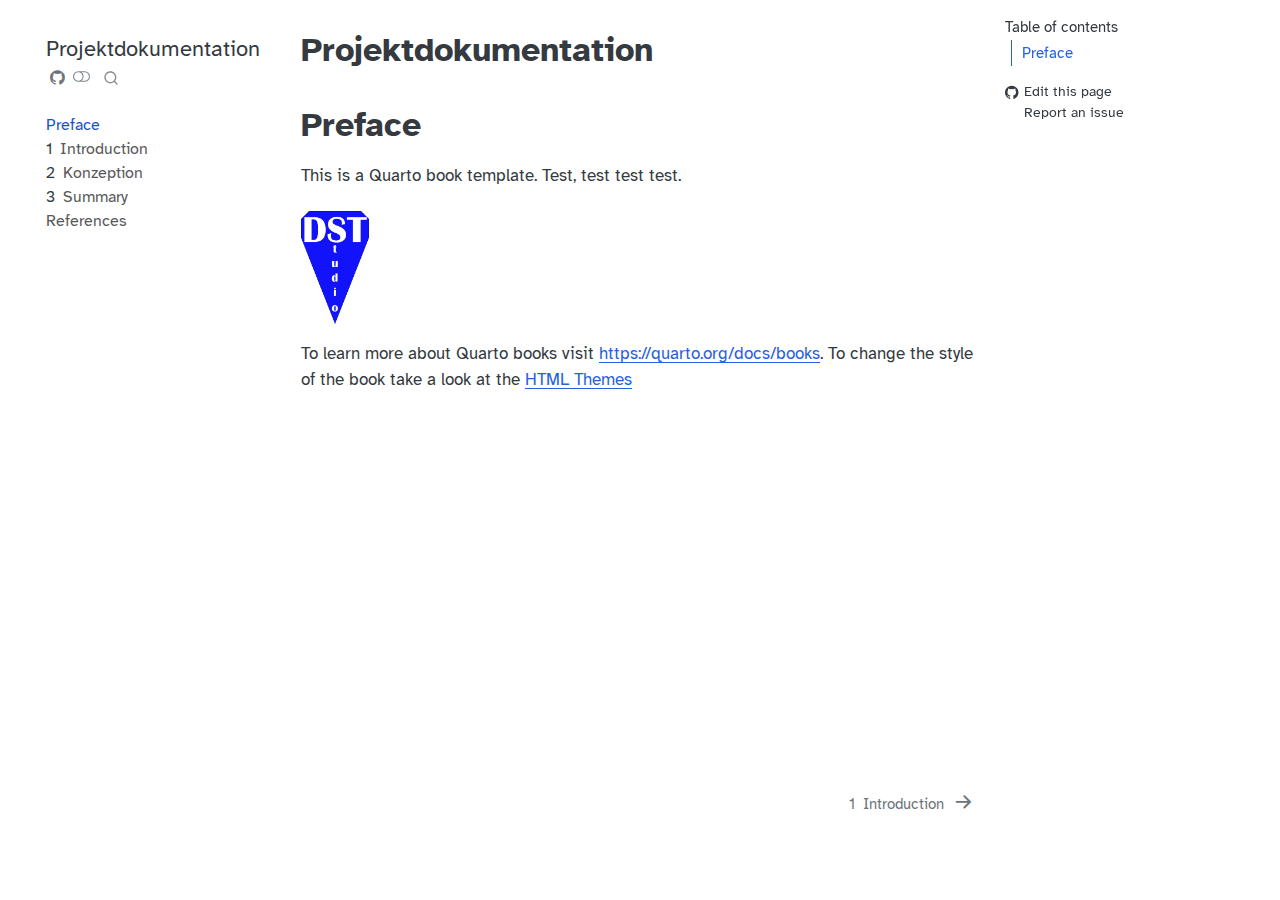
<file: index.html>
<!DOCTYPE html>
<html xmlns="http://www.w3.org/1999/xhtml" lang="en" xml:lang="en"><head>

<meta charset="utf-8">
<meta name="generator" content="quarto-1.4.549">

<meta name="viewport" content="width=device-width, initial-scale=1.0, user-scalable=yes">


<title>Projektdokumentation</title>
<style>
code{white-space: pre-wrap;}
span.smallcaps{font-variant: small-caps;}
div.columns{display: flex; gap: min(4vw, 1.5em);}
div.column{flex: auto; overflow-x: auto;}
div.hanging-indent{margin-left: 1.5em; text-indent: -1.5em;}
ul.task-list{list-style: none;}
ul.task-list li input[type="checkbox"] {
  width: 0.8em;
  margin: 0 0.8em 0.2em -1em; /* quarto-specific, see https://github.com/quarto-dev/quarto-cli/issues/4556 */ 
  vertical-align: middle;
}
</style>


<script src="site_libs/quarto-nav/quarto-nav.js"></script>
<script src="site_libs/quarto-nav/headroom.min.js"></script>
<script src="site_libs/clipboard/clipboard.min.js"></script>
<script src="site_libs/quarto-search/autocomplete.umd.js"></script>
<script src="site_libs/quarto-search/fuse.min.js"></script>
<script src="site_libs/quarto-search/quarto-search.js"></script>
<meta name="quarto:offset" content="./">
<link href="./intro.html" rel="next">
<link href=".//images/Logo_DST_wei.png" rel="icon" type="image/png">
<script src="site_libs/quarto-html/quarto.js"></script>
<script src="site_libs/quarto-html/popper.min.js"></script>
<script src="site_libs/quarto-html/tippy.umd.min.js"></script>
<script src="site_libs/quarto-html/anchor.min.js"></script>
<link href="site_libs/quarto-html/tippy.css" rel="stylesheet">
<link href="site_libs/quarto-html/quarto-syntax-highlighting.css" rel="stylesheet" class="quarto-color-scheme" id="quarto-text-highlighting-styles">
<link href="site_libs/quarto-html/quarto-syntax-highlighting-dark.css" rel="prefetch" class="quarto-color-scheme quarto-color-alternate" id="quarto-text-highlighting-styles">
<script src="site_libs/bootstrap/bootstrap.min.js"></script>
<link href="site_libs/bootstrap/bootstrap-icons.css" rel="stylesheet">
<link href="site_libs/bootstrap/bootstrap.min.css" rel="stylesheet" class="quarto-color-scheme" id="quarto-bootstrap" data-mode="light">
<link href="site_libs/bootstrap/bootstrap-dark.min.css" rel="prefetch" class="quarto-color-scheme quarto-color-alternate" id="quarto-bootstrap" data-mode="light">
<script id="quarto-search-options" type="application/json">{
  "location": "sidebar",
  "copy-button": false,
  "collapse-after": 3,
  "panel-placement": "start",
  "type": "overlay",
  "limit": 50,
  "keyboard-shortcut": [
    "f",
    "/",
    "s"
  ],
  "language": {
    "search-no-results-text": "No results",
    "search-matching-documents-text": "matching documents",
    "search-copy-link-title": "Copy link to search",
    "search-hide-matches-text": "Hide additional matches",
    "search-more-match-text": "more match in this document",
    "search-more-matches-text": "more matches in this document",
    "search-clear-button-title": "Clear",
    "search-text-placeholder": "",
    "search-detached-cancel-button-title": "Cancel",
    "search-submit-button-title": "Submit",
    "search-label": "Search"
  }
}</script>


<meta property="og:title" content="Projektdokumentation">
<meta property="og:description" content="">
<meta property="og:image" content="https://TimmySmq.github.io/dst-documenatation//images/Logo_DST_wei.png">
<meta property="og:site_name" content="Projektdokumentation">
<meta property="og:image:height" content="3233">
<meta property="og:image:width" content="1842">
</head>

<body class="nav-sidebar floating">

<div id="quarto-search-results"></div>
  <header id="quarto-header" class="headroom fixed-top">
  <nav class="quarto-secondary-nav">
    <div class="container-fluid d-flex">
      <button type="button" class="quarto-btn-toggle btn" data-bs-toggle="collapse" data-bs-target=".quarto-sidebar-collapse-item" aria-controls="quarto-sidebar" aria-expanded="false" aria-label="Toggle sidebar navigation" onclick="if (window.quartoToggleHeadroom) { window.quartoToggleHeadroom(); }">
        <i class="bi bi-layout-text-sidebar-reverse"></i>
      </button>
        <nav class="quarto-page-breadcrumbs" aria-label="breadcrumb"><ol class="breadcrumb"><li class="breadcrumb-item"><a href="./index.html">Preface</a></li></ol></nav>
        <a class="flex-grow-1" role="button" data-bs-toggle="collapse" data-bs-target=".quarto-sidebar-collapse-item" aria-controls="quarto-sidebar" aria-expanded="false" aria-label="Toggle sidebar navigation" onclick="if (window.quartoToggleHeadroom) { window.quartoToggleHeadroom(); }">      
        </a>
      <button type="button" class="btn quarto-search-button" aria-label="" onclick="window.quartoOpenSearch();">
        <i class="bi bi-search"></i>
      </button>
    </div>
  </nav>
</header>
<!-- content -->
<div id="quarto-content" class="quarto-container page-columns page-rows-contents page-layout-article">
<!-- sidebar -->
  <nav id="quarto-sidebar" class="sidebar collapse collapse-horizontal quarto-sidebar-collapse-item sidebar-navigation floating overflow-auto">
    <div class="pt-lg-2 mt-2 text-left sidebar-header">
    <div class="sidebar-title mb-0 py-0">
      <a href="./">Projektdokumentation</a> 
        <div class="sidebar-tools-main tools-wide">
    <a href="https://github.com/TimmySmq/dst-documenatation" title="Source Code" class="quarto-navigation-tool px-1" aria-label="Source Code"><i class="bi bi-github"></i></a>
  <a href="" class="quarto-color-scheme-toggle quarto-navigation-tool  px-1" onclick="window.quartoToggleColorScheme(); return false;" title="Toggle dark mode"><i class="bi"></i></a>
    <div id="quarto-search" class="quarto-navigation-tool px-1" title="Search"></div>
</div>
    </div>
      </div>
    <div class="sidebar-menu-container"> 
    <ul class="list-unstyled mt-1">
        <li class="sidebar-item">
  <div class="sidebar-item-container"> 
  <a href="./index.html" class="sidebar-item-text sidebar-link active">
 <span class="menu-text">Preface</span></a>
  </div>
</li>
        <li class="sidebar-item">
  <div class="sidebar-item-container"> 
  <a href="./intro.html" class="sidebar-item-text sidebar-link">
 <span class="menu-text"><span class="chapter-number">1</span>&nbsp; <span class="chapter-title">Introduction</span></span></a>
  </div>
</li>
        <li class="sidebar-item">
  <div class="sidebar-item-container"> 
  <a href="./konzeption.html" class="sidebar-item-text sidebar-link">
 <span class="menu-text"><span class="chapter-number">2</span>&nbsp; <span class="chapter-title">Konzeption</span></span></a>
  </div>
</li>
        <li class="sidebar-item">
  <div class="sidebar-item-container"> 
  <a href="./summary.html" class="sidebar-item-text sidebar-link">
 <span class="menu-text"><span class="chapter-number">3</span>&nbsp; <span class="chapter-title">Summary</span></span></a>
  </div>
</li>
        <li class="sidebar-item">
  <div class="sidebar-item-container"> 
  <a href="./references.html" class="sidebar-item-text sidebar-link">
 <span class="menu-text">References</span></a>
  </div>
</li>
    </ul>
    </div>
</nav>
<div id="quarto-sidebar-glass" class="quarto-sidebar-collapse-item" data-bs-toggle="collapse" data-bs-target=".quarto-sidebar-collapse-item"></div>
<!-- margin-sidebar -->
    <div id="quarto-margin-sidebar" class="sidebar margin-sidebar">
        <nav id="TOC" role="doc-toc" class="toc-active">
    <h2 id="toc-title">Table of contents</h2>
   
  <ul>
  <li><a href="#preface" id="toc-preface" class="nav-link active" data-scroll-target="#preface">Preface</a></li>
  </ul>
<div class="toc-actions"><ul><li><a href="https://github.com/TimmySmq/dst-documenatation/edit/main/index.qmd" class="toc-action"><i class="bi bi-github"></i>Edit this page</a></li><li><a href="https://github.com/TimmySmq/dst-documenatation/issues/new" class="toc-action"><i class="bi empty"></i>Report an issue</a></li></ul></div></nav>
    </div>
<!-- main -->
<main class="content" id="quarto-document-content">

<header id="title-block-header" class="quarto-title-block default">
<div class="quarto-title">
<h1 class="title">Projektdokumentation</h1>
</div>



<div class="quarto-title-meta">

    
  
    
  </div>
  


</header>


<section id="preface" class="level1 unnumbered">
<h1 class="unnumbered">Preface</h1>
<p>This is a Quarto book template. Test, test test test.</p>
<p><img src="images/Logo_DST_wei.png" class="img-fluid" style="width:10.0%"></p>
<p>To learn more about Quarto books visit <a href="https://quarto.org/docs/books" class="uri">https://quarto.org/docs/books</a>. To change the style of the book take a look at the <a href="https://quarto.org/docs/output-formats/html-themes.html">HTML Themes</a></p>


</section>

</main> <!-- /main -->
<script id="quarto-html-after-body" type="application/javascript">
window.document.addEventListener("DOMContentLoaded", function (event) {
  const toggleBodyColorMode = (bsSheetEl) => {
    const mode = bsSheetEl.getAttribute("data-mode");
    const bodyEl = window.document.querySelector("body");
    if (mode === "dark") {
      bodyEl.classList.add("quarto-dark");
      bodyEl.classList.remove("quarto-light");
    } else {
      bodyEl.classList.add("quarto-light");
      bodyEl.classList.remove("quarto-dark");
    }
  }
  const toggleBodyColorPrimary = () => {
    const bsSheetEl = window.document.querySelector("link#quarto-bootstrap");
    if (bsSheetEl) {
      toggleBodyColorMode(bsSheetEl);
    }
  }
  toggleBodyColorPrimary();  
  const disableStylesheet = (stylesheets) => {
    for (let i=0; i < stylesheets.length; i++) {
      const stylesheet = stylesheets[i];
      stylesheet.rel = 'prefetch';
    }
  }
  const enableStylesheet = (stylesheets) => {
    for (let i=0; i < stylesheets.length; i++) {
      const stylesheet = stylesheets[i];
      stylesheet.rel = 'stylesheet';
    }
  }
  const manageTransitions = (selector, allowTransitions) => {
    const els = window.document.querySelectorAll(selector);
    for (let i=0; i < els.length; i++) {
      const el = els[i];
      if (allowTransitions) {
        el.classList.remove('notransition');
      } else {
        el.classList.add('notransition');
      }
    }
  }
  const toggleGiscusIfUsed = (isAlternate, darkModeDefault) => {
    const baseTheme = document.querySelector('#giscus-base-theme')?.value ?? 'light';
    const alternateTheme = document.querySelector('#giscus-alt-theme')?.value ?? 'dark';
    let newTheme = '';
    if(darkModeDefault) {
      newTheme = isAlternate ? baseTheme : alternateTheme;
    } else {
      newTheme = isAlternate ? alternateTheme : baseTheme;
    }
    const changeGiscusTheme = () => {
      // From: https://github.com/giscus/giscus/issues/336
      const sendMessage = (message) => {
        const iframe = document.querySelector('iframe.giscus-frame');
        if (!iframe) return;
        iframe.contentWindow.postMessage({ giscus: message }, 'https://giscus.app');
      }
      sendMessage({
        setConfig: {
          theme: newTheme
        }
      });
    }
    const isGiscussLoaded = window.document.querySelector('iframe.giscus-frame') !== null;
    if (isGiscussLoaded) {
      changeGiscusTheme();
    }
  }
  const toggleColorMode = (alternate) => {
    // Switch the stylesheets
    const alternateStylesheets = window.document.querySelectorAll('link.quarto-color-scheme.quarto-color-alternate');
    manageTransitions('#quarto-margin-sidebar .nav-link', false);
    if (alternate) {
      enableStylesheet(alternateStylesheets);
      for (const sheetNode of alternateStylesheets) {
        if (sheetNode.id === "quarto-bootstrap") {
          toggleBodyColorMode(sheetNode);
        }
      }
    } else {
      disableStylesheet(alternateStylesheets);
      toggleBodyColorPrimary();
    }
    manageTransitions('#quarto-margin-sidebar .nav-link', true);
    // Switch the toggles
    const toggles = window.document.querySelectorAll('.quarto-color-scheme-toggle');
    for (let i=0; i < toggles.length; i++) {
      const toggle = toggles[i];
      if (toggle) {
        if (alternate) {
          toggle.classList.add("alternate");     
        } else {
          toggle.classList.remove("alternate");
        }
      }
    }
    // Hack to workaround the fact that safari doesn't
    // properly recolor the scrollbar when toggling (#1455)
    if (navigator.userAgent.indexOf('Safari') > 0 && navigator.userAgent.indexOf('Chrome') == -1) {
      manageTransitions("body", false);
      window.scrollTo(0, 1);
      setTimeout(() => {
        window.scrollTo(0, 0);
        manageTransitions("body", true);
      }, 40);  
    }
  }
  const isFileUrl = () => { 
    return window.location.protocol === 'file:';
  }
  const hasAlternateSentinel = () => {  
    let styleSentinel = getColorSchemeSentinel();
    if (styleSentinel !== null) {
      return styleSentinel === "alternate";
    } else {
      return false;
    }
  }
  const setStyleSentinel = (alternate) => {
    const value = alternate ? "alternate" : "default";
    if (!isFileUrl()) {
      window.localStorage.setItem("quarto-color-scheme", value);
    } else {
      localAlternateSentinel = value;
    }
  }
  const getColorSchemeSentinel = () => {
    if (!isFileUrl()) {
      const storageValue = window.localStorage.getItem("quarto-color-scheme");
      return storageValue != null ? storageValue : localAlternateSentinel;
    } else {
      return localAlternateSentinel;
    }
  }
  const darkModeDefault = false;
  let localAlternateSentinel = darkModeDefault ? 'alternate' : 'default';
  // Dark / light mode switch
  window.quartoToggleColorScheme = () => {
    // Read the current dark / light value 
    let toAlternate = !hasAlternateSentinel();
    toggleColorMode(toAlternate);
    setStyleSentinel(toAlternate);
    toggleGiscusIfUsed(toAlternate, darkModeDefault);
  };
  // Ensure there is a toggle, if there isn't float one in the top right
  if (window.document.querySelector('.quarto-color-scheme-toggle') === null) {
    const a = window.document.createElement('a');
    a.classList.add('top-right');
    a.classList.add('quarto-color-scheme-toggle');
    a.href = "";
    a.onclick = function() { try { window.quartoToggleColorScheme(); } catch {} return false; };
    const i = window.document.createElement("i");
    i.classList.add('bi');
    a.appendChild(i);
    window.document.body.appendChild(a);
  }
  // Switch to dark mode if need be
  if (hasAlternateSentinel()) {
    toggleColorMode(true);
  } else {
    toggleColorMode(false);
  }
  const icon = "";
  const anchorJS = new window.AnchorJS();
  anchorJS.options = {
    placement: 'right',
    icon: icon
  };
  anchorJS.add('.anchored');
  const isCodeAnnotation = (el) => {
    for (const clz of el.classList) {
      if (clz.startsWith('code-annotation-')) {                     
        return true;
      }
    }
    return false;
  }
  const clipboard = new window.ClipboardJS('.code-copy-button', {
    text: function(trigger) {
      const codeEl = trigger.previousElementSibling.cloneNode(true);
      for (const childEl of codeEl.children) {
        if (isCodeAnnotation(childEl)) {
          childEl.remove();
        }
      }
      return codeEl.innerText;
    }
  });
  clipboard.on('success', function(e) {
    // button target
    const button = e.trigger;
    // don't keep focus
    button.blur();
    // flash "checked"
    button.classList.add('code-copy-button-checked');
    var currentTitle = button.getAttribute("title");
    button.setAttribute("title", "Copied!");
    let tooltip;
    if (window.bootstrap) {
      button.setAttribute("data-bs-toggle", "tooltip");
      button.setAttribute("data-bs-placement", "left");
      button.setAttribute("data-bs-title", "Copied!");
      tooltip = new bootstrap.Tooltip(button, 
        { trigger: "manual", 
          customClass: "code-copy-button-tooltip",
          offset: [0, -8]});
      tooltip.show();    
    }
    setTimeout(function() {
      if (tooltip) {
        tooltip.hide();
        button.removeAttribute("data-bs-title");
        button.removeAttribute("data-bs-toggle");
        button.removeAttribute("data-bs-placement");
      }
      button.setAttribute("title", currentTitle);
      button.classList.remove('code-copy-button-checked');
    }, 1000);
    // clear code selection
    e.clearSelection();
  });
  function tippyHover(el, contentFn, onTriggerFn, onUntriggerFn) {
    const config = {
      allowHTML: true,
      maxWidth: 500,
      delay: 100,
      arrow: false,
      appendTo: function(el) {
          return el.parentElement;
      },
      interactive: true,
      interactiveBorder: 10,
      theme: 'quarto',
      placement: 'bottom-start',
    };
    if (contentFn) {
      config.content = contentFn;
    }
    if (onTriggerFn) {
      config.onTrigger = onTriggerFn;
    }
    if (onUntriggerFn) {
      config.onUntrigger = onUntriggerFn;
    }
    window.tippy(el, config); 
  }
  const noterefs = window.document.querySelectorAll('a[role="doc-noteref"]');
  for (var i=0; i<noterefs.length; i++) {
    const ref = noterefs[i];
    tippyHover(ref, function() {
      // use id or data attribute instead here
      let href = ref.getAttribute('data-footnote-href') || ref.getAttribute('href');
      try { href = new URL(href).hash; } catch {}
      const id = href.replace(/^#\/?/, "");
      const note = window.document.getElementById(id);
      return note.innerHTML;
    });
  }
  const xrefs = window.document.querySelectorAll('a.quarto-xref');
  const processXRef = (id, note) => {
    // Strip column container classes
    const stripColumnClz = (el) => {
      el.classList.remove("page-full", "page-columns");
      if (el.children) {
        for (const child of el.children) {
          stripColumnClz(child);
        }
      }
    }
    stripColumnClz(note)
    if (id === null || id.startsWith('sec-')) {
      // Special case sections, only their first couple elements
      const container = document.createElement("div");
      if (note.children && note.children.length > 2) {
        container.appendChild(note.children[0].cloneNode(true));
        for (let i = 1; i < note.children.length; i++) {
          const child = note.children[i];
          if (child.tagName === "P" && child.innerText === "") {
            continue;
          } else {
            container.appendChild(child.cloneNode(true));
            break;
          }
        }
        if (window.Quarto?.typesetMath) {
          window.Quarto.typesetMath(container);
        }
        return container.innerHTML
      } else {
        if (window.Quarto?.typesetMath) {
          window.Quarto.typesetMath(note);
        }
        return note.innerHTML;
      }
    } else {
      // Remove any anchor links if they are present
      const anchorLink = note.querySelector('a.anchorjs-link');
      if (anchorLink) {
        anchorLink.remove();
      }
      if (window.Quarto?.typesetMath) {
        window.Quarto.typesetMath(note);
      }
      // TODO in 1.5, we should make sure this works without a callout special case
      if (note.classList.contains("callout")) {
        return note.outerHTML;
      } else {
        return note.innerHTML;
      }
    }
  }
  for (var i=0; i<xrefs.length; i++) {
    const xref = xrefs[i];
    tippyHover(xref, undefined, function(instance) {
      instance.disable();
      let url = xref.getAttribute('href');
      let hash = undefined; 
      if (url.startsWith('#')) {
        hash = url;
      } else {
        try { hash = new URL(url).hash; } catch {}
      }
      if (hash) {
        const id = hash.replace(/^#\/?/, "");
        const note = window.document.getElementById(id);
        if (note !== null) {
          try {
            const html = processXRef(id, note.cloneNode(true));
            instance.setContent(html);
          } finally {
            instance.enable();
            instance.show();
          }
        } else {
          // See if we can fetch this
          fetch(url.split('#')[0])
          .then(res => res.text())
          .then(html => {
            const parser = new DOMParser();
            const htmlDoc = parser.parseFromString(html, "text/html");
            const note = htmlDoc.getElementById(id);
            if (note !== null) {
              const html = processXRef(id, note);
              instance.setContent(html);
            } 
          }).finally(() => {
            instance.enable();
            instance.show();
          });
        }
      } else {
        // See if we can fetch a full url (with no hash to target)
        // This is a special case and we should probably do some content thinning / targeting
        fetch(url)
        .then(res => res.text())
        .then(html => {
          const parser = new DOMParser();
          const htmlDoc = parser.parseFromString(html, "text/html");
          const note = htmlDoc.querySelector('main.content');
          if (note !== null) {
            // This should only happen for chapter cross references
            // (since there is no id in the URL)
            // remove the first header
            if (note.children.length > 0 && note.children[0].tagName === "HEADER") {
              note.children[0].remove();
            }
            const html = processXRef(null, note);
            instance.setContent(html);
          } 
        }).finally(() => {
          instance.enable();
          instance.show();
        });
      }
    }, function(instance) {
    });
  }
      let selectedAnnoteEl;
      const selectorForAnnotation = ( cell, annotation) => {
        let cellAttr = 'data-code-cell="' + cell + '"';
        let lineAttr = 'data-code-annotation="' +  annotation + '"';
        const selector = 'span[' + cellAttr + '][' + lineAttr + ']';
        return selector;
      }
      const selectCodeLines = (annoteEl) => {
        const doc = window.document;
        const targetCell = annoteEl.getAttribute("data-target-cell");
        const targetAnnotation = annoteEl.getAttribute("data-target-annotation");
        const annoteSpan = window.document.querySelector(selectorForAnnotation(targetCell, targetAnnotation));
        const lines = annoteSpan.getAttribute("data-code-lines").split(",");
        const lineIds = lines.map((line) => {
          return targetCell + "-" + line;
        })
        let top = null;
        let height = null;
        let parent = null;
        if (lineIds.length > 0) {
            //compute the position of the single el (top and bottom and make a div)
            const el = window.document.getElementById(lineIds[0]);
            top = el.offsetTop;
            height = el.offsetHeight;
            parent = el.parentElement.parentElement;
          if (lineIds.length > 1) {
            const lastEl = window.document.getElementById(lineIds[lineIds.length - 1]);
            const bottom = lastEl.offsetTop + lastEl.offsetHeight;
            height = bottom - top;
          }
          if (top !== null && height !== null && parent !== null) {
            // cook up a div (if necessary) and position it 
            let div = window.document.getElementById("code-annotation-line-highlight");
            if (div === null) {
              div = window.document.createElement("div");
              div.setAttribute("id", "code-annotation-line-highlight");
              div.style.position = 'absolute';
              parent.appendChild(div);
            }
            div.style.top = top - 2 + "px";
            div.style.height = height + 4 + "px";
            div.style.left = 0;
            let gutterDiv = window.document.getElementById("code-annotation-line-highlight-gutter");
            if (gutterDiv === null) {
              gutterDiv = window.document.createElement("div");
              gutterDiv.setAttribute("id", "code-annotation-line-highlight-gutter");
              gutterDiv.style.position = 'absolute';
              const codeCell = window.document.getElementById(targetCell);
              const gutter = codeCell.querySelector('.code-annotation-gutter');
              gutter.appendChild(gutterDiv);
            }
            gutterDiv.style.top = top - 2 + "px";
            gutterDiv.style.height = height + 4 + "px";
          }
          selectedAnnoteEl = annoteEl;
        }
      };
      const unselectCodeLines = () => {
        const elementsIds = ["code-annotation-line-highlight", "code-annotation-line-highlight-gutter"];
        elementsIds.forEach((elId) => {
          const div = window.document.getElementById(elId);
          if (div) {
            div.remove();
          }
        });
        selectedAnnoteEl = undefined;
      };
        // Handle positioning of the toggle
    window.addEventListener(
      "resize",
      throttle(() => {
        elRect = undefined;
        if (selectedAnnoteEl) {
          selectCodeLines(selectedAnnoteEl);
        }
      }, 10)
    );
    function throttle(fn, ms) {
    let throttle = false;
    let timer;
      return (...args) => {
        if(!throttle) { // first call gets through
            fn.apply(this, args);
            throttle = true;
        } else { // all the others get throttled
            if(timer) clearTimeout(timer); // cancel #2
            timer = setTimeout(() => {
              fn.apply(this, args);
              timer = throttle = false;
            }, ms);
        }
      };
    }
      // Attach click handler to the DT
      const annoteDls = window.document.querySelectorAll('dt[data-target-cell]');
      for (const annoteDlNode of annoteDls) {
        annoteDlNode.addEventListener('click', (event) => {
          const clickedEl = event.target;
          if (clickedEl !== selectedAnnoteEl) {
            unselectCodeLines();
            const activeEl = window.document.querySelector('dt[data-target-cell].code-annotation-active');
            if (activeEl) {
              activeEl.classList.remove('code-annotation-active');
            }
            selectCodeLines(clickedEl);
            clickedEl.classList.add('code-annotation-active');
          } else {
            // Unselect the line
            unselectCodeLines();
            clickedEl.classList.remove('code-annotation-active');
          }
        });
      }
  const findCites = (el) => {
    const parentEl = el.parentElement;
    if (parentEl) {
      const cites = parentEl.dataset.cites;
      if (cites) {
        return {
          el,
          cites: cites.split(' ')
        };
      } else {
        return findCites(el.parentElement)
      }
    } else {
      return undefined;
    }
  };
  var bibliorefs = window.document.querySelectorAll('a[role="doc-biblioref"]');
  for (var i=0; i<bibliorefs.length; i++) {
    const ref = bibliorefs[i];
    const citeInfo = findCites(ref);
    if (citeInfo) {
      tippyHover(citeInfo.el, function() {
        var popup = window.document.createElement('div');
        citeInfo.cites.forEach(function(cite) {
          var citeDiv = window.document.createElement('div');
          citeDiv.classList.add('hanging-indent');
          citeDiv.classList.add('csl-entry');
          var biblioDiv = window.document.getElementById('ref-' + cite);
          if (biblioDiv) {
            citeDiv.innerHTML = biblioDiv.innerHTML;
          }
          popup.appendChild(citeDiv);
        });
        return popup.innerHTML;
      });
    }
  }
});
</script>
<nav class="page-navigation">
  <div class="nav-page nav-page-previous">
  </div>
  <div class="nav-page nav-page-next">
      <a href="./intro.html" class="pagination-link" aria-label="<span class='chapter-number'>1</span>&nbsp; <span class='chapter-title'>Introduction</span>">
        <span class="nav-page-text"><span class="chapter-number">1</span>&nbsp; <span class="chapter-title">Introduction</span></span> <i class="bi bi-arrow-right-short"></i>
      </a>
  </div>
</nav>
</div> <!-- /content -->




<footer class="footer"><div class="nav-footer"><div class="nav-footer-center"><div class="toc-actions d-sm-block d-md-none"><ul><li><a href="https://github.com/TimmySmq/dst-documenatation/edit/main/index.qmd" class="toc-action"><i class="bi bi-github"></i>Edit this page</a></li><li><a href="https://github.com/TimmySmq/dst-documenatation/issues/new" class="toc-action"><i class="bi empty"></i>Report an issue</a></li></ul></div></div></div></footer></body></html>
</file>
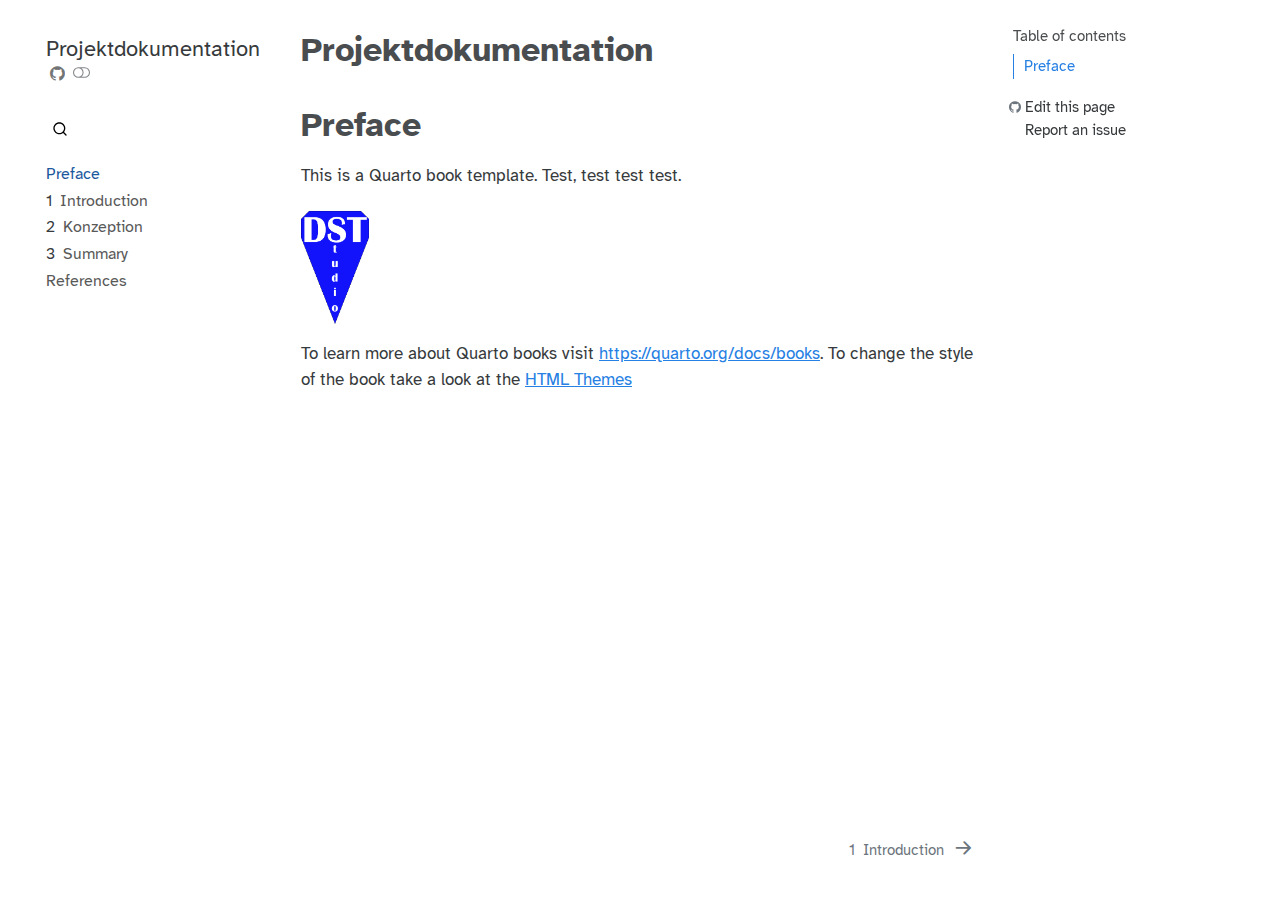
<file: _book/index.html>
<!DOCTYPE html>
<html xmlns="http://www.w3.org/1999/xhtml" lang="en" xml:lang="en"><head>

<meta charset="utf-8">
<meta name="generator" content="quarto-1.3.450">

<meta name="viewport" content="width=device-width, initial-scale=1.0, user-scalable=yes">


<title>Projektdokumentation</title>
<style>
code{white-space: pre-wrap;}
span.smallcaps{font-variant: small-caps;}
div.columns{display: flex; gap: min(4vw, 1.5em);}
div.column{flex: auto; overflow-x: auto;}
div.hanging-indent{margin-left: 1.5em; text-indent: -1.5em;}
ul.task-list{list-style: none;}
ul.task-list li input[type="checkbox"] {
  width: 0.8em;
  margin: 0 0.8em 0.2em -1em; /* quarto-specific, see https://github.com/quarto-dev/quarto-cli/issues/4556 */ 
  vertical-align: middle;
}
</style>


<script src="site_libs/quarto-nav/quarto-nav.js"></script>
<script src="site_libs/quarto-nav/headroom.min.js"></script>
<script src="site_libs/clipboard/clipboard.min.js"></script>
<script src="site_libs/quarto-search/autocomplete.umd.js"></script>
<script src="site_libs/quarto-search/fuse.min.js"></script>
<script src="site_libs/quarto-search/quarto-search.js"></script>
<meta name="quarto:offset" content="./">
<link href="./intro.html" rel="next">
<link href=".//images/Logo_DST_wei.png" rel="icon" type="image/png">
<script src="site_libs/quarto-html/quarto.js"></script>
<script src="site_libs/quarto-html/popper.min.js"></script>
<script src="site_libs/quarto-html/tippy.umd.min.js"></script>
<script src="site_libs/quarto-html/anchor.min.js"></script>
<link href="site_libs/quarto-html/tippy.css" rel="stylesheet">
<link href="site_libs/quarto-html/quarto-syntax-highlighting.css" rel="stylesheet" class="quarto-color-scheme" id="quarto-text-highlighting-styles">
<link href="site_libs/quarto-html/quarto-syntax-highlighting-dark.css" rel="prefetch" class="quarto-color-scheme quarto-color-alternate" id="quarto-text-highlighting-styles">
<script src="site_libs/bootstrap/bootstrap.min.js"></script>
<link href="site_libs/bootstrap/bootstrap-icons.css" rel="stylesheet">
<link href="site_libs/bootstrap/bootstrap.min.css" rel="stylesheet" class="quarto-color-scheme" id="quarto-bootstrap" data-mode="light">
<link href="site_libs/bootstrap/bootstrap-dark.min.css" rel="prefetch" class="quarto-color-scheme quarto-color-alternate" id="quarto-bootstrap" data-mode="light">
<script id="quarto-search-options" type="application/json">{
  "location": "sidebar",
  "copy-button": false,
  "collapse-after": 3,
  "panel-placement": "start",
  "type": "overlay",
  "limit": 20,
  "language": {
    "search-no-results-text": "No results",
    "search-matching-documents-text": "matching documents",
    "search-copy-link-title": "Copy link to search",
    "search-hide-matches-text": "Hide additional matches",
    "search-more-match-text": "more match in this document",
    "search-more-matches-text": "more matches in this document",
    "search-clear-button-title": "Clear",
    "search-detached-cancel-button-title": "Cancel",
    "search-submit-button-title": "Submit",
    "search-label": "Search"
  }
}</script>


<meta property="og:title" content="Projektdokumentation">
<meta property="og:description" content="">
<meta property="og:image" content="https://TimmySmq.github.io/dst-documenatation/images/Logo_DST_wei.png">
<meta property="og:site-name" content="Projektdokumentation">
<meta property="og:image:height" content="3233">
<meta property="og:image:width" content="1842">
</head>

<body class="nav-sidebar floating">

<div id="quarto-search-results"></div>
  <header id="quarto-header" class="headroom fixed-top">
  <nav class="quarto-secondary-nav">
    <div class="container-fluid d-flex">
      <button type="button" class="quarto-btn-toggle btn" data-bs-toggle="collapse" data-bs-target="#quarto-sidebar,#quarto-sidebar-glass" aria-controls="quarto-sidebar" aria-expanded="false" aria-label="Toggle sidebar navigation" onclick="if (window.quartoToggleHeadroom) { window.quartoToggleHeadroom(); }">
        <i class="bi bi-layout-text-sidebar-reverse"></i>
      </button>
      <nav class="quarto-page-breadcrumbs" aria-label="breadcrumb"><ol class="breadcrumb"><li class="breadcrumb-item"><a href="./index.html">Preface</a></li></ol></nav>
      <a class="flex-grow-1" role="button" data-bs-toggle="collapse" data-bs-target="#quarto-sidebar,#quarto-sidebar-glass" aria-controls="quarto-sidebar" aria-expanded="false" aria-label="Toggle sidebar navigation" onclick="if (window.quartoToggleHeadroom) { window.quartoToggleHeadroom(); }">      
      </a>
      <button type="button" class="btn quarto-search-button" aria-label="" onclick="window.quartoOpenSearch();">
        <i class="bi bi-search"></i>
      </button>
    </div>
  </nav>
</header>
<!-- content -->
<div id="quarto-content" class="quarto-container page-columns page-rows-contents page-layout-article">
<!-- sidebar -->
  <nav id="quarto-sidebar" class="sidebar collapse collapse-horizontal sidebar-navigation floating overflow-auto">
    <div class="pt-lg-2 mt-2 text-left sidebar-header">
    <div class="sidebar-title mb-0 py-0">
      <a href="./">Projektdokumentation</a> 
        <div class="sidebar-tools-main">
    <a href="https://github.com/TimmySmq/dst-documenatation" rel="" title="Source Code" class="quarto-navigation-tool px-1" aria-label="Source Code"><i class="bi bi-github"></i></a>
  <a href="" class="quarto-color-scheme-toggle quarto-navigation-tool  px-1" onclick="window.quartoToggleColorScheme(); return false;" title="Toggle dark mode"><i class="bi"></i></a>
</div>
    </div>
      </div>
        <div class="mt-2 flex-shrink-0 align-items-center">
        <div class="sidebar-search">
        <div id="quarto-search" class="" title="Search"></div>
        </div>
        </div>
    <div class="sidebar-menu-container"> 
    <ul class="list-unstyled mt-1">
        <li class="sidebar-item">
  <div class="sidebar-item-container"> 
  <a href="./index.html" class="sidebar-item-text sidebar-link active">
 <span class="menu-text">Preface</span></a>
  </div>
</li>
        <li class="sidebar-item">
  <div class="sidebar-item-container"> 
  <a href="./intro.html" class="sidebar-item-text sidebar-link">
 <span class="menu-text"><span class="chapter-number">1</span>&nbsp; <span class="chapter-title">Introduction</span></span></a>
  </div>
</li>
        <li class="sidebar-item">
  <div class="sidebar-item-container"> 
  <a href="./konzeption.html" class="sidebar-item-text sidebar-link">
 <span class="menu-text"><span class="chapter-number">2</span>&nbsp; <span class="chapter-title">Konzeption</span></span></a>
  </div>
</li>
        <li class="sidebar-item">
  <div class="sidebar-item-container"> 
  <a href="./summary.html" class="sidebar-item-text sidebar-link">
 <span class="menu-text"><span class="chapter-number">3</span>&nbsp; <span class="chapter-title">Summary</span></span></a>
  </div>
</li>
        <li class="sidebar-item">
  <div class="sidebar-item-container"> 
  <a href="./references.html" class="sidebar-item-text sidebar-link">
 <span class="menu-text">References</span></a>
  </div>
</li>
    </ul>
    </div>
</nav>
<div id="quarto-sidebar-glass" data-bs-toggle="collapse" data-bs-target="#quarto-sidebar,#quarto-sidebar-glass"></div>
<!-- margin-sidebar -->
    <div id="quarto-margin-sidebar" class="sidebar margin-sidebar">
        <nav id="TOC" role="doc-toc" class="toc-active">
    <h2 id="toc-title">Table of contents</h2>
   
  <ul>
  <li><a href="#preface" id="toc-preface" class="nav-link active" data-scroll-target="#preface">Preface</a></li>
  </ul>
<div class="toc-actions"><div><i class="bi bi-github"></i></div><div class="action-links"><p><a href="https://github.com/TimmySmq/dst-documenatation/edit/main/index.qmd" class="toc-action">Edit this page</a></p><p><a href="https://github.com/TimmySmq/dst-documenatation/issues/new" class="toc-action">Report an issue</a></p></div></div></nav>
    </div>
<!-- main -->
<main class="content" id="quarto-document-content">

<header id="title-block-header" class="quarto-title-block default">
<div class="quarto-title">
<h1 class="title">Projektdokumentation</h1>
</div>



<div class="quarto-title-meta">

    
  
    
  </div>
  

</header>

<section id="preface" class="level1 unnumbered">
<h1 class="unnumbered">Preface</h1>
<p>This is a Quarto book template. Test, test test test.</p>
<p><img src="images/Logo_DST_wei.png" class="img-fluid" style="width:10.0%"></p>
<p>To learn more about Quarto books visit <a href="https://quarto.org/docs/books" class="uri">https://quarto.org/docs/books</a>. To change the style of the book take a look at the <a href="https://quarto.org/docs/output-formats/html-themes.html">HTML Themes</a></p>


</section>

</main> <!-- /main -->
<script id="quarto-html-after-body" type="application/javascript">
window.document.addEventListener("DOMContentLoaded", function (event) {
  const toggleBodyColorMode = (bsSheetEl) => {
    const mode = bsSheetEl.getAttribute("data-mode");
    const bodyEl = window.document.querySelector("body");
    if (mode === "dark") {
      bodyEl.classList.add("quarto-dark");
      bodyEl.classList.remove("quarto-light");
    } else {
      bodyEl.classList.add("quarto-light");
      bodyEl.classList.remove("quarto-dark");
    }
  }
  const toggleBodyColorPrimary = () => {
    const bsSheetEl = window.document.querySelector("link#quarto-bootstrap");
    if (bsSheetEl) {
      toggleBodyColorMode(bsSheetEl);
    }
  }
  toggleBodyColorPrimary();  
  const disableStylesheet = (stylesheets) => {
    for (let i=0; i < stylesheets.length; i++) {
      const stylesheet = stylesheets[i];
      stylesheet.rel = 'prefetch';
    }
  }
  const enableStylesheet = (stylesheets) => {
    for (let i=0; i < stylesheets.length; i++) {
      const stylesheet = stylesheets[i];
      stylesheet.rel = 'stylesheet';
    }
  }
  const manageTransitions = (selector, allowTransitions) => {
    const els = window.document.querySelectorAll(selector);
    for (let i=0; i < els.length; i++) {
      const el = els[i];
      if (allowTransitions) {
        el.classList.remove('notransition');
      } else {
        el.classList.add('notransition');
      }
    }
  }
  const toggleColorMode = (alternate) => {
    // Switch the stylesheets
    const alternateStylesheets = window.document.querySelectorAll('link.quarto-color-scheme.quarto-color-alternate');
    manageTransitions('#quarto-margin-sidebar .nav-link', false);
    if (alternate) {
      enableStylesheet(alternateStylesheets);
      for (const sheetNode of alternateStylesheets) {
        if (sheetNode.id === "quarto-bootstrap") {
          toggleBodyColorMode(sheetNode);
        }
      }
    } else {
      disableStylesheet(alternateStylesheets);
      toggleBodyColorPrimary();
    }
    manageTransitions('#quarto-margin-sidebar .nav-link', true);
    // Switch the toggles
    const toggles = window.document.querySelectorAll('.quarto-color-scheme-toggle');
    for (let i=0; i < toggles.length; i++) {
      const toggle = toggles[i];
      if (toggle) {
        if (alternate) {
          toggle.classList.add("alternate");     
        } else {
          toggle.classList.remove("alternate");
        }
      }
    }
    // Hack to workaround the fact that safari doesn't
    // properly recolor the scrollbar when toggling (#1455)
    if (navigator.userAgent.indexOf('Safari') > 0 && navigator.userAgent.indexOf('Chrome') == -1) {
      manageTransitions("body", false);
      window.scrollTo(0, 1);
      setTimeout(() => {
        window.scrollTo(0, 0);
        manageTransitions("body", true);
      }, 40);  
    }
  }
  const isFileUrl = () => { 
    return window.location.protocol === 'file:';
  }
  const hasAlternateSentinel = () => {  
    let styleSentinel = getColorSchemeSentinel();
    if (styleSentinel !== null) {
      return styleSentinel === "alternate";
    } else {
      return false;
    }
  }
  const setStyleSentinel = (alternate) => {
    const value = alternate ? "alternate" : "default";
    if (!isFileUrl()) {
      window.localStorage.setItem("quarto-color-scheme", value);
    } else {
      localAlternateSentinel = value;
    }
  }
  const getColorSchemeSentinel = () => {
    if (!isFileUrl()) {
      const storageValue = window.localStorage.getItem("quarto-color-scheme");
      return storageValue != null ? storageValue : localAlternateSentinel;
    } else {
      return localAlternateSentinel;
    }
  }
  let localAlternateSentinel = 'default';
  // Dark / light mode switch
  window.quartoToggleColorScheme = () => {
    // Read the current dark / light value 
    let toAlternate = !hasAlternateSentinel();
    toggleColorMode(toAlternate);
    setStyleSentinel(toAlternate);
  };
  // Ensure there is a toggle, if there isn't float one in the top right
  if (window.document.querySelector('.quarto-color-scheme-toggle') === null) {
    const a = window.document.createElement('a');
    a.classList.add('top-right');
    a.classList.add('quarto-color-scheme-toggle');
    a.href = "";
    a.onclick = function() { try { window.quartoToggleColorScheme(); } catch {} return false; };
    const i = window.document.createElement("i");
    i.classList.add('bi');
    a.appendChild(i);
    window.document.body.appendChild(a);
  }
  // Switch to dark mode if need be
  if (hasAlternateSentinel()) {
    toggleColorMode(true);
  } else {
    toggleColorMode(false);
  }
  const icon = "";
  const anchorJS = new window.AnchorJS();
  anchorJS.options = {
    placement: 'right',
    icon: icon
  };
  anchorJS.add('.anchored');
  const isCodeAnnotation = (el) => {
    for (const clz of el.classList) {
      if (clz.startsWith('code-annotation-')) {                     
        return true;
      }
    }
    return false;
  }
  const clipboard = new window.ClipboardJS('.code-copy-button', {
    text: function(trigger) {
      const codeEl = trigger.previousElementSibling.cloneNode(true);
      for (const childEl of codeEl.children) {
        if (isCodeAnnotation(childEl)) {
          childEl.remove();
        }
      }
      return codeEl.innerText;
    }
  });
  clipboard.on('success', function(e) {
    // button target
    const button = e.trigger;
    // don't keep focus
    button.blur();
    // flash "checked"
    button.classList.add('code-copy-button-checked');
    var currentTitle = button.getAttribute("title");
    button.setAttribute("title", "Copied!");
    let tooltip;
    if (window.bootstrap) {
      button.setAttribute("data-bs-toggle", "tooltip");
      button.setAttribute("data-bs-placement", "left");
      button.setAttribute("data-bs-title", "Copied!");
      tooltip = new bootstrap.Tooltip(button, 
        { trigger: "manual", 
          customClass: "code-copy-button-tooltip",
          offset: [0, -8]});
      tooltip.show();    
    }
    setTimeout(function() {
      if (tooltip) {
        tooltip.hide();
        button.removeAttribute("data-bs-title");
        button.removeAttribute("data-bs-toggle");
        button.removeAttribute("data-bs-placement");
      }
      button.setAttribute("title", currentTitle);
      button.classList.remove('code-copy-button-checked');
    }, 1000);
    // clear code selection
    e.clearSelection();
  });
  function tippyHover(el, contentFn) {
    const config = {
      allowHTML: true,
      content: contentFn,
      maxWidth: 500,
      delay: 100,
      arrow: false,
      appendTo: function(el) {
          return el.parentElement;
      },
      interactive: true,
      interactiveBorder: 10,
      theme: 'quarto',
      placement: 'bottom-start'
    };
    window.tippy(el, config); 
  }
  const noterefs = window.document.querySelectorAll('a[role="doc-noteref"]');
  for (var i=0; i<noterefs.length; i++) {
    const ref = noterefs[i];
    tippyHover(ref, function() {
      // use id or data attribute instead here
      let href = ref.getAttribute('data-footnote-href') || ref.getAttribute('href');
      try { href = new URL(href).hash; } catch {}
      const id = href.replace(/^#\/?/, "");
      const note = window.document.getElementById(id);
      return note.innerHTML;
    });
  }
      let selectedAnnoteEl;
      const selectorForAnnotation = ( cell, annotation) => {
        let cellAttr = 'data-code-cell="' + cell + '"';
        let lineAttr = 'data-code-annotation="' +  annotation + '"';
        const selector = 'span[' + cellAttr + '][' + lineAttr + ']';
        return selector;
      }
      const selectCodeLines = (annoteEl) => {
        const doc = window.document;
        const targetCell = annoteEl.getAttribute("data-target-cell");
        const targetAnnotation = annoteEl.getAttribute("data-target-annotation");
        const annoteSpan = window.document.querySelector(selectorForAnnotation(targetCell, targetAnnotation));
        const lines = annoteSpan.getAttribute("data-code-lines").split(",");
        const lineIds = lines.map((line) => {
          return targetCell + "-" + line;
        })
        let top = null;
        let height = null;
        let parent = null;
        if (lineIds.length > 0) {
            //compute the position of the single el (top and bottom and make a div)
            const el = window.document.getElementById(lineIds[0]);
            top = el.offsetTop;
            height = el.offsetHeight;
            parent = el.parentElement.parentElement;
          if (lineIds.length > 1) {
            const lastEl = window.document.getElementById(lineIds[lineIds.length - 1]);
            const bottom = lastEl.offsetTop + lastEl.offsetHeight;
            height = bottom - top;
          }
          if (top !== null && height !== null && parent !== null) {
            // cook up a div (if necessary) and position it 
            let div = window.document.getElementById("code-annotation-line-highlight");
            if (div === null) {
              div = window.document.createElement("div");
              div.setAttribute("id", "code-annotation-line-highlight");
              div.style.position = 'absolute';
              parent.appendChild(div);
            }
            div.style.top = top - 2 + "px";
            div.style.height = height + 4 + "px";
            let gutterDiv = window.document.getElementById("code-annotation-line-highlight-gutter");
            if (gutterDiv === null) {
              gutterDiv = window.document.createElement("div");
              gutterDiv.setAttribute("id", "code-annotation-line-highlight-gutter");
              gutterDiv.style.position = 'absolute';
              const codeCell = window.document.getElementById(targetCell);
              const gutter = codeCell.querySelector('.code-annotation-gutter');
              gutter.appendChild(gutterDiv);
            }
            gutterDiv.style.top = top - 2 + "px";
            gutterDiv.style.height = height + 4 + "px";
          }
          selectedAnnoteEl = annoteEl;
        }
      };
      const unselectCodeLines = () => {
        const elementsIds = ["code-annotation-line-highlight", "code-annotation-line-highlight-gutter"];
        elementsIds.forEach((elId) => {
          const div = window.document.getElementById(elId);
          if (div) {
            div.remove();
          }
        });
        selectedAnnoteEl = undefined;
      };
      // Attach click handler to the DT
      const annoteDls = window.document.querySelectorAll('dt[data-target-cell]');
      for (const annoteDlNode of annoteDls) {
        annoteDlNode.addEventListener('click', (event) => {
          const clickedEl = event.target;
          if (clickedEl !== selectedAnnoteEl) {
            unselectCodeLines();
            const activeEl = window.document.querySelector('dt[data-target-cell].code-annotation-active');
            if (activeEl) {
              activeEl.classList.remove('code-annotation-active');
            }
            selectCodeLines(clickedEl);
            clickedEl.classList.add('code-annotation-active');
          } else {
            // Unselect the line
            unselectCodeLines();
            clickedEl.classList.remove('code-annotation-active');
          }
        });
      }
  const findCites = (el) => {
    const parentEl = el.parentElement;
    if (parentEl) {
      const cites = parentEl.dataset.cites;
      if (cites) {
        return {
          el,
          cites: cites.split(' ')
        };
      } else {
        return findCites(el.parentElement)
      }
    } else {
      return undefined;
    }
  };
  var bibliorefs = window.document.querySelectorAll('a[role="doc-biblioref"]');
  for (var i=0; i<bibliorefs.length; i++) {
    const ref = bibliorefs[i];
    const citeInfo = findCites(ref);
    if (citeInfo) {
      tippyHover(citeInfo.el, function() {
        var popup = window.document.createElement('div');
        citeInfo.cites.forEach(function(cite) {
          var citeDiv = window.document.createElement('div');
          citeDiv.classList.add('hanging-indent');
          citeDiv.classList.add('csl-entry');
          var biblioDiv = window.document.getElementById('ref-' + cite);
          if (biblioDiv) {
            citeDiv.innerHTML = biblioDiv.innerHTML;
          }
          popup.appendChild(citeDiv);
        });
        return popup.innerHTML;
      });
    }
  }
});
</script>
<nav class="page-navigation">
  <div class="nav-page nav-page-previous">
  </div>
  <div class="nav-page nav-page-next">
      <a href="./intro.html" class="pagination-link">
        <span class="nav-page-text"><span class="chapter-number">1</span>&nbsp; <span class="chapter-title">Introduction</span></span> <i class="bi bi-arrow-right-short"></i>
      </a>
  </div>
</nav>
</div> <!-- /content -->



</body></html>
</file>
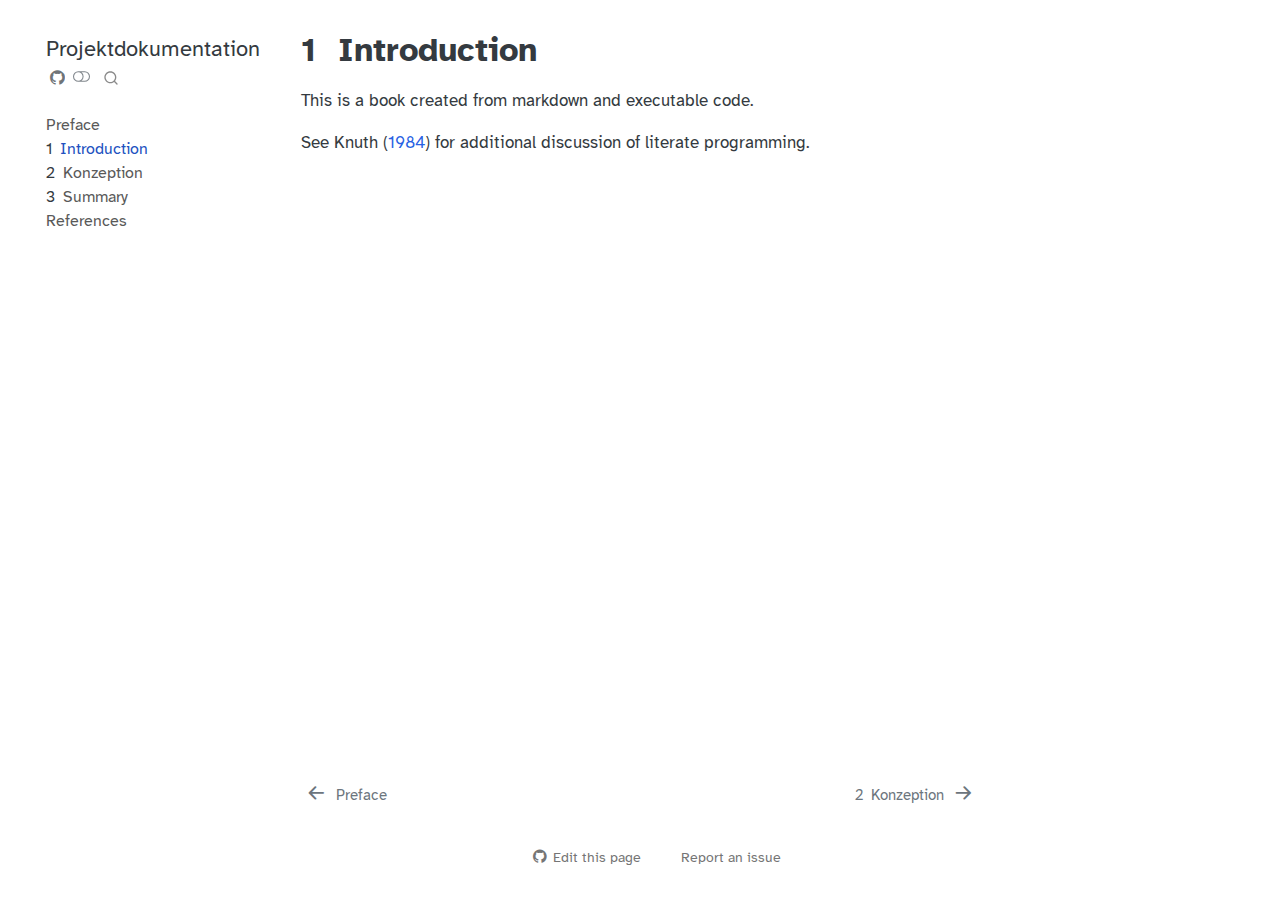
<file: intro.html>
<!DOCTYPE html>
<html xmlns="http://www.w3.org/1999/xhtml" lang="en" xml:lang="en"><head>

<meta charset="utf-8">
<meta name="generator" content="quarto-1.4.549">

<meta name="viewport" content="width=device-width, initial-scale=1.0, user-scalable=yes">


<title>Projektdokumentation - 1&nbsp; Introduction</title>
<style>
code{white-space: pre-wrap;}
span.smallcaps{font-variant: small-caps;}
div.columns{display: flex; gap: min(4vw, 1.5em);}
div.column{flex: auto; overflow-x: auto;}
div.hanging-indent{margin-left: 1.5em; text-indent: -1.5em;}
ul.task-list{list-style: none;}
ul.task-list li input[type="checkbox"] {
  width: 0.8em;
  margin: 0 0.8em 0.2em -1em; /* quarto-specific, see https://github.com/quarto-dev/quarto-cli/issues/4556 */ 
  vertical-align: middle;
}
/* CSS for citations */
div.csl-bib-body { }
div.csl-entry {
  clear: both;
  margin-bottom: 0em;
}
.hanging-indent div.csl-entry {
  margin-left:2em;
  text-indent:-2em;
}
div.csl-left-margin {
  min-width:2em;
  float:left;
}
div.csl-right-inline {
  margin-left:2em;
  padding-left:1em;
}
div.csl-indent {
  margin-left: 2em;
}</style>


<script src="site_libs/quarto-nav/quarto-nav.js"></script>
<script src="site_libs/quarto-nav/headroom.min.js"></script>
<script src="site_libs/clipboard/clipboard.min.js"></script>
<script src="site_libs/quarto-search/autocomplete.umd.js"></script>
<script src="site_libs/quarto-search/fuse.min.js"></script>
<script src="site_libs/quarto-search/quarto-search.js"></script>
<meta name="quarto:offset" content="./">
<link href="./konzeption.html" rel="next">
<link href="./index.html" rel="prev">
<link href=".//images/Logo_DST_wei.png" rel="icon" type="image/png">
<script src="site_libs/quarto-html/quarto.js"></script>
<script src="site_libs/quarto-html/popper.min.js"></script>
<script src="site_libs/quarto-html/tippy.umd.min.js"></script>
<script src="site_libs/quarto-html/anchor.min.js"></script>
<link href="site_libs/quarto-html/tippy.css" rel="stylesheet">
<link href="site_libs/quarto-html/quarto-syntax-highlighting.css" rel="stylesheet" class="quarto-color-scheme" id="quarto-text-highlighting-styles">
<link href="site_libs/quarto-html/quarto-syntax-highlighting-dark.css" rel="prefetch" class="quarto-color-scheme quarto-color-alternate" id="quarto-text-highlighting-styles">
<script src="site_libs/bootstrap/bootstrap.min.js"></script>
<link href="site_libs/bootstrap/bootstrap-icons.css" rel="stylesheet">
<link href="site_libs/bootstrap/bootstrap.min.css" rel="stylesheet" class="quarto-color-scheme" id="quarto-bootstrap" data-mode="light">
<link href="site_libs/bootstrap/bootstrap-dark.min.css" rel="prefetch" class="quarto-color-scheme quarto-color-alternate" id="quarto-bootstrap" data-mode="light">
<script id="quarto-search-options" type="application/json">{
  "location": "sidebar",
  "copy-button": false,
  "collapse-after": 3,
  "panel-placement": "start",
  "type": "overlay",
  "limit": 50,
  "keyboard-shortcut": [
    "f",
    "/",
    "s"
  ],
  "language": {
    "search-no-results-text": "No results",
    "search-matching-documents-text": "matching documents",
    "search-copy-link-title": "Copy link to search",
    "search-hide-matches-text": "Hide additional matches",
    "search-more-match-text": "more match in this document",
    "search-more-matches-text": "more matches in this document",
    "search-clear-button-title": "Clear",
    "search-text-placeholder": "",
    "search-detached-cancel-button-title": "Cancel",
    "search-submit-button-title": "Submit",
    "search-label": "Search"
  }
}</script>


<meta property="og:title" content="Projektdokumentation - 1&nbsp; Introduction">
<meta property="og:description" content="">
<meta property="og:image" content="https://TimmySmq.github.io/dst-documenatation//images/Logo_DST_wei.png">
<meta property="og:site_name" content="Projektdokumentation">
<meta property="og:image:height" content="3233">
<meta property="og:image:width" content="1842">
</head>

<body class="nav-sidebar floating">

<div id="quarto-search-results"></div>
  <header id="quarto-header" class="headroom fixed-top">
  <nav class="quarto-secondary-nav">
    <div class="container-fluid d-flex">
      <button type="button" class="quarto-btn-toggle btn" data-bs-toggle="collapse" data-bs-target=".quarto-sidebar-collapse-item" aria-controls="quarto-sidebar" aria-expanded="false" aria-label="Toggle sidebar navigation" onclick="if (window.quartoToggleHeadroom) { window.quartoToggleHeadroom(); }">
        <i class="bi bi-layout-text-sidebar-reverse"></i>
      </button>
        <nav class="quarto-page-breadcrumbs" aria-label="breadcrumb"><ol class="breadcrumb"><li class="breadcrumb-item"><a href="./intro.html"><span class="chapter-number">1</span>&nbsp; <span class="chapter-title">Introduction</span></a></li></ol></nav>
        <a class="flex-grow-1" role="button" data-bs-toggle="collapse" data-bs-target=".quarto-sidebar-collapse-item" aria-controls="quarto-sidebar" aria-expanded="false" aria-label="Toggle sidebar navigation" onclick="if (window.quartoToggleHeadroom) { window.quartoToggleHeadroom(); }">      
        </a>
      <button type="button" class="btn quarto-search-button" aria-label="" onclick="window.quartoOpenSearch();">
        <i class="bi bi-search"></i>
      </button>
    </div>
  </nav>
</header>
<!-- content -->
<div id="quarto-content" class="quarto-container page-columns page-rows-contents page-layout-article">
<!-- sidebar -->
  <nav id="quarto-sidebar" class="sidebar collapse collapse-horizontal quarto-sidebar-collapse-item sidebar-navigation floating overflow-auto">
    <div class="pt-lg-2 mt-2 text-left sidebar-header">
    <div class="sidebar-title mb-0 py-0">
      <a href="./">Projektdokumentation</a> 
        <div class="sidebar-tools-main tools-wide">
    <a href="https://github.com/TimmySmq/dst-documenatation" title="Source Code" class="quarto-navigation-tool px-1" aria-label="Source Code"><i class="bi bi-github"></i></a>
  <a href="" class="quarto-color-scheme-toggle quarto-navigation-tool  px-1" onclick="window.quartoToggleColorScheme(); return false;" title="Toggle dark mode"><i class="bi"></i></a>
    <div id="quarto-search" class="quarto-navigation-tool px-1" title="Search"></div>
</div>
    </div>
      </div>
    <div class="sidebar-menu-container"> 
    <ul class="list-unstyled mt-1">
        <li class="sidebar-item">
  <div class="sidebar-item-container"> 
  <a href="./index.html" class="sidebar-item-text sidebar-link">
 <span class="menu-text">Preface</span></a>
  </div>
</li>
        <li class="sidebar-item">
  <div class="sidebar-item-container"> 
  <a href="./intro.html" class="sidebar-item-text sidebar-link active">
 <span class="menu-text"><span class="chapter-number">1</span>&nbsp; <span class="chapter-title">Introduction</span></span></a>
  </div>
</li>
        <li class="sidebar-item">
  <div class="sidebar-item-container"> 
  <a href="./konzeption.html" class="sidebar-item-text sidebar-link">
 <span class="menu-text"><span class="chapter-number">2</span>&nbsp; <span class="chapter-title">Konzeption</span></span></a>
  </div>
</li>
        <li class="sidebar-item">
  <div class="sidebar-item-container"> 
  <a href="./summary.html" class="sidebar-item-text sidebar-link">
 <span class="menu-text"><span class="chapter-number">3</span>&nbsp; <span class="chapter-title">Summary</span></span></a>
  </div>
</li>
        <li class="sidebar-item">
  <div class="sidebar-item-container"> 
  <a href="./references.html" class="sidebar-item-text sidebar-link">
 <span class="menu-text">References</span></a>
  </div>
</li>
    </ul>
    </div>
</nav>
<div id="quarto-sidebar-glass" class="quarto-sidebar-collapse-item" data-bs-toggle="collapse" data-bs-target=".quarto-sidebar-collapse-item"></div>
<!-- margin-sidebar -->
    <div id="quarto-margin-sidebar" class="sidebar margin-sidebar">
        
    </div>
<!-- main -->
<main class="content" id="quarto-document-content">

<header id="title-block-header" class="quarto-title-block default">
<div class="quarto-title">
<h1 class="title"><span class="chapter-number">1</span>&nbsp; <span class="chapter-title">Introduction</span></h1>
</div>



<div class="quarto-title-meta">

    
  
    
  </div>
  


</header>


<p>This is a book created from markdown and executable code.</p>
<p>See <span class="citation" data-cites="knuth84">Knuth (<a href="references.html#ref-knuth84" role="doc-biblioref">1984</a>)</span> for additional discussion of literate programming.</p>


<div id="refs" class="references csl-bib-body hanging-indent" data-entry-spacing="0" role="list" style="display: none">
<div id="ref-knuth84" class="csl-entry" role="listitem">
Knuth, Donald E. 1984. <span>“Literate Programming.”</span> <em>Comput. J.</em> 27 (2): 97–111. <a href="https://doi.org/10.1093/comjnl/27.2.97">https://doi.org/10.1093/comjnl/27.2.97</a>.
</div>
</div>

</main> <!-- /main -->
<script id="quarto-html-after-body" type="application/javascript">
window.document.addEventListener("DOMContentLoaded", function (event) {
  const toggleBodyColorMode = (bsSheetEl) => {
    const mode = bsSheetEl.getAttribute("data-mode");
    const bodyEl = window.document.querySelector("body");
    if (mode === "dark") {
      bodyEl.classList.add("quarto-dark");
      bodyEl.classList.remove("quarto-light");
    } else {
      bodyEl.classList.add("quarto-light");
      bodyEl.classList.remove("quarto-dark");
    }
  }
  const toggleBodyColorPrimary = () => {
    const bsSheetEl = window.document.querySelector("link#quarto-bootstrap");
    if (bsSheetEl) {
      toggleBodyColorMode(bsSheetEl);
    }
  }
  toggleBodyColorPrimary();  
  const disableStylesheet = (stylesheets) => {
    for (let i=0; i < stylesheets.length; i++) {
      const stylesheet = stylesheets[i];
      stylesheet.rel = 'prefetch';
    }
  }
  const enableStylesheet = (stylesheets) => {
    for (let i=0; i < stylesheets.length; i++) {
      const stylesheet = stylesheets[i];
      stylesheet.rel = 'stylesheet';
    }
  }
  const manageTransitions = (selector, allowTransitions) => {
    const els = window.document.querySelectorAll(selector);
    for (let i=0; i < els.length; i++) {
      const el = els[i];
      if (allowTransitions) {
        el.classList.remove('notransition');
      } else {
        el.classList.add('notransition');
      }
    }
  }
  const toggleGiscusIfUsed = (isAlternate, darkModeDefault) => {
    const baseTheme = document.querySelector('#giscus-base-theme')?.value ?? 'light';
    const alternateTheme = document.querySelector('#giscus-alt-theme')?.value ?? 'dark';
    let newTheme = '';
    if(darkModeDefault) {
      newTheme = isAlternate ? baseTheme : alternateTheme;
    } else {
      newTheme = isAlternate ? alternateTheme : baseTheme;
    }
    const changeGiscusTheme = () => {
      // From: https://github.com/giscus/giscus/issues/336
      const sendMessage = (message) => {
        const iframe = document.querySelector('iframe.giscus-frame');
        if (!iframe) return;
        iframe.contentWindow.postMessage({ giscus: message }, 'https://giscus.app');
      }
      sendMessage({
        setConfig: {
          theme: newTheme
        }
      });
    }
    const isGiscussLoaded = window.document.querySelector('iframe.giscus-frame') !== null;
    if (isGiscussLoaded) {
      changeGiscusTheme();
    }
  }
  const toggleColorMode = (alternate) => {
    // Switch the stylesheets
    const alternateStylesheets = window.document.querySelectorAll('link.quarto-color-scheme.quarto-color-alternate');
    manageTransitions('#quarto-margin-sidebar .nav-link', false);
    if (alternate) {
      enableStylesheet(alternateStylesheets);
      for (const sheetNode of alternateStylesheets) {
        if (sheetNode.id === "quarto-bootstrap") {
          toggleBodyColorMode(sheetNode);
        }
      }
    } else {
      disableStylesheet(alternateStylesheets);
      toggleBodyColorPrimary();
    }
    manageTransitions('#quarto-margin-sidebar .nav-link', true);
    // Switch the toggles
    const toggles = window.document.querySelectorAll('.quarto-color-scheme-toggle');
    for (let i=0; i < toggles.length; i++) {
      const toggle = toggles[i];
      if (toggle) {
        if (alternate) {
          toggle.classList.add("alternate");     
        } else {
          toggle.classList.remove("alternate");
        }
      }
    }
    // Hack to workaround the fact that safari doesn't
    // properly recolor the scrollbar when toggling (#1455)
    if (navigator.userAgent.indexOf('Safari') > 0 && navigator.userAgent.indexOf('Chrome') == -1) {
      manageTransitions("body", false);
      window.scrollTo(0, 1);
      setTimeout(() => {
        window.scrollTo(0, 0);
        manageTransitions("body", true);
      }, 40);  
    }
  }
  const isFileUrl = () => { 
    return window.location.protocol === 'file:';
  }
  const hasAlternateSentinel = () => {  
    let styleSentinel = getColorSchemeSentinel();
    if (styleSentinel !== null) {
      return styleSentinel === "alternate";
    } else {
      return false;
    }
  }
  const setStyleSentinel = (alternate) => {
    const value = alternate ? "alternate" : "default";
    if (!isFileUrl()) {
      window.localStorage.setItem("quarto-color-scheme", value);
    } else {
      localAlternateSentinel = value;
    }
  }
  const getColorSchemeSentinel = () => {
    if (!isFileUrl()) {
      const storageValue = window.localStorage.getItem("quarto-color-scheme");
      return storageValue != null ? storageValue : localAlternateSentinel;
    } else {
      return localAlternateSentinel;
    }
  }
  const darkModeDefault = false;
  let localAlternateSentinel = darkModeDefault ? 'alternate' : 'default';
  // Dark / light mode switch
  window.quartoToggleColorScheme = () => {
    // Read the current dark / light value 
    let toAlternate = !hasAlternateSentinel();
    toggleColorMode(toAlternate);
    setStyleSentinel(toAlternate);
    toggleGiscusIfUsed(toAlternate, darkModeDefault);
  };
  // Ensure there is a toggle, if there isn't float one in the top right
  if (window.document.querySelector('.quarto-color-scheme-toggle') === null) {
    const a = window.document.createElement('a');
    a.classList.add('top-right');
    a.classList.add('quarto-color-scheme-toggle');
    a.href = "";
    a.onclick = function() { try { window.quartoToggleColorScheme(); } catch {} return false; };
    const i = window.document.createElement("i");
    i.classList.add('bi');
    a.appendChild(i);
    window.document.body.appendChild(a);
  }
  // Switch to dark mode if need be
  if (hasAlternateSentinel()) {
    toggleColorMode(true);
  } else {
    toggleColorMode(false);
  }
  const icon = "";
  const anchorJS = new window.AnchorJS();
  anchorJS.options = {
    placement: 'right',
    icon: icon
  };
  anchorJS.add('.anchored');
  const isCodeAnnotation = (el) => {
    for (const clz of el.classList) {
      if (clz.startsWith('code-annotation-')) {                     
        return true;
      }
    }
    return false;
  }
  const clipboard = new window.ClipboardJS('.code-copy-button', {
    text: function(trigger) {
      const codeEl = trigger.previousElementSibling.cloneNode(true);
      for (const childEl of codeEl.children) {
        if (isCodeAnnotation(childEl)) {
          childEl.remove();
        }
      }
      return codeEl.innerText;
    }
  });
  clipboard.on('success', function(e) {
    // button target
    const button = e.trigger;
    // don't keep focus
    button.blur();
    // flash "checked"
    button.classList.add('code-copy-button-checked');
    var currentTitle = button.getAttribute("title");
    button.setAttribute("title", "Copied!");
    let tooltip;
    if (window.bootstrap) {
      button.setAttribute("data-bs-toggle", "tooltip");
      button.setAttribute("data-bs-placement", "left");
      button.setAttribute("data-bs-title", "Copied!");
      tooltip = new bootstrap.Tooltip(button, 
        { trigger: "manual", 
          customClass: "code-copy-button-tooltip",
          offset: [0, -8]});
      tooltip.show();    
    }
    setTimeout(function() {
      if (tooltip) {
        tooltip.hide();
        button.removeAttribute("data-bs-title");
        button.removeAttribute("data-bs-toggle");
        button.removeAttribute("data-bs-placement");
      }
      button.setAttribute("title", currentTitle);
      button.classList.remove('code-copy-button-checked');
    }, 1000);
    // clear code selection
    e.clearSelection();
  });
  function tippyHover(el, contentFn, onTriggerFn, onUntriggerFn) {
    const config = {
      allowHTML: true,
      maxWidth: 500,
      delay: 100,
      arrow: false,
      appendTo: function(el) {
          return el.parentElement;
      },
      interactive: true,
      interactiveBorder: 10,
      theme: 'quarto',
      placement: 'bottom-start',
    };
    if (contentFn) {
      config.content = contentFn;
    }
    if (onTriggerFn) {
      config.onTrigger = onTriggerFn;
    }
    if (onUntriggerFn) {
      config.onUntrigger = onUntriggerFn;
    }
    window.tippy(el, config); 
  }
  const noterefs = window.document.querySelectorAll('a[role="doc-noteref"]');
  for (var i=0; i<noterefs.length; i++) {
    const ref = noterefs[i];
    tippyHover(ref, function() {
      // use id or data attribute instead here
      let href = ref.getAttribute('data-footnote-href') || ref.getAttribute('href');
      try { href = new URL(href).hash; } catch {}
      const id = href.replace(/^#\/?/, "");
      const note = window.document.getElementById(id);
      return note.innerHTML;
    });
  }
  const xrefs = window.document.querySelectorAll('a.quarto-xref');
  const processXRef = (id, note) => {
    // Strip column container classes
    const stripColumnClz = (el) => {
      el.classList.remove("page-full", "page-columns");
      if (el.children) {
        for (const child of el.children) {
          stripColumnClz(child);
        }
      }
    }
    stripColumnClz(note)
    if (id === null || id.startsWith('sec-')) {
      // Special case sections, only their first couple elements
      const container = document.createElement("div");
      if (note.children && note.children.length > 2) {
        container.appendChild(note.children[0].cloneNode(true));
        for (let i = 1; i < note.children.length; i++) {
          const child = note.children[i];
          if (child.tagName === "P" && child.innerText === "") {
            continue;
          } else {
            container.appendChild(child.cloneNode(true));
            break;
          }
        }
        if (window.Quarto?.typesetMath) {
          window.Quarto.typesetMath(container);
        }
        return container.innerHTML
      } else {
        if (window.Quarto?.typesetMath) {
          window.Quarto.typesetMath(note);
        }
        return note.innerHTML;
      }
    } else {
      // Remove any anchor links if they are present
      const anchorLink = note.querySelector('a.anchorjs-link');
      if (anchorLink) {
        anchorLink.remove();
      }
      if (window.Quarto?.typesetMath) {
        window.Quarto.typesetMath(note);
      }
      // TODO in 1.5, we should make sure this works without a callout special case
      if (note.classList.contains("callout")) {
        return note.outerHTML;
      } else {
        return note.innerHTML;
      }
    }
  }
  for (var i=0; i<xrefs.length; i++) {
    const xref = xrefs[i];
    tippyHover(xref, undefined, function(instance) {
      instance.disable();
      let url = xref.getAttribute('href');
      let hash = undefined; 
      if (url.startsWith('#')) {
        hash = url;
      } else {
        try { hash = new URL(url).hash; } catch {}
      }
      if (hash) {
        const id = hash.replace(/^#\/?/, "");
        const note = window.document.getElementById(id);
        if (note !== null) {
          try {
            const html = processXRef(id, note.cloneNode(true));
            instance.setContent(html);
          } finally {
            instance.enable();
            instance.show();
          }
        } else {
          // See if we can fetch this
          fetch(url.split('#')[0])
          .then(res => res.text())
          .then(html => {
            const parser = new DOMParser();
            const htmlDoc = parser.parseFromString(html, "text/html");
            const note = htmlDoc.getElementById(id);
            if (note !== null) {
              const html = processXRef(id, note);
              instance.setContent(html);
            } 
          }).finally(() => {
            instance.enable();
            instance.show();
          });
        }
      } else {
        // See if we can fetch a full url (with no hash to target)
        // This is a special case and we should probably do some content thinning / targeting
        fetch(url)
        .then(res => res.text())
        .then(html => {
          const parser = new DOMParser();
          const htmlDoc = parser.parseFromString(html, "text/html");
          const note = htmlDoc.querySelector('main.content');
          if (note !== null) {
            // This should only happen for chapter cross references
            // (since there is no id in the URL)
            // remove the first header
            if (note.children.length > 0 && note.children[0].tagName === "HEADER") {
              note.children[0].remove();
            }
            const html = processXRef(null, note);
            instance.setContent(html);
          } 
        }).finally(() => {
          instance.enable();
          instance.show();
        });
      }
    }, function(instance) {
    });
  }
      let selectedAnnoteEl;
      const selectorForAnnotation = ( cell, annotation) => {
        let cellAttr = 'data-code-cell="' + cell + '"';
        let lineAttr = 'data-code-annotation="' +  annotation + '"';
        const selector = 'span[' + cellAttr + '][' + lineAttr + ']';
        return selector;
      }
      const selectCodeLines = (annoteEl) => {
        const doc = window.document;
        const targetCell = annoteEl.getAttribute("data-target-cell");
        const targetAnnotation = annoteEl.getAttribute("data-target-annotation");
        const annoteSpan = window.document.querySelector(selectorForAnnotation(targetCell, targetAnnotation));
        const lines = annoteSpan.getAttribute("data-code-lines").split(",");
        const lineIds = lines.map((line) => {
          return targetCell + "-" + line;
        })
        let top = null;
        let height = null;
        let parent = null;
        if (lineIds.length > 0) {
            //compute the position of the single el (top and bottom and make a div)
            const el = window.document.getElementById(lineIds[0]);
            top = el.offsetTop;
            height = el.offsetHeight;
            parent = el.parentElement.parentElement;
          if (lineIds.length > 1) {
            const lastEl = window.document.getElementById(lineIds[lineIds.length - 1]);
            const bottom = lastEl.offsetTop + lastEl.offsetHeight;
            height = bottom - top;
          }
          if (top !== null && height !== null && parent !== null) {
            // cook up a div (if necessary) and position it 
            let div = window.document.getElementById("code-annotation-line-highlight");
            if (div === null) {
              div = window.document.createElement("div");
              div.setAttribute("id", "code-annotation-line-highlight");
              div.style.position = 'absolute';
              parent.appendChild(div);
            }
            div.style.top = top - 2 + "px";
            div.style.height = height + 4 + "px";
            div.style.left = 0;
            let gutterDiv = window.document.getElementById("code-annotation-line-highlight-gutter");
            if (gutterDiv === null) {
              gutterDiv = window.document.createElement("div");
              gutterDiv.setAttribute("id", "code-annotation-line-highlight-gutter");
              gutterDiv.style.position = 'absolute';
              const codeCell = window.document.getElementById(targetCell);
              const gutter = codeCell.querySelector('.code-annotation-gutter');
              gutter.appendChild(gutterDiv);
            }
            gutterDiv.style.top = top - 2 + "px";
            gutterDiv.style.height = height + 4 + "px";
          }
          selectedAnnoteEl = annoteEl;
        }
      };
      const unselectCodeLines = () => {
        const elementsIds = ["code-annotation-line-highlight", "code-annotation-line-highlight-gutter"];
        elementsIds.forEach((elId) => {
          const div = window.document.getElementById(elId);
          if (div) {
            div.remove();
          }
        });
        selectedAnnoteEl = undefined;
      };
        // Handle positioning of the toggle
    window.addEventListener(
      "resize",
      throttle(() => {
        elRect = undefined;
        if (selectedAnnoteEl) {
          selectCodeLines(selectedAnnoteEl);
        }
      }, 10)
    );
    function throttle(fn, ms) {
    let throttle = false;
    let timer;
      return (...args) => {
        if(!throttle) { // first call gets through
            fn.apply(this, args);
            throttle = true;
        } else { // all the others get throttled
            if(timer) clearTimeout(timer); // cancel #2
            timer = setTimeout(() => {
              fn.apply(this, args);
              timer = throttle = false;
            }, ms);
        }
      };
    }
      // Attach click handler to the DT
      const annoteDls = window.document.querySelectorAll('dt[data-target-cell]');
      for (const annoteDlNode of annoteDls) {
        annoteDlNode.addEventListener('click', (event) => {
          const clickedEl = event.target;
          if (clickedEl !== selectedAnnoteEl) {
            unselectCodeLines();
            const activeEl = window.document.querySelector('dt[data-target-cell].code-annotation-active');
            if (activeEl) {
              activeEl.classList.remove('code-annotation-active');
            }
            selectCodeLines(clickedEl);
            clickedEl.classList.add('code-annotation-active');
          } else {
            // Unselect the line
            unselectCodeLines();
            clickedEl.classList.remove('code-annotation-active');
          }
        });
      }
  const findCites = (el) => {
    const parentEl = el.parentElement;
    if (parentEl) {
      const cites = parentEl.dataset.cites;
      if (cites) {
        return {
          el,
          cites: cites.split(' ')
        };
      } else {
        return findCites(el.parentElement)
      }
    } else {
      return undefined;
    }
  };
  var bibliorefs = window.document.querySelectorAll('a[role="doc-biblioref"]');
  for (var i=0; i<bibliorefs.length; i++) {
    const ref = bibliorefs[i];
    const citeInfo = findCites(ref);
    if (citeInfo) {
      tippyHover(citeInfo.el, function() {
        var popup = window.document.createElement('div');
        citeInfo.cites.forEach(function(cite) {
          var citeDiv = window.document.createElement('div');
          citeDiv.classList.add('hanging-indent');
          citeDiv.classList.add('csl-entry');
          var biblioDiv = window.document.getElementById('ref-' + cite);
          if (biblioDiv) {
            citeDiv.innerHTML = biblioDiv.innerHTML;
          }
          popup.appendChild(citeDiv);
        });
        return popup.innerHTML;
      });
    }
  }
});
</script>
<nav class="page-navigation">
  <div class="nav-page nav-page-previous">
      <a href="./index.html" class="pagination-link  aria-label=" preface"="">
        <i class="bi bi-arrow-left-short"></i> <span class="nav-page-text">Preface</span>
      </a>          
  </div>
  <div class="nav-page nav-page-next">
      <a href="./konzeption.html" class="pagination-link" aria-label="<span class='chapter-number'>2</span>&nbsp; <span class='chapter-title'>Konzeption</span>">
        <span class="nav-page-text"><span class="chapter-number">2</span>&nbsp; <span class="chapter-title">Konzeption</span></span> <i class="bi bi-arrow-right-short"></i>
      </a>
  </div>
</nav>
</div> <!-- /content -->




<footer class="footer"><div class="nav-footer"><div class="nav-footer-center"><div class="toc-actions"><ul><li><a href="https://github.com/TimmySmq/dst-documenatation/edit/main/intro.qmd" class="toc-action"><i class="bi bi-github"></i>Edit this page</a></li><li><a href="https://github.com/TimmySmq/dst-documenatation/issues/new" class="toc-action"><i class="bi empty"></i>Report an issue</a></li></ul></div></div></div></footer></body></html>
</file>
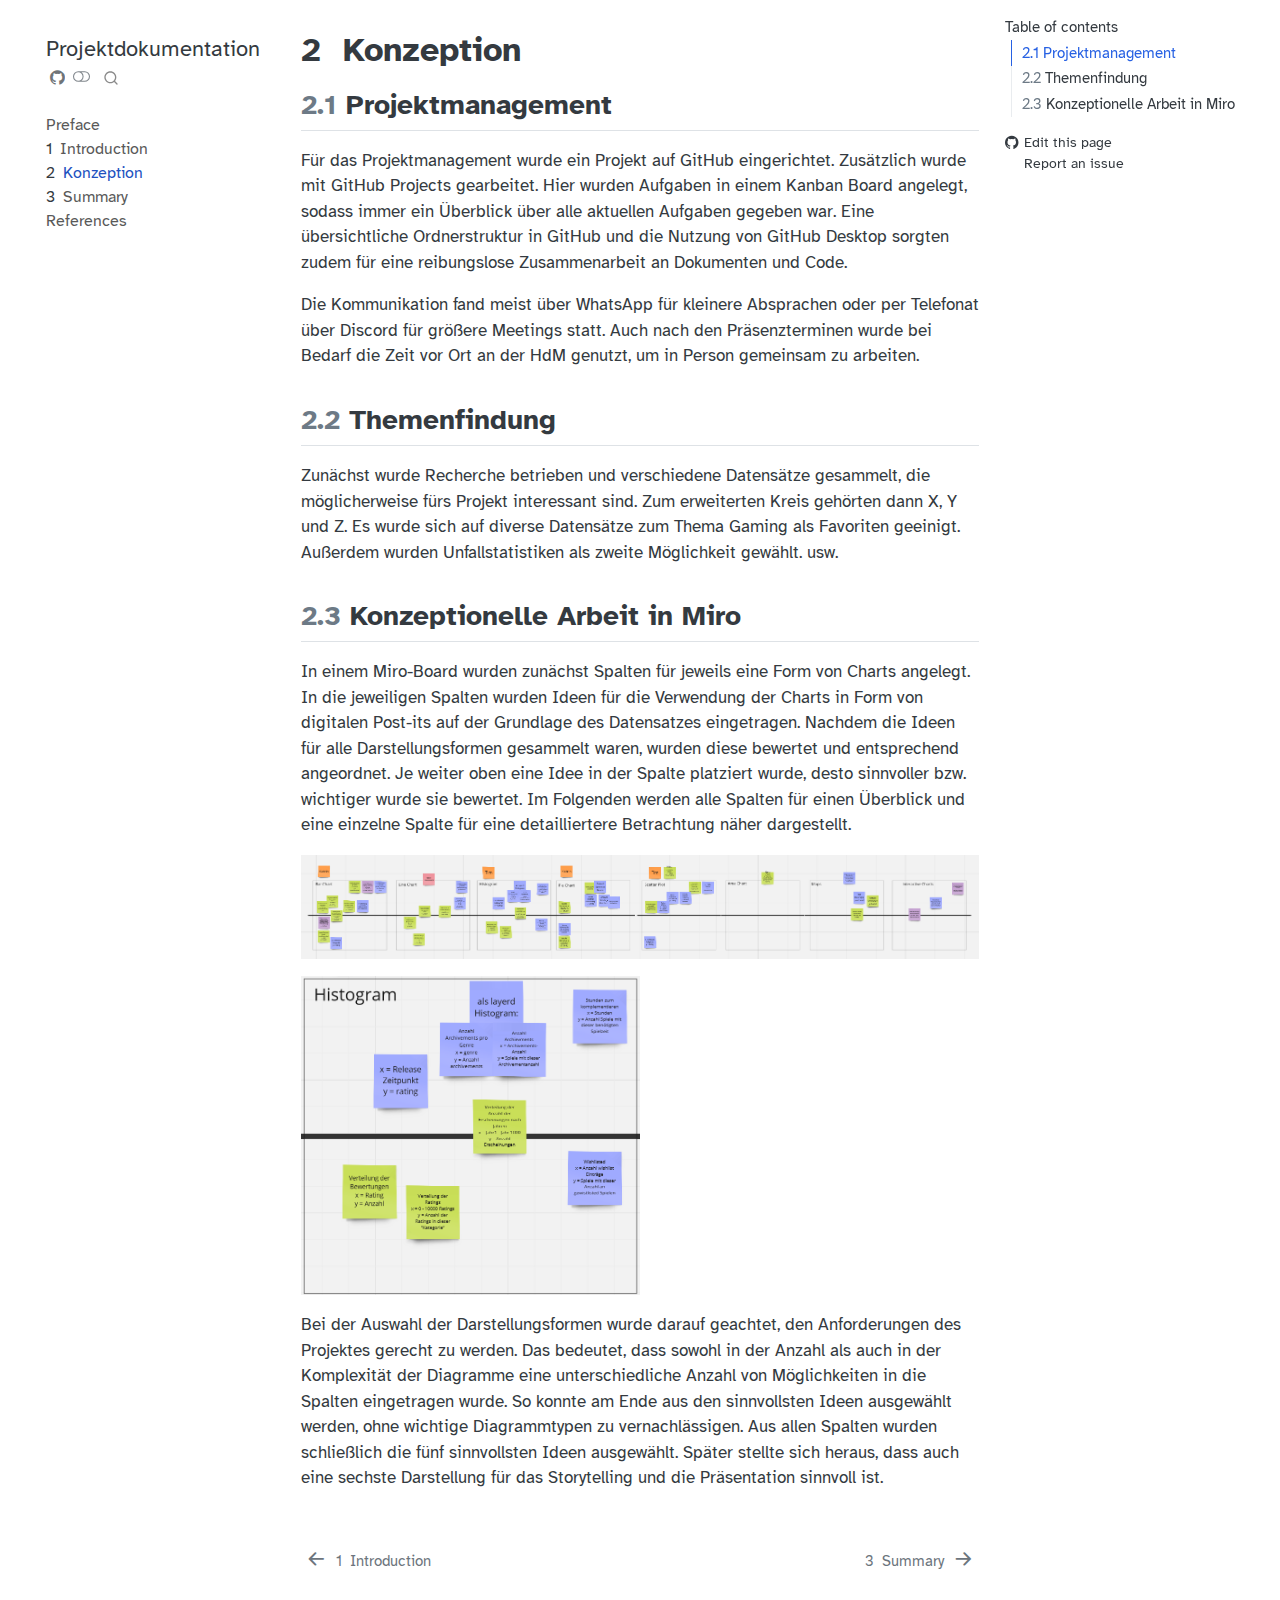
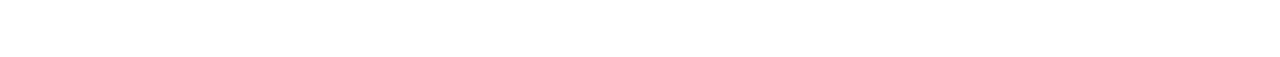
<file: konzeption.html>
<!DOCTYPE html>
<html xmlns="http://www.w3.org/1999/xhtml" lang="en" xml:lang="en"><head>

<meta charset="utf-8">
<meta name="generator" content="quarto-1.4.549">

<meta name="viewport" content="width=device-width, initial-scale=1.0, user-scalable=yes">


<title>Projektdokumentation - 2&nbsp; Konzeption</title>
<style>
code{white-space: pre-wrap;}
span.smallcaps{font-variant: small-caps;}
div.columns{display: flex; gap: min(4vw, 1.5em);}
div.column{flex: auto; overflow-x: auto;}
div.hanging-indent{margin-left: 1.5em; text-indent: -1.5em;}
ul.task-list{list-style: none;}
ul.task-list li input[type="checkbox"] {
  width: 0.8em;
  margin: 0 0.8em 0.2em -1em; /* quarto-specific, see https://github.com/quarto-dev/quarto-cli/issues/4556 */ 
  vertical-align: middle;
}
</style>


<script src="site_libs/quarto-nav/quarto-nav.js"></script>
<script src="site_libs/quarto-nav/headroom.min.js"></script>
<script src="site_libs/clipboard/clipboard.min.js"></script>
<script src="site_libs/quarto-search/autocomplete.umd.js"></script>
<script src="site_libs/quarto-search/fuse.min.js"></script>
<script src="site_libs/quarto-search/quarto-search.js"></script>
<meta name="quarto:offset" content="./">
<link href="./summary.html" rel="next">
<link href="./intro.html" rel="prev">
<link href=".//images/Logo_DST_wei.png" rel="icon" type="image/png">
<script src="site_libs/quarto-html/quarto.js"></script>
<script src="site_libs/quarto-html/popper.min.js"></script>
<script src="site_libs/quarto-html/tippy.umd.min.js"></script>
<script src="site_libs/quarto-html/anchor.min.js"></script>
<link href="site_libs/quarto-html/tippy.css" rel="stylesheet">
<link href="site_libs/quarto-html/quarto-syntax-highlighting.css" rel="stylesheet" class="quarto-color-scheme" id="quarto-text-highlighting-styles">
<link href="site_libs/quarto-html/quarto-syntax-highlighting-dark.css" rel="prefetch" class="quarto-color-scheme quarto-color-alternate" id="quarto-text-highlighting-styles">
<script src="site_libs/bootstrap/bootstrap.min.js"></script>
<link href="site_libs/bootstrap/bootstrap-icons.css" rel="stylesheet">
<link href="site_libs/bootstrap/bootstrap.min.css" rel="stylesheet" class="quarto-color-scheme" id="quarto-bootstrap" data-mode="light">
<link href="site_libs/bootstrap/bootstrap-dark.min.css" rel="prefetch" class="quarto-color-scheme quarto-color-alternate" id="quarto-bootstrap" data-mode="light">
<script id="quarto-search-options" type="application/json">{
  "location": "sidebar",
  "copy-button": false,
  "collapse-after": 3,
  "panel-placement": "start",
  "type": "overlay",
  "limit": 50,
  "keyboard-shortcut": [
    "f",
    "/",
    "s"
  ],
  "language": {
    "search-no-results-text": "No results",
    "search-matching-documents-text": "matching documents",
    "search-copy-link-title": "Copy link to search",
    "search-hide-matches-text": "Hide additional matches",
    "search-more-match-text": "more match in this document",
    "search-more-matches-text": "more matches in this document",
    "search-clear-button-title": "Clear",
    "search-text-placeholder": "",
    "search-detached-cancel-button-title": "Cancel",
    "search-submit-button-title": "Submit",
    "search-label": "Search"
  }
}</script>


<meta property="og:title" content="Projektdokumentation - 2&nbsp; Konzeption">
<meta property="og:description" content="">
<meta property="og:image" content="https://TimmySmq.github.io/dst-documenatation//images/Logo_DST_wei.png">
<meta property="og:site_name" content="Projektdokumentation">
<meta property="og:image:height" content="3233">
<meta property="og:image:width" content="1842">
</head>

<body class="nav-sidebar floating">

<div id="quarto-search-results"></div>
  <header id="quarto-header" class="headroom fixed-top">
  <nav class="quarto-secondary-nav">
    <div class="container-fluid d-flex">
      <button type="button" class="quarto-btn-toggle btn" data-bs-toggle="collapse" data-bs-target=".quarto-sidebar-collapse-item" aria-controls="quarto-sidebar" aria-expanded="false" aria-label="Toggle sidebar navigation" onclick="if (window.quartoToggleHeadroom) { window.quartoToggleHeadroom(); }">
        <i class="bi bi-layout-text-sidebar-reverse"></i>
      </button>
        <nav class="quarto-page-breadcrumbs" aria-label="breadcrumb"><ol class="breadcrumb"><li class="breadcrumb-item"><a href="./konzeption.html"><span class="chapter-number">2</span>&nbsp; <span class="chapter-title">Konzeption</span></a></li></ol></nav>
        <a class="flex-grow-1" role="button" data-bs-toggle="collapse" data-bs-target=".quarto-sidebar-collapse-item" aria-controls="quarto-sidebar" aria-expanded="false" aria-label="Toggle sidebar navigation" onclick="if (window.quartoToggleHeadroom) { window.quartoToggleHeadroom(); }">      
        </a>
      <button type="button" class="btn quarto-search-button" aria-label="" onclick="window.quartoOpenSearch();">
        <i class="bi bi-search"></i>
      </button>
    </div>
  </nav>
</header>
<!-- content -->
<div id="quarto-content" class="quarto-container page-columns page-rows-contents page-layout-article">
<!-- sidebar -->
  <nav id="quarto-sidebar" class="sidebar collapse collapse-horizontal quarto-sidebar-collapse-item sidebar-navigation floating overflow-auto">
    <div class="pt-lg-2 mt-2 text-left sidebar-header">
    <div class="sidebar-title mb-0 py-0">
      <a href="./">Projektdokumentation</a> 
        <div class="sidebar-tools-main tools-wide">
    <a href="https://github.com/TimmySmq/dst-documenatation" title="Source Code" class="quarto-navigation-tool px-1" aria-label="Source Code"><i class="bi bi-github"></i></a>
  <a href="" class="quarto-color-scheme-toggle quarto-navigation-tool  px-1" onclick="window.quartoToggleColorScheme(); return false;" title="Toggle dark mode"><i class="bi"></i></a>
    <div id="quarto-search" class="quarto-navigation-tool px-1" title="Search"></div>
</div>
    </div>
      </div>
    <div class="sidebar-menu-container"> 
    <ul class="list-unstyled mt-1">
        <li class="sidebar-item">
  <div class="sidebar-item-container"> 
  <a href="./index.html" class="sidebar-item-text sidebar-link">
 <span class="menu-text">Preface</span></a>
  </div>
</li>
        <li class="sidebar-item">
  <div class="sidebar-item-container"> 
  <a href="./intro.html" class="sidebar-item-text sidebar-link">
 <span class="menu-text"><span class="chapter-number">1</span>&nbsp; <span class="chapter-title">Introduction</span></span></a>
  </div>
</li>
        <li class="sidebar-item">
  <div class="sidebar-item-container"> 
  <a href="./konzeption.html" class="sidebar-item-text sidebar-link active">
 <span class="menu-text"><span class="chapter-number">2</span>&nbsp; <span class="chapter-title">Konzeption</span></span></a>
  </div>
</li>
        <li class="sidebar-item">
  <div class="sidebar-item-container"> 
  <a href="./summary.html" class="sidebar-item-text sidebar-link">
 <span class="menu-text"><span class="chapter-number">3</span>&nbsp; <span class="chapter-title">Summary</span></span></a>
  </div>
</li>
        <li class="sidebar-item">
  <div class="sidebar-item-container"> 
  <a href="./references.html" class="sidebar-item-text sidebar-link">
 <span class="menu-text">References</span></a>
  </div>
</li>
    </ul>
    </div>
</nav>
<div id="quarto-sidebar-glass" class="quarto-sidebar-collapse-item" data-bs-toggle="collapse" data-bs-target=".quarto-sidebar-collapse-item"></div>
<!-- margin-sidebar -->
    <div id="quarto-margin-sidebar" class="sidebar margin-sidebar">
        <nav id="TOC" role="doc-toc" class="toc-active">
    <h2 id="toc-title">Table of contents</h2>
   
  <ul>
  <li><a href="#projektmanagement" id="toc-projektmanagement" class="nav-link active" data-scroll-target="#projektmanagement"><span class="header-section-number">2.1</span> Projektmanagement</a></li>
  <li><a href="#themenfindung" id="toc-themenfindung" class="nav-link" data-scroll-target="#themenfindung"><span class="header-section-number">2.2</span> Themenfindung</a></li>
  <li><a href="#konzeptionelle-arbeit-in-miro" id="toc-konzeptionelle-arbeit-in-miro" class="nav-link" data-scroll-target="#konzeptionelle-arbeit-in-miro"><span class="header-section-number">2.3</span> Konzeptionelle Arbeit in Miro</a></li>
  </ul>
<div class="toc-actions"><ul><li><a href="https://github.com/TimmySmq/dst-documenatation/edit/main/konzeption.qmd" class="toc-action"><i class="bi bi-github"></i>Edit this page</a></li><li><a href="https://github.com/TimmySmq/dst-documenatation/issues/new" class="toc-action"><i class="bi empty"></i>Report an issue</a></li></ul></div></nav>
    </div>
<!-- main -->
<main class="content" id="quarto-document-content">

<header id="title-block-header" class="quarto-title-block default">
<div class="quarto-title">
<h1 class="title"><span class="chapter-number">2</span>&nbsp; <span class="chapter-title">Konzeption</span></h1>
</div>



<div class="quarto-title-meta">

    
  
    
  </div>
  


</header>


<section id="projektmanagement" class="level2" data-number="2.1">
<h2 data-number="2.1" class="anchored" data-anchor-id="projektmanagement"><span class="header-section-number">2.1</span> Projektmanagement</h2>
<p>Für das Projektmanagement wurde ein Projekt auf GitHub eingerichtet. Zusätzlich wurde mit GitHub Projects gearbeitet. Hier wurden Aufgaben in einem Kanban Board angelegt, sodass immer ein Überblick über alle aktuellen Aufgaben gegeben war. Eine übersichtliche Ordnerstruktur in GitHub und die Nutzung von GitHub Desktop sorgten zudem für eine reibungslose Zusammenarbeit an Dokumenten und Code.</p>
<p>Die Kommunikation fand meist über WhatsApp für kleinere Absprachen oder per Telefonat über Discord für größere Meetings statt. Auch nach den Präsenzterminen wurde bei Bedarf die Zeit vor Ort an der HdM genutzt, um in Person gemeinsam zu arbeiten.</p>
</section>
<section id="themenfindung" class="level2" data-number="2.2">
<h2 data-number="2.2" class="anchored" data-anchor-id="themenfindung"><span class="header-section-number">2.2</span> Themenfindung</h2>
<p>Zunächst wurde Recherche betrieben und verschiedene Datensätze gesammelt, die möglicherweise fürs Projekt interessant sind. Zum erweiterten Kreis gehörten dann X, Y und Z. Es wurde sich auf diverse Datensätze zum Thema Gaming als Favoriten geeinigt. Außerdem wurden Unfallstatistiken als zweite Möglichkeit gewählt. usw.</p>
</section>
<section id="konzeptionelle-arbeit-in-miro" class="level2" data-number="2.3">
<h2 data-number="2.3" class="anchored" data-anchor-id="konzeptionelle-arbeit-in-miro"><span class="header-section-number">2.3</span> Konzeptionelle Arbeit in Miro</h2>
<p>In einem Miro-Board wurden zunächst Spalten für jeweils eine Form von Charts angelegt. In die jeweiligen Spalten wurden Ideen für die Verwendung der Charts in Form von digitalen Post-its auf der Grundlage des Datensatzes eingetragen. Nachdem die Ideen für alle Darstellungsformen gesammelt waren, wurden diese bewertet und entsprechend angeordnet. Je weiter oben eine Idee in der Spalte platziert wurde, desto sinnvoller bzw. wichtiger wurde sie bewertet. Im Folgenden werden alle Spalten für einen Überblick und eine einzelne Spalte für eine detailliertere Betrachtung näher dargestellt.</p>
<p><img src="images/DST1.png" class="img-fluid" style="width:100.0%"></p>
<p><img src="images/DST2.png" class="img-fluid" style="width:50.0%"></p>
<p>Bei der Auswahl der Darstellungsformen wurde darauf geachtet, den Anforderungen des Projektes gerecht zu werden. Das bedeutet, dass sowohl in der Anzahl als auch in der Komplexität der Diagramme eine unterschiedliche Anzahl von Möglichkeiten in die Spalten eingetragen wurde. So konnte am Ende aus den sinnvollsten Ideen ausgewählt werden, ohne wichtige Diagrammtypen zu vernachlässigen. Aus allen Spalten wurden schließlich die fünf sinnvollsten Ideen ausgewählt. Später stellte sich heraus, dass auch eine sechste Darstellung für das Storytelling und die Präsentation sinnvoll ist.</p>


</section>

</main> <!-- /main -->
<script id="quarto-html-after-body" type="application/javascript">
window.document.addEventListener("DOMContentLoaded", function (event) {
  const toggleBodyColorMode = (bsSheetEl) => {
    const mode = bsSheetEl.getAttribute("data-mode");
    const bodyEl = window.document.querySelector("body");
    if (mode === "dark") {
      bodyEl.classList.add("quarto-dark");
      bodyEl.classList.remove("quarto-light");
    } else {
      bodyEl.classList.add("quarto-light");
      bodyEl.classList.remove("quarto-dark");
    }
  }
  const toggleBodyColorPrimary = () => {
    const bsSheetEl = window.document.querySelector("link#quarto-bootstrap");
    if (bsSheetEl) {
      toggleBodyColorMode(bsSheetEl);
    }
  }
  toggleBodyColorPrimary();  
  const disableStylesheet = (stylesheets) => {
    for (let i=0; i < stylesheets.length; i++) {
      const stylesheet = stylesheets[i];
      stylesheet.rel = 'prefetch';
    }
  }
  const enableStylesheet = (stylesheets) => {
    for (let i=0; i < stylesheets.length; i++) {
      const stylesheet = stylesheets[i];
      stylesheet.rel = 'stylesheet';
    }
  }
  const manageTransitions = (selector, allowTransitions) => {
    const els = window.document.querySelectorAll(selector);
    for (let i=0; i < els.length; i++) {
      const el = els[i];
      if (allowTransitions) {
        el.classList.remove('notransition');
      } else {
        el.classList.add('notransition');
      }
    }
  }
  const toggleGiscusIfUsed = (isAlternate, darkModeDefault) => {
    const baseTheme = document.querySelector('#giscus-base-theme')?.value ?? 'light';
    const alternateTheme = document.querySelector('#giscus-alt-theme')?.value ?? 'dark';
    let newTheme = '';
    if(darkModeDefault) {
      newTheme = isAlternate ? baseTheme : alternateTheme;
    } else {
      newTheme = isAlternate ? alternateTheme : baseTheme;
    }
    const changeGiscusTheme = () => {
      // From: https://github.com/giscus/giscus/issues/336
      const sendMessage = (message) => {
        const iframe = document.querySelector('iframe.giscus-frame');
        if (!iframe) return;
        iframe.contentWindow.postMessage({ giscus: message }, 'https://giscus.app');
      }
      sendMessage({
        setConfig: {
          theme: newTheme
        }
      });
    }
    const isGiscussLoaded = window.document.querySelector('iframe.giscus-frame') !== null;
    if (isGiscussLoaded) {
      changeGiscusTheme();
    }
  }
  const toggleColorMode = (alternate) => {
    // Switch the stylesheets
    const alternateStylesheets = window.document.querySelectorAll('link.quarto-color-scheme.quarto-color-alternate');
    manageTransitions('#quarto-margin-sidebar .nav-link', false);
    if (alternate) {
      enableStylesheet(alternateStylesheets);
      for (const sheetNode of alternateStylesheets) {
        if (sheetNode.id === "quarto-bootstrap") {
          toggleBodyColorMode(sheetNode);
        }
      }
    } else {
      disableStylesheet(alternateStylesheets);
      toggleBodyColorPrimary();
    }
    manageTransitions('#quarto-margin-sidebar .nav-link', true);
    // Switch the toggles
    const toggles = window.document.querySelectorAll('.quarto-color-scheme-toggle');
    for (let i=0; i < toggles.length; i++) {
      const toggle = toggles[i];
      if (toggle) {
        if (alternate) {
          toggle.classList.add("alternate");     
        } else {
          toggle.classList.remove("alternate");
        }
      }
    }
    // Hack to workaround the fact that safari doesn't
    // properly recolor the scrollbar when toggling (#1455)
    if (navigator.userAgent.indexOf('Safari') > 0 && navigator.userAgent.indexOf('Chrome') == -1) {
      manageTransitions("body", false);
      window.scrollTo(0, 1);
      setTimeout(() => {
        window.scrollTo(0, 0);
        manageTransitions("body", true);
      }, 40);  
    }
  }
  const isFileUrl = () => { 
    return window.location.protocol === 'file:';
  }
  const hasAlternateSentinel = () => {  
    let styleSentinel = getColorSchemeSentinel();
    if (styleSentinel !== null) {
      return styleSentinel === "alternate";
    } else {
      return false;
    }
  }
  const setStyleSentinel = (alternate) => {
    const value = alternate ? "alternate" : "default";
    if (!isFileUrl()) {
      window.localStorage.setItem("quarto-color-scheme", value);
    } else {
      localAlternateSentinel = value;
    }
  }
  const getColorSchemeSentinel = () => {
    if (!isFileUrl()) {
      const storageValue = window.localStorage.getItem("quarto-color-scheme");
      return storageValue != null ? storageValue : localAlternateSentinel;
    } else {
      return localAlternateSentinel;
    }
  }
  const darkModeDefault = false;
  let localAlternateSentinel = darkModeDefault ? 'alternate' : 'default';
  // Dark / light mode switch
  window.quartoToggleColorScheme = () => {
    // Read the current dark / light value 
    let toAlternate = !hasAlternateSentinel();
    toggleColorMode(toAlternate);
    setStyleSentinel(toAlternate);
    toggleGiscusIfUsed(toAlternate, darkModeDefault);
  };
  // Ensure there is a toggle, if there isn't float one in the top right
  if (window.document.querySelector('.quarto-color-scheme-toggle') === null) {
    const a = window.document.createElement('a');
    a.classList.add('top-right');
    a.classList.add('quarto-color-scheme-toggle');
    a.href = "";
    a.onclick = function() { try { window.quartoToggleColorScheme(); } catch {} return false; };
    const i = window.document.createElement("i");
    i.classList.add('bi');
    a.appendChild(i);
    window.document.body.appendChild(a);
  }
  // Switch to dark mode if need be
  if (hasAlternateSentinel()) {
    toggleColorMode(true);
  } else {
    toggleColorMode(false);
  }
  const icon = "";
  const anchorJS = new window.AnchorJS();
  anchorJS.options = {
    placement: 'right',
    icon: icon
  };
  anchorJS.add('.anchored');
  const isCodeAnnotation = (el) => {
    for (const clz of el.classList) {
      if (clz.startsWith('code-annotation-')) {                     
        return true;
      }
    }
    return false;
  }
  const clipboard = new window.ClipboardJS('.code-copy-button', {
    text: function(trigger) {
      const codeEl = trigger.previousElementSibling.cloneNode(true);
      for (const childEl of codeEl.children) {
        if (isCodeAnnotation(childEl)) {
          childEl.remove();
        }
      }
      return codeEl.innerText;
    }
  });
  clipboard.on('success', function(e) {
    // button target
    const button = e.trigger;
    // don't keep focus
    button.blur();
    // flash "checked"
    button.classList.add('code-copy-button-checked');
    var currentTitle = button.getAttribute("title");
    button.setAttribute("title", "Copied!");
    let tooltip;
    if (window.bootstrap) {
      button.setAttribute("data-bs-toggle", "tooltip");
      button.setAttribute("data-bs-placement", "left");
      button.setAttribute("data-bs-title", "Copied!");
      tooltip = new bootstrap.Tooltip(button, 
        { trigger: "manual", 
          customClass: "code-copy-button-tooltip",
          offset: [0, -8]});
      tooltip.show();    
    }
    setTimeout(function() {
      if (tooltip) {
        tooltip.hide();
        button.removeAttribute("data-bs-title");
        button.removeAttribute("data-bs-toggle");
        button.removeAttribute("data-bs-placement");
      }
      button.setAttribute("title", currentTitle);
      button.classList.remove('code-copy-button-checked');
    }, 1000);
    // clear code selection
    e.clearSelection();
  });
  function tippyHover(el, contentFn, onTriggerFn, onUntriggerFn) {
    const config = {
      allowHTML: true,
      maxWidth: 500,
      delay: 100,
      arrow: false,
      appendTo: function(el) {
          return el.parentElement;
      },
      interactive: true,
      interactiveBorder: 10,
      theme: 'quarto',
      placement: 'bottom-start',
    };
    if (contentFn) {
      config.content = contentFn;
    }
    if (onTriggerFn) {
      config.onTrigger = onTriggerFn;
    }
    if (onUntriggerFn) {
      config.onUntrigger = onUntriggerFn;
    }
    window.tippy(el, config); 
  }
  const noterefs = window.document.querySelectorAll('a[role="doc-noteref"]');
  for (var i=0; i<noterefs.length; i++) {
    const ref = noterefs[i];
    tippyHover(ref, function() {
      // use id or data attribute instead here
      let href = ref.getAttribute('data-footnote-href') || ref.getAttribute('href');
      try { href = new URL(href).hash; } catch {}
      const id = href.replace(/^#\/?/, "");
      const note = window.document.getElementById(id);
      return note.innerHTML;
    });
  }
  const xrefs = window.document.querySelectorAll('a.quarto-xref');
  const processXRef = (id, note) => {
    // Strip column container classes
    const stripColumnClz = (el) => {
      el.classList.remove("page-full", "page-columns");
      if (el.children) {
        for (const child of el.children) {
          stripColumnClz(child);
        }
      }
    }
    stripColumnClz(note)
    if (id === null || id.startsWith('sec-')) {
      // Special case sections, only their first couple elements
      const container = document.createElement("div");
      if (note.children && note.children.length > 2) {
        container.appendChild(note.children[0].cloneNode(true));
        for (let i = 1; i < note.children.length; i++) {
          const child = note.children[i];
          if (child.tagName === "P" && child.innerText === "") {
            continue;
          } else {
            container.appendChild(child.cloneNode(true));
            break;
          }
        }
        if (window.Quarto?.typesetMath) {
          window.Quarto.typesetMath(container);
        }
        return container.innerHTML
      } else {
        if (window.Quarto?.typesetMath) {
          window.Quarto.typesetMath(note);
        }
        return note.innerHTML;
      }
    } else {
      // Remove any anchor links if they are present
      const anchorLink = note.querySelector('a.anchorjs-link');
      if (anchorLink) {
        anchorLink.remove();
      }
      if (window.Quarto?.typesetMath) {
        window.Quarto.typesetMath(note);
      }
      // TODO in 1.5, we should make sure this works without a callout special case
      if (note.classList.contains("callout")) {
        return note.outerHTML;
      } else {
        return note.innerHTML;
      }
    }
  }
  for (var i=0; i<xrefs.length; i++) {
    const xref = xrefs[i];
    tippyHover(xref, undefined, function(instance) {
      instance.disable();
      let url = xref.getAttribute('href');
      let hash = undefined; 
      if (url.startsWith('#')) {
        hash = url;
      } else {
        try { hash = new URL(url).hash; } catch {}
      }
      if (hash) {
        const id = hash.replace(/^#\/?/, "");
        const note = window.document.getElementById(id);
        if (note !== null) {
          try {
            const html = processXRef(id, note.cloneNode(true));
            instance.setContent(html);
          } finally {
            instance.enable();
            instance.show();
          }
        } else {
          // See if we can fetch this
          fetch(url.split('#')[0])
          .then(res => res.text())
          .then(html => {
            const parser = new DOMParser();
            const htmlDoc = parser.parseFromString(html, "text/html");
            const note = htmlDoc.getElementById(id);
            if (note !== null) {
              const html = processXRef(id, note);
              instance.setContent(html);
            } 
          }).finally(() => {
            instance.enable();
            instance.show();
          });
        }
      } else {
        // See if we can fetch a full url (with no hash to target)
        // This is a special case and we should probably do some content thinning / targeting
        fetch(url)
        .then(res => res.text())
        .then(html => {
          const parser = new DOMParser();
          const htmlDoc = parser.parseFromString(html, "text/html");
          const note = htmlDoc.querySelector('main.content');
          if (note !== null) {
            // This should only happen for chapter cross references
            // (since there is no id in the URL)
            // remove the first header
            if (note.children.length > 0 && note.children[0].tagName === "HEADER") {
              note.children[0].remove();
            }
            const html = processXRef(null, note);
            instance.setContent(html);
          } 
        }).finally(() => {
          instance.enable();
          instance.show();
        });
      }
    }, function(instance) {
    });
  }
      let selectedAnnoteEl;
      const selectorForAnnotation = ( cell, annotation) => {
        let cellAttr = 'data-code-cell="' + cell + '"';
        let lineAttr = 'data-code-annotation="' +  annotation + '"';
        const selector = 'span[' + cellAttr + '][' + lineAttr + ']';
        return selector;
      }
      const selectCodeLines = (annoteEl) => {
        const doc = window.document;
        const targetCell = annoteEl.getAttribute("data-target-cell");
        const targetAnnotation = annoteEl.getAttribute("data-target-annotation");
        const annoteSpan = window.document.querySelector(selectorForAnnotation(targetCell, targetAnnotation));
        const lines = annoteSpan.getAttribute("data-code-lines").split(",");
        const lineIds = lines.map((line) => {
          return targetCell + "-" + line;
        })
        let top = null;
        let height = null;
        let parent = null;
        if (lineIds.length > 0) {
            //compute the position of the single el (top and bottom and make a div)
            const el = window.document.getElementById(lineIds[0]);
            top = el.offsetTop;
            height = el.offsetHeight;
            parent = el.parentElement.parentElement;
          if (lineIds.length > 1) {
            const lastEl = window.document.getElementById(lineIds[lineIds.length - 1]);
            const bottom = lastEl.offsetTop + lastEl.offsetHeight;
            height = bottom - top;
          }
          if (top !== null && height !== null && parent !== null) {
            // cook up a div (if necessary) and position it 
            let div = window.document.getElementById("code-annotation-line-highlight");
            if (div === null) {
              div = window.document.createElement("div");
              div.setAttribute("id", "code-annotation-line-highlight");
              div.style.position = 'absolute';
              parent.appendChild(div);
            }
            div.style.top = top - 2 + "px";
            div.style.height = height + 4 + "px";
            div.style.left = 0;
            let gutterDiv = window.document.getElementById("code-annotation-line-highlight-gutter");
            if (gutterDiv === null) {
              gutterDiv = window.document.createElement("div");
              gutterDiv.setAttribute("id", "code-annotation-line-highlight-gutter");
              gutterDiv.style.position = 'absolute';
              const codeCell = window.document.getElementById(targetCell);
              const gutter = codeCell.querySelector('.code-annotation-gutter');
              gutter.appendChild(gutterDiv);
            }
            gutterDiv.style.top = top - 2 + "px";
            gutterDiv.style.height = height + 4 + "px";
          }
          selectedAnnoteEl = annoteEl;
        }
      };
      const unselectCodeLines = () => {
        const elementsIds = ["code-annotation-line-highlight", "code-annotation-line-highlight-gutter"];
        elementsIds.forEach((elId) => {
          const div = window.document.getElementById(elId);
          if (div) {
            div.remove();
          }
        });
        selectedAnnoteEl = undefined;
      };
        // Handle positioning of the toggle
    window.addEventListener(
      "resize",
      throttle(() => {
        elRect = undefined;
        if (selectedAnnoteEl) {
          selectCodeLines(selectedAnnoteEl);
        }
      }, 10)
    );
    function throttle(fn, ms) {
    let throttle = false;
    let timer;
      return (...args) => {
        if(!throttle) { // first call gets through
            fn.apply(this, args);
            throttle = true;
        } else { // all the others get throttled
            if(timer) clearTimeout(timer); // cancel #2
            timer = setTimeout(() => {
              fn.apply(this, args);
              timer = throttle = false;
            }, ms);
        }
      };
    }
      // Attach click handler to the DT
      const annoteDls = window.document.querySelectorAll('dt[data-target-cell]');
      for (const annoteDlNode of annoteDls) {
        annoteDlNode.addEventListener('click', (event) => {
          const clickedEl = event.target;
          if (clickedEl !== selectedAnnoteEl) {
            unselectCodeLines();
            const activeEl = window.document.querySelector('dt[data-target-cell].code-annotation-active');
            if (activeEl) {
              activeEl.classList.remove('code-annotation-active');
            }
            selectCodeLines(clickedEl);
            clickedEl.classList.add('code-annotation-active');
          } else {
            // Unselect the line
            unselectCodeLines();
            clickedEl.classList.remove('code-annotation-active');
          }
        });
      }
  const findCites = (el) => {
    const parentEl = el.parentElement;
    if (parentEl) {
      const cites = parentEl.dataset.cites;
      if (cites) {
        return {
          el,
          cites: cites.split(' ')
        };
      } else {
        return findCites(el.parentElement)
      }
    } else {
      return undefined;
    }
  };
  var bibliorefs = window.document.querySelectorAll('a[role="doc-biblioref"]');
  for (var i=0; i<bibliorefs.length; i++) {
    const ref = bibliorefs[i];
    const citeInfo = findCites(ref);
    if (citeInfo) {
      tippyHover(citeInfo.el, function() {
        var popup = window.document.createElement('div');
        citeInfo.cites.forEach(function(cite) {
          var citeDiv = window.document.createElement('div');
          citeDiv.classList.add('hanging-indent');
          citeDiv.classList.add('csl-entry');
          var biblioDiv = window.document.getElementById('ref-' + cite);
          if (biblioDiv) {
            citeDiv.innerHTML = biblioDiv.innerHTML;
          }
          popup.appendChild(citeDiv);
        });
        return popup.innerHTML;
      });
    }
  }
});
</script>
<nav class="page-navigation">
  <div class="nav-page nav-page-previous">
      <a href="./intro.html" class="pagination-link  aria-label=" &lt;span="">
        <i class="bi bi-arrow-left-short"></i> <span class="nav-page-text"><span class="chapter-number">1</span>&nbsp; <span class="chapter-title">Introduction</span></span>
      </a>          
  </div>
  <div class="nav-page nav-page-next">
      <a href="./summary.html" class="pagination-link" aria-label="<span class='chapter-number'>3</span>&nbsp; <span class='chapter-title'>Summary</span>">
        <span class="nav-page-text"><span class="chapter-number">3</span>&nbsp; <span class="chapter-title">Summary</span></span> <i class="bi bi-arrow-right-short"></i>
      </a>
  </div>
</nav>
</div> <!-- /content -->




<footer class="footer"><div class="nav-footer"><div class="nav-footer-center"><div class="toc-actions d-sm-block d-md-none"><ul><li><a href="https://github.com/TimmySmq/dst-documenatation/edit/main/konzeption.qmd" class="toc-action"><i class="bi bi-github"></i>Edit this page</a></li><li><a href="https://github.com/TimmySmq/dst-documenatation/issues/new" class="toc-action"><i class="bi empty"></i>Report an issue</a></li></ul></div></div></div></footer></body></html>
</file>
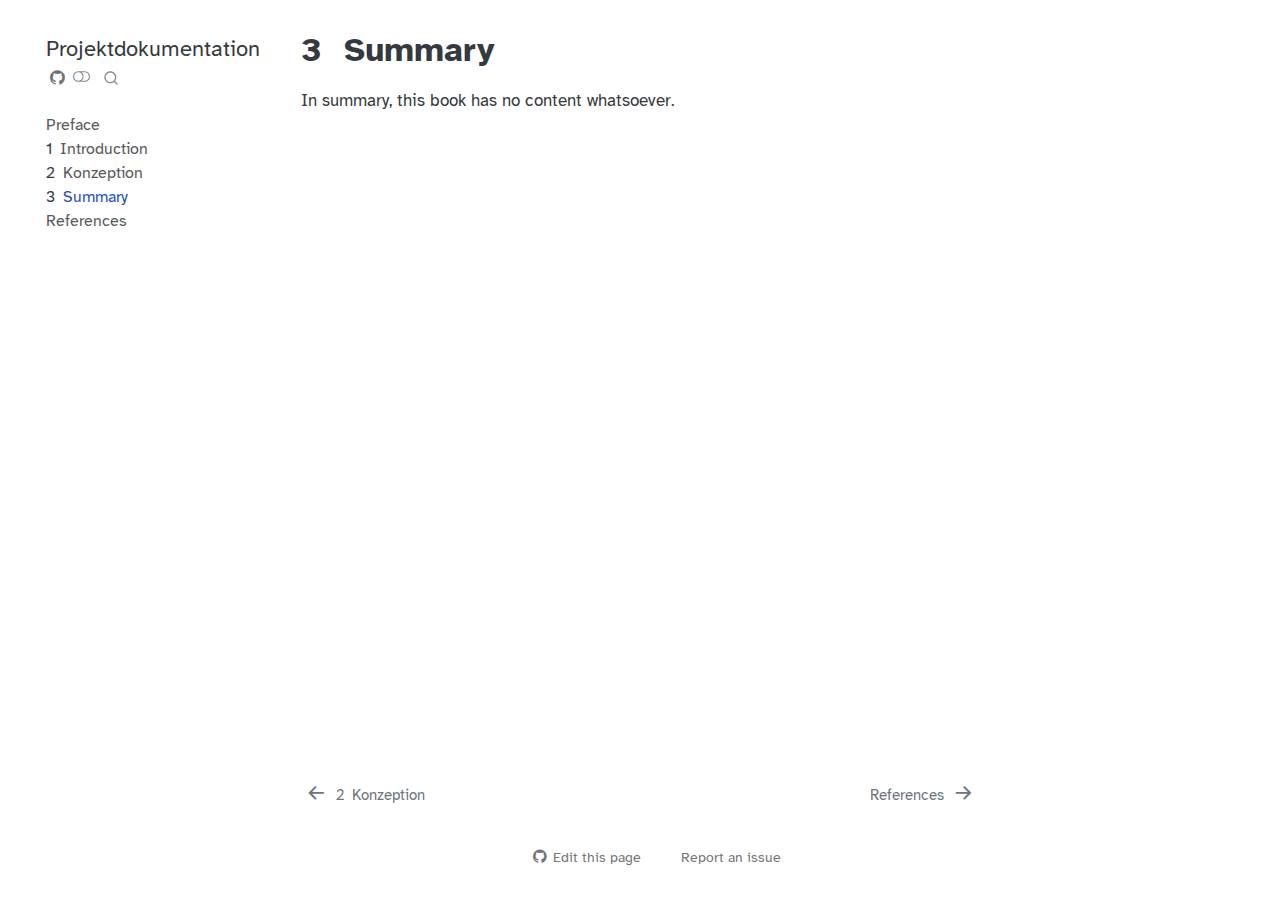
<file: summary.html>
<!DOCTYPE html>
<html xmlns="http://www.w3.org/1999/xhtml" lang="en" xml:lang="en"><head>

<meta charset="utf-8">
<meta name="generator" content="quarto-1.4.549">

<meta name="viewport" content="width=device-width, initial-scale=1.0, user-scalable=yes">


<title>Projektdokumentation - 3&nbsp; Summary</title>
<style>
code{white-space: pre-wrap;}
span.smallcaps{font-variant: small-caps;}
div.columns{display: flex; gap: min(4vw, 1.5em);}
div.column{flex: auto; overflow-x: auto;}
div.hanging-indent{margin-left: 1.5em; text-indent: -1.5em;}
ul.task-list{list-style: none;}
ul.task-list li input[type="checkbox"] {
  width: 0.8em;
  margin: 0 0.8em 0.2em -1em; /* quarto-specific, see https://github.com/quarto-dev/quarto-cli/issues/4556 */ 
  vertical-align: middle;
}
</style>


<script src="site_libs/quarto-nav/quarto-nav.js"></script>
<script src="site_libs/quarto-nav/headroom.min.js"></script>
<script src="site_libs/clipboard/clipboard.min.js"></script>
<script src="site_libs/quarto-search/autocomplete.umd.js"></script>
<script src="site_libs/quarto-search/fuse.min.js"></script>
<script src="site_libs/quarto-search/quarto-search.js"></script>
<meta name="quarto:offset" content="./">
<link href="./references.html" rel="next">
<link href="./konzeption.html" rel="prev">
<link href=".//images/Logo_DST_wei.png" rel="icon" type="image/png">
<script src="site_libs/quarto-html/quarto.js"></script>
<script src="site_libs/quarto-html/popper.min.js"></script>
<script src="site_libs/quarto-html/tippy.umd.min.js"></script>
<script src="site_libs/quarto-html/anchor.min.js"></script>
<link href="site_libs/quarto-html/tippy.css" rel="stylesheet">
<link href="site_libs/quarto-html/quarto-syntax-highlighting.css" rel="stylesheet" class="quarto-color-scheme" id="quarto-text-highlighting-styles">
<link href="site_libs/quarto-html/quarto-syntax-highlighting-dark.css" rel="prefetch" class="quarto-color-scheme quarto-color-alternate" id="quarto-text-highlighting-styles">
<script src="site_libs/bootstrap/bootstrap.min.js"></script>
<link href="site_libs/bootstrap/bootstrap-icons.css" rel="stylesheet">
<link href="site_libs/bootstrap/bootstrap.min.css" rel="stylesheet" class="quarto-color-scheme" id="quarto-bootstrap" data-mode="light">
<link href="site_libs/bootstrap/bootstrap-dark.min.css" rel="prefetch" class="quarto-color-scheme quarto-color-alternate" id="quarto-bootstrap" data-mode="light">
<script id="quarto-search-options" type="application/json">{
  "location": "sidebar",
  "copy-button": false,
  "collapse-after": 3,
  "panel-placement": "start",
  "type": "overlay",
  "limit": 50,
  "keyboard-shortcut": [
    "f",
    "/",
    "s"
  ],
  "language": {
    "search-no-results-text": "No results",
    "search-matching-documents-text": "matching documents",
    "search-copy-link-title": "Copy link to search",
    "search-hide-matches-text": "Hide additional matches",
    "search-more-match-text": "more match in this document",
    "search-more-matches-text": "more matches in this document",
    "search-clear-button-title": "Clear",
    "search-text-placeholder": "",
    "search-detached-cancel-button-title": "Cancel",
    "search-submit-button-title": "Submit",
    "search-label": "Search"
  }
}</script>


<meta property="og:title" content="Projektdokumentation - 3&nbsp; Summary">
<meta property="og:description" content="">
<meta property="og:image" content="https://TimmySmq.github.io/dst-documenatation//images/Logo_DST_wei.png">
<meta property="og:site_name" content="Projektdokumentation">
<meta property="og:image:height" content="3233">
<meta property="og:image:width" content="1842">
</head>

<body class="nav-sidebar floating">

<div id="quarto-search-results"></div>
  <header id="quarto-header" class="headroom fixed-top">
  <nav class="quarto-secondary-nav">
    <div class="container-fluid d-flex">
      <button type="button" class="quarto-btn-toggle btn" data-bs-toggle="collapse" data-bs-target=".quarto-sidebar-collapse-item" aria-controls="quarto-sidebar" aria-expanded="false" aria-label="Toggle sidebar navigation" onclick="if (window.quartoToggleHeadroom) { window.quartoToggleHeadroom(); }">
        <i class="bi bi-layout-text-sidebar-reverse"></i>
      </button>
        <nav class="quarto-page-breadcrumbs" aria-label="breadcrumb"><ol class="breadcrumb"><li class="breadcrumb-item"><a href="./summary.html"><span class="chapter-number">3</span>&nbsp; <span class="chapter-title">Summary</span></a></li></ol></nav>
        <a class="flex-grow-1" role="button" data-bs-toggle="collapse" data-bs-target=".quarto-sidebar-collapse-item" aria-controls="quarto-sidebar" aria-expanded="false" aria-label="Toggle sidebar navigation" onclick="if (window.quartoToggleHeadroom) { window.quartoToggleHeadroom(); }">      
        </a>
      <button type="button" class="btn quarto-search-button" aria-label="" onclick="window.quartoOpenSearch();">
        <i class="bi bi-search"></i>
      </button>
    </div>
  </nav>
</header>
<!-- content -->
<div id="quarto-content" class="quarto-container page-columns page-rows-contents page-layout-article">
<!-- sidebar -->
  <nav id="quarto-sidebar" class="sidebar collapse collapse-horizontal quarto-sidebar-collapse-item sidebar-navigation floating overflow-auto">
    <div class="pt-lg-2 mt-2 text-left sidebar-header">
    <div class="sidebar-title mb-0 py-0">
      <a href="./">Projektdokumentation</a> 
        <div class="sidebar-tools-main tools-wide">
    <a href="https://github.com/TimmySmq/dst-documenatation" title="Source Code" class="quarto-navigation-tool px-1" aria-label="Source Code"><i class="bi bi-github"></i></a>
  <a href="" class="quarto-color-scheme-toggle quarto-navigation-tool  px-1" onclick="window.quartoToggleColorScheme(); return false;" title="Toggle dark mode"><i class="bi"></i></a>
    <div id="quarto-search" class="quarto-navigation-tool px-1" title="Search"></div>
</div>
    </div>
      </div>
    <div class="sidebar-menu-container"> 
    <ul class="list-unstyled mt-1">
        <li class="sidebar-item">
  <div class="sidebar-item-container"> 
  <a href="./index.html" class="sidebar-item-text sidebar-link">
 <span class="menu-text">Preface</span></a>
  </div>
</li>
        <li class="sidebar-item">
  <div class="sidebar-item-container"> 
  <a href="./intro.html" class="sidebar-item-text sidebar-link">
 <span class="menu-text"><span class="chapter-number">1</span>&nbsp; <span class="chapter-title">Introduction</span></span></a>
  </div>
</li>
        <li class="sidebar-item">
  <div class="sidebar-item-container"> 
  <a href="./konzeption.html" class="sidebar-item-text sidebar-link">
 <span class="menu-text"><span class="chapter-number">2</span>&nbsp; <span class="chapter-title">Konzeption</span></span></a>
  </div>
</li>
        <li class="sidebar-item">
  <div class="sidebar-item-container"> 
  <a href="./summary.html" class="sidebar-item-text sidebar-link active">
 <span class="menu-text"><span class="chapter-number">3</span>&nbsp; <span class="chapter-title">Summary</span></span></a>
  </div>
</li>
        <li class="sidebar-item">
  <div class="sidebar-item-container"> 
  <a href="./references.html" class="sidebar-item-text sidebar-link">
 <span class="menu-text">References</span></a>
  </div>
</li>
    </ul>
    </div>
</nav>
<div id="quarto-sidebar-glass" class="quarto-sidebar-collapse-item" data-bs-toggle="collapse" data-bs-target=".quarto-sidebar-collapse-item"></div>
<!-- margin-sidebar -->
    <div id="quarto-margin-sidebar" class="sidebar margin-sidebar">
        
    </div>
<!-- main -->
<main class="content" id="quarto-document-content">

<header id="title-block-header" class="quarto-title-block default">
<div class="quarto-title">
<h1 class="title"><span class="chapter-number">3</span>&nbsp; <span class="chapter-title">Summary</span></h1>
</div>



<div class="quarto-title-meta">

    
  
    
  </div>
  


</header>


<p>In summary, this book has no content whatsoever.</p>



</main> <!-- /main -->
<script id="quarto-html-after-body" type="application/javascript">
window.document.addEventListener("DOMContentLoaded", function (event) {
  const toggleBodyColorMode = (bsSheetEl) => {
    const mode = bsSheetEl.getAttribute("data-mode");
    const bodyEl = window.document.querySelector("body");
    if (mode === "dark") {
      bodyEl.classList.add("quarto-dark");
      bodyEl.classList.remove("quarto-light");
    } else {
      bodyEl.classList.add("quarto-light");
      bodyEl.classList.remove("quarto-dark");
    }
  }
  const toggleBodyColorPrimary = () => {
    const bsSheetEl = window.document.querySelector("link#quarto-bootstrap");
    if (bsSheetEl) {
      toggleBodyColorMode(bsSheetEl);
    }
  }
  toggleBodyColorPrimary();  
  const disableStylesheet = (stylesheets) => {
    for (let i=0; i < stylesheets.length; i++) {
      const stylesheet = stylesheets[i];
      stylesheet.rel = 'prefetch';
    }
  }
  const enableStylesheet = (stylesheets) => {
    for (let i=0; i < stylesheets.length; i++) {
      const stylesheet = stylesheets[i];
      stylesheet.rel = 'stylesheet';
    }
  }
  const manageTransitions = (selector, allowTransitions) => {
    const els = window.document.querySelectorAll(selector);
    for (let i=0; i < els.length; i++) {
      const el = els[i];
      if (allowTransitions) {
        el.classList.remove('notransition');
      } else {
        el.classList.add('notransition');
      }
    }
  }
  const toggleGiscusIfUsed = (isAlternate, darkModeDefault) => {
    const baseTheme = document.querySelector('#giscus-base-theme')?.value ?? 'light';
    const alternateTheme = document.querySelector('#giscus-alt-theme')?.value ?? 'dark';
    let newTheme = '';
    if(darkModeDefault) {
      newTheme = isAlternate ? baseTheme : alternateTheme;
    } else {
      newTheme = isAlternate ? alternateTheme : baseTheme;
    }
    const changeGiscusTheme = () => {
      // From: https://github.com/giscus/giscus/issues/336
      const sendMessage = (message) => {
        const iframe = document.querySelector('iframe.giscus-frame');
        if (!iframe) return;
        iframe.contentWindow.postMessage({ giscus: message }, 'https://giscus.app');
      }
      sendMessage({
        setConfig: {
          theme: newTheme
        }
      });
    }
    const isGiscussLoaded = window.document.querySelector('iframe.giscus-frame') !== null;
    if (isGiscussLoaded) {
      changeGiscusTheme();
    }
  }
  const toggleColorMode = (alternate) => {
    // Switch the stylesheets
    const alternateStylesheets = window.document.querySelectorAll('link.quarto-color-scheme.quarto-color-alternate');
    manageTransitions('#quarto-margin-sidebar .nav-link', false);
    if (alternate) {
      enableStylesheet(alternateStylesheets);
      for (const sheetNode of alternateStylesheets) {
        if (sheetNode.id === "quarto-bootstrap") {
          toggleBodyColorMode(sheetNode);
        }
      }
    } else {
      disableStylesheet(alternateStylesheets);
      toggleBodyColorPrimary();
    }
    manageTransitions('#quarto-margin-sidebar .nav-link', true);
    // Switch the toggles
    const toggles = window.document.querySelectorAll('.quarto-color-scheme-toggle');
    for (let i=0; i < toggles.length; i++) {
      const toggle = toggles[i];
      if (toggle) {
        if (alternate) {
          toggle.classList.add("alternate");     
        } else {
          toggle.classList.remove("alternate");
        }
      }
    }
    // Hack to workaround the fact that safari doesn't
    // properly recolor the scrollbar when toggling (#1455)
    if (navigator.userAgent.indexOf('Safari') > 0 && navigator.userAgent.indexOf('Chrome') == -1) {
      manageTransitions("body", false);
      window.scrollTo(0, 1);
      setTimeout(() => {
        window.scrollTo(0, 0);
        manageTransitions("body", true);
      }, 40);  
    }
  }
  const isFileUrl = () => { 
    return window.location.protocol === 'file:';
  }
  const hasAlternateSentinel = () => {  
    let styleSentinel = getColorSchemeSentinel();
    if (styleSentinel !== null) {
      return styleSentinel === "alternate";
    } else {
      return false;
    }
  }
  const setStyleSentinel = (alternate) => {
    const value = alternate ? "alternate" : "default";
    if (!isFileUrl()) {
      window.localStorage.setItem("quarto-color-scheme", value);
    } else {
      localAlternateSentinel = value;
    }
  }
  const getColorSchemeSentinel = () => {
    if (!isFileUrl()) {
      const storageValue = window.localStorage.getItem("quarto-color-scheme");
      return storageValue != null ? storageValue : localAlternateSentinel;
    } else {
      return localAlternateSentinel;
    }
  }
  const darkModeDefault = false;
  let localAlternateSentinel = darkModeDefault ? 'alternate' : 'default';
  // Dark / light mode switch
  window.quartoToggleColorScheme = () => {
    // Read the current dark / light value 
    let toAlternate = !hasAlternateSentinel();
    toggleColorMode(toAlternate);
    setStyleSentinel(toAlternate);
    toggleGiscusIfUsed(toAlternate, darkModeDefault);
  };
  // Ensure there is a toggle, if there isn't float one in the top right
  if (window.document.querySelector('.quarto-color-scheme-toggle') === null) {
    const a = window.document.createElement('a');
    a.classList.add('top-right');
    a.classList.add('quarto-color-scheme-toggle');
    a.href = "";
    a.onclick = function() { try { window.quartoToggleColorScheme(); } catch {} return false; };
    const i = window.document.createElement("i");
    i.classList.add('bi');
    a.appendChild(i);
    window.document.body.appendChild(a);
  }
  // Switch to dark mode if need be
  if (hasAlternateSentinel()) {
    toggleColorMode(true);
  } else {
    toggleColorMode(false);
  }
  const icon = "";
  const anchorJS = new window.AnchorJS();
  anchorJS.options = {
    placement: 'right',
    icon: icon
  };
  anchorJS.add('.anchored');
  const isCodeAnnotation = (el) => {
    for (const clz of el.classList) {
      if (clz.startsWith('code-annotation-')) {                     
        return true;
      }
    }
    return false;
  }
  const clipboard = new window.ClipboardJS('.code-copy-button', {
    text: function(trigger) {
      const codeEl = trigger.previousElementSibling.cloneNode(true);
      for (const childEl of codeEl.children) {
        if (isCodeAnnotation(childEl)) {
          childEl.remove();
        }
      }
      return codeEl.innerText;
    }
  });
  clipboard.on('success', function(e) {
    // button target
    const button = e.trigger;
    // don't keep focus
    button.blur();
    // flash "checked"
    button.classList.add('code-copy-button-checked');
    var currentTitle = button.getAttribute("title");
    button.setAttribute("title", "Copied!");
    let tooltip;
    if (window.bootstrap) {
      button.setAttribute("data-bs-toggle", "tooltip");
      button.setAttribute("data-bs-placement", "left");
      button.setAttribute("data-bs-title", "Copied!");
      tooltip = new bootstrap.Tooltip(button, 
        { trigger: "manual", 
          customClass: "code-copy-button-tooltip",
          offset: [0, -8]});
      tooltip.show();    
    }
    setTimeout(function() {
      if (tooltip) {
        tooltip.hide();
        button.removeAttribute("data-bs-title");
        button.removeAttribute("data-bs-toggle");
        button.removeAttribute("data-bs-placement");
      }
      button.setAttribute("title", currentTitle);
      button.classList.remove('code-copy-button-checked');
    }, 1000);
    // clear code selection
    e.clearSelection();
  });
  function tippyHover(el, contentFn, onTriggerFn, onUntriggerFn) {
    const config = {
      allowHTML: true,
      maxWidth: 500,
      delay: 100,
      arrow: false,
      appendTo: function(el) {
          return el.parentElement;
      },
      interactive: true,
      interactiveBorder: 10,
      theme: 'quarto',
      placement: 'bottom-start',
    };
    if (contentFn) {
      config.content = contentFn;
    }
    if (onTriggerFn) {
      config.onTrigger = onTriggerFn;
    }
    if (onUntriggerFn) {
      config.onUntrigger = onUntriggerFn;
    }
    window.tippy(el, config); 
  }
  const noterefs = window.document.querySelectorAll('a[role="doc-noteref"]');
  for (var i=0; i<noterefs.length; i++) {
    const ref = noterefs[i];
    tippyHover(ref, function() {
      // use id or data attribute instead here
      let href = ref.getAttribute('data-footnote-href') || ref.getAttribute('href');
      try { href = new URL(href).hash; } catch {}
      const id = href.replace(/^#\/?/, "");
      const note = window.document.getElementById(id);
      return note.innerHTML;
    });
  }
  const xrefs = window.document.querySelectorAll('a.quarto-xref');
  const processXRef = (id, note) => {
    // Strip column container classes
    const stripColumnClz = (el) => {
      el.classList.remove("page-full", "page-columns");
      if (el.children) {
        for (const child of el.children) {
          stripColumnClz(child);
        }
      }
    }
    stripColumnClz(note)
    if (id === null || id.startsWith('sec-')) {
      // Special case sections, only their first couple elements
      const container = document.createElement("div");
      if (note.children && note.children.length > 2) {
        container.appendChild(note.children[0].cloneNode(true));
        for (let i = 1; i < note.children.length; i++) {
          const child = note.children[i];
          if (child.tagName === "P" && child.innerText === "") {
            continue;
          } else {
            container.appendChild(child.cloneNode(true));
            break;
          }
        }
        if (window.Quarto?.typesetMath) {
          window.Quarto.typesetMath(container);
        }
        return container.innerHTML
      } else {
        if (window.Quarto?.typesetMath) {
          window.Quarto.typesetMath(note);
        }
        return note.innerHTML;
      }
    } else {
      // Remove any anchor links if they are present
      const anchorLink = note.querySelector('a.anchorjs-link');
      if (anchorLink) {
        anchorLink.remove();
      }
      if (window.Quarto?.typesetMath) {
        window.Quarto.typesetMath(note);
      }
      // TODO in 1.5, we should make sure this works without a callout special case
      if (note.classList.contains("callout")) {
        return note.outerHTML;
      } else {
        return note.innerHTML;
      }
    }
  }
  for (var i=0; i<xrefs.length; i++) {
    const xref = xrefs[i];
    tippyHover(xref, undefined, function(instance) {
      instance.disable();
      let url = xref.getAttribute('href');
      let hash = undefined; 
      if (url.startsWith('#')) {
        hash = url;
      } else {
        try { hash = new URL(url).hash; } catch {}
      }
      if (hash) {
        const id = hash.replace(/^#\/?/, "");
        const note = window.document.getElementById(id);
        if (note !== null) {
          try {
            const html = processXRef(id, note.cloneNode(true));
            instance.setContent(html);
          } finally {
            instance.enable();
            instance.show();
          }
        } else {
          // See if we can fetch this
          fetch(url.split('#')[0])
          .then(res => res.text())
          .then(html => {
            const parser = new DOMParser();
            const htmlDoc = parser.parseFromString(html, "text/html");
            const note = htmlDoc.getElementById(id);
            if (note !== null) {
              const html = processXRef(id, note);
              instance.setContent(html);
            } 
          }).finally(() => {
            instance.enable();
            instance.show();
          });
        }
      } else {
        // See if we can fetch a full url (with no hash to target)
        // This is a special case and we should probably do some content thinning / targeting
        fetch(url)
        .then(res => res.text())
        .then(html => {
          const parser = new DOMParser();
          const htmlDoc = parser.parseFromString(html, "text/html");
          const note = htmlDoc.querySelector('main.content');
          if (note !== null) {
            // This should only happen for chapter cross references
            // (since there is no id in the URL)
            // remove the first header
            if (note.children.length > 0 && note.children[0].tagName === "HEADER") {
              note.children[0].remove();
            }
            const html = processXRef(null, note);
            instance.setContent(html);
          } 
        }).finally(() => {
          instance.enable();
          instance.show();
        });
      }
    }, function(instance) {
    });
  }
      let selectedAnnoteEl;
      const selectorForAnnotation = ( cell, annotation) => {
        let cellAttr = 'data-code-cell="' + cell + '"';
        let lineAttr = 'data-code-annotation="' +  annotation + '"';
        const selector = 'span[' + cellAttr + '][' + lineAttr + ']';
        return selector;
      }
      const selectCodeLines = (annoteEl) => {
        const doc = window.document;
        const targetCell = annoteEl.getAttribute("data-target-cell");
        const targetAnnotation = annoteEl.getAttribute("data-target-annotation");
        const annoteSpan = window.document.querySelector(selectorForAnnotation(targetCell, targetAnnotation));
        const lines = annoteSpan.getAttribute("data-code-lines").split(",");
        const lineIds = lines.map((line) => {
          return targetCell + "-" + line;
        })
        let top = null;
        let height = null;
        let parent = null;
        if (lineIds.length > 0) {
            //compute the position of the single el (top and bottom and make a div)
            const el = window.document.getElementById(lineIds[0]);
            top = el.offsetTop;
            height = el.offsetHeight;
            parent = el.parentElement.parentElement;
          if (lineIds.length > 1) {
            const lastEl = window.document.getElementById(lineIds[lineIds.length - 1]);
            const bottom = lastEl.offsetTop + lastEl.offsetHeight;
            height = bottom - top;
          }
          if (top !== null && height !== null && parent !== null) {
            // cook up a div (if necessary) and position it 
            let div = window.document.getElementById("code-annotation-line-highlight");
            if (div === null) {
              div = window.document.createElement("div");
              div.setAttribute("id", "code-annotation-line-highlight");
              div.style.position = 'absolute';
              parent.appendChild(div);
            }
            div.style.top = top - 2 + "px";
            div.style.height = height + 4 + "px";
            div.style.left = 0;
            let gutterDiv = window.document.getElementById("code-annotation-line-highlight-gutter");
            if (gutterDiv === null) {
              gutterDiv = window.document.createElement("div");
              gutterDiv.setAttribute("id", "code-annotation-line-highlight-gutter");
              gutterDiv.style.position = 'absolute';
              const codeCell = window.document.getElementById(targetCell);
              const gutter = codeCell.querySelector('.code-annotation-gutter');
              gutter.appendChild(gutterDiv);
            }
            gutterDiv.style.top = top - 2 + "px";
            gutterDiv.style.height = height + 4 + "px";
          }
          selectedAnnoteEl = annoteEl;
        }
      };
      const unselectCodeLines = () => {
        const elementsIds = ["code-annotation-line-highlight", "code-annotation-line-highlight-gutter"];
        elementsIds.forEach((elId) => {
          const div = window.document.getElementById(elId);
          if (div) {
            div.remove();
          }
        });
        selectedAnnoteEl = undefined;
      };
        // Handle positioning of the toggle
    window.addEventListener(
      "resize",
      throttle(() => {
        elRect = undefined;
        if (selectedAnnoteEl) {
          selectCodeLines(selectedAnnoteEl);
        }
      }, 10)
    );
    function throttle(fn, ms) {
    let throttle = false;
    let timer;
      return (...args) => {
        if(!throttle) { // first call gets through
            fn.apply(this, args);
            throttle = true;
        } else { // all the others get throttled
            if(timer) clearTimeout(timer); // cancel #2
            timer = setTimeout(() => {
              fn.apply(this, args);
              timer = throttle = false;
            }, ms);
        }
      };
    }
      // Attach click handler to the DT
      const annoteDls = window.document.querySelectorAll('dt[data-target-cell]');
      for (const annoteDlNode of annoteDls) {
        annoteDlNode.addEventListener('click', (event) => {
          const clickedEl = event.target;
          if (clickedEl !== selectedAnnoteEl) {
            unselectCodeLines();
            const activeEl = window.document.querySelector('dt[data-target-cell].code-annotation-active');
            if (activeEl) {
              activeEl.classList.remove('code-annotation-active');
            }
            selectCodeLines(clickedEl);
            clickedEl.classList.add('code-annotation-active');
          } else {
            // Unselect the line
            unselectCodeLines();
            clickedEl.classList.remove('code-annotation-active');
          }
        });
      }
  const findCites = (el) => {
    const parentEl = el.parentElement;
    if (parentEl) {
      const cites = parentEl.dataset.cites;
      if (cites) {
        return {
          el,
          cites: cites.split(' ')
        };
      } else {
        return findCites(el.parentElement)
      }
    } else {
      return undefined;
    }
  };
  var bibliorefs = window.document.querySelectorAll('a[role="doc-biblioref"]');
  for (var i=0; i<bibliorefs.length; i++) {
    const ref = bibliorefs[i];
    const citeInfo = findCites(ref);
    if (citeInfo) {
      tippyHover(citeInfo.el, function() {
        var popup = window.document.createElement('div');
        citeInfo.cites.forEach(function(cite) {
          var citeDiv = window.document.createElement('div');
          citeDiv.classList.add('hanging-indent');
          citeDiv.classList.add('csl-entry');
          var biblioDiv = window.document.getElementById('ref-' + cite);
          if (biblioDiv) {
            citeDiv.innerHTML = biblioDiv.innerHTML;
          }
          popup.appendChild(citeDiv);
        });
        return popup.innerHTML;
      });
    }
  }
});
</script>
<nav class="page-navigation">
  <div class="nav-page nav-page-previous">
      <a href="./konzeption.html" class="pagination-link  aria-label=" &lt;span="">
        <i class="bi bi-arrow-left-short"></i> <span class="nav-page-text"><span class="chapter-number">2</span>&nbsp; <span class="chapter-title">Konzeption</span></span>
      </a>          
  </div>
  <div class="nav-page nav-page-next">
      <a href="./references.html" class="pagination-link" aria-label="References">
        <span class="nav-page-text">References</span> <i class="bi bi-arrow-right-short"></i>
      </a>
  </div>
</nav>
</div> <!-- /content -->




<footer class="footer"><div class="nav-footer"><div class="nav-footer-center"><div class="toc-actions"><ul><li><a href="https://github.com/TimmySmq/dst-documenatation/edit/main/summary.qmd" class="toc-action"><i class="bi bi-github"></i>Edit this page</a></li><li><a href="https://github.com/TimmySmq/dst-documenatation/issues/new" class="toc-action"><i class="bi empty"></i>Report an issue</a></li></ul></div></div></div></footer></body></html>
</file>
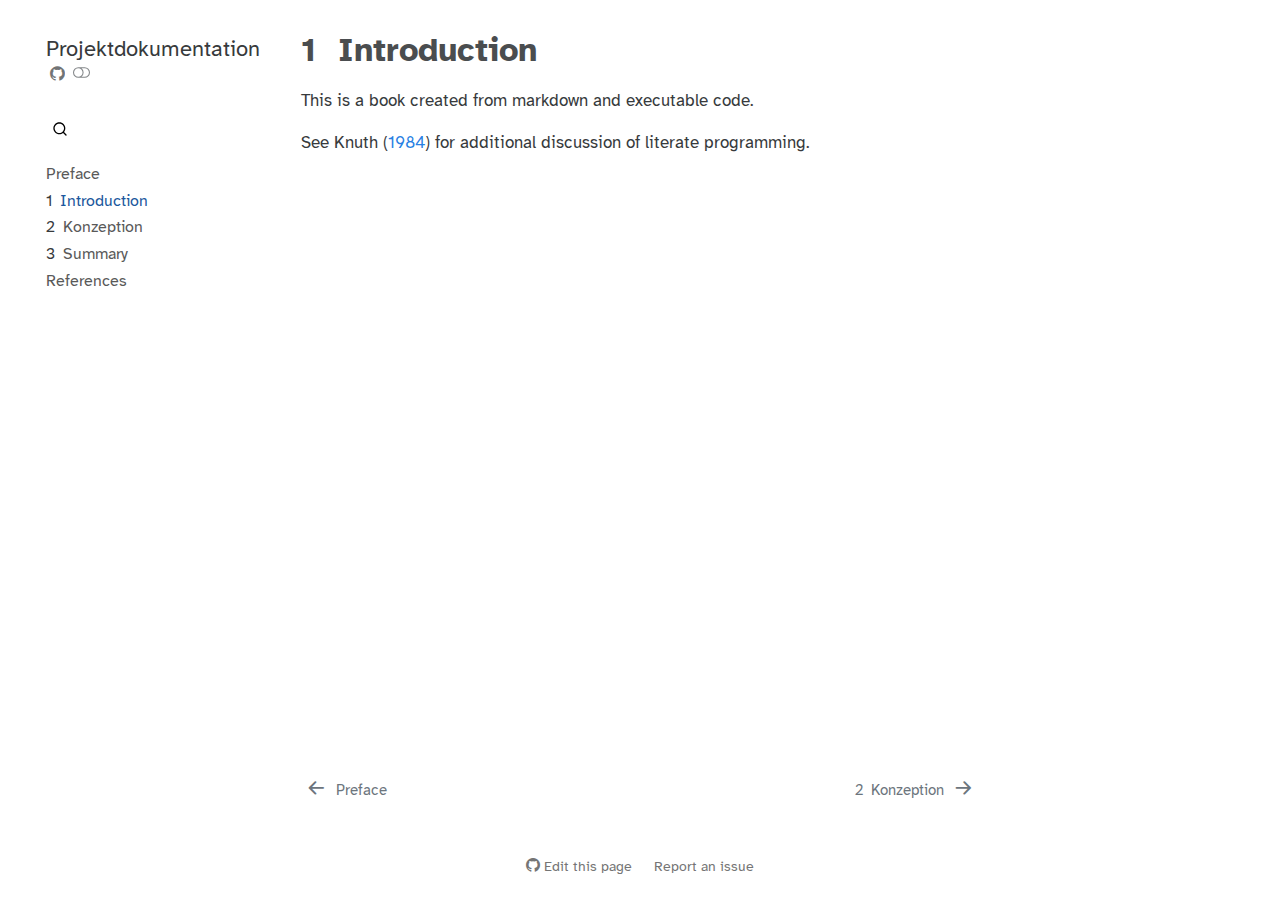
<file: _book/intro.html>
<!DOCTYPE html>
<html xmlns="http://www.w3.org/1999/xhtml" lang="en" xml:lang="en"><head>

<meta charset="utf-8">
<meta name="generator" content="quarto-1.3.450">

<meta name="viewport" content="width=device-width, initial-scale=1.0, user-scalable=yes">


<title>Projektdokumentation - 1&nbsp; Introduction</title>
<style>
code{white-space: pre-wrap;}
span.smallcaps{font-variant: small-caps;}
div.columns{display: flex; gap: min(4vw, 1.5em);}
div.column{flex: auto; overflow-x: auto;}
div.hanging-indent{margin-left: 1.5em; text-indent: -1.5em;}
ul.task-list{list-style: none;}
ul.task-list li input[type="checkbox"] {
  width: 0.8em;
  margin: 0 0.8em 0.2em -1em; /* quarto-specific, see https://github.com/quarto-dev/quarto-cli/issues/4556 */ 
  vertical-align: middle;
}
/* CSS for citations */
div.csl-bib-body { }
div.csl-entry {
  clear: both;
}
.hanging-indent div.csl-entry {
  margin-left:2em;
  text-indent:-2em;
}
div.csl-left-margin {
  min-width:2em;
  float:left;
}
div.csl-right-inline {
  margin-left:2em;
  padding-left:1em;
}
div.csl-indent {
  margin-left: 2em;
}</style>


<script src="site_libs/quarto-nav/quarto-nav.js"></script>
<script src="site_libs/quarto-nav/headroom.min.js"></script>
<script src="site_libs/clipboard/clipboard.min.js"></script>
<script src="site_libs/quarto-search/autocomplete.umd.js"></script>
<script src="site_libs/quarto-search/fuse.min.js"></script>
<script src="site_libs/quarto-search/quarto-search.js"></script>
<meta name="quarto:offset" content="./">
<link href="./konzeption.html" rel="next">
<link href="./index.html" rel="prev">
<link href=".//images/Logo_DST_wei.png" rel="icon" type="image/png">
<script src="site_libs/quarto-html/quarto.js"></script>
<script src="site_libs/quarto-html/popper.min.js"></script>
<script src="site_libs/quarto-html/tippy.umd.min.js"></script>
<script src="site_libs/quarto-html/anchor.min.js"></script>
<link href="site_libs/quarto-html/tippy.css" rel="stylesheet">
<link href="site_libs/quarto-html/quarto-syntax-highlighting.css" rel="stylesheet" class="quarto-color-scheme" id="quarto-text-highlighting-styles">
<link href="site_libs/quarto-html/quarto-syntax-highlighting-dark.css" rel="prefetch" class="quarto-color-scheme quarto-color-alternate" id="quarto-text-highlighting-styles">
<script src="site_libs/bootstrap/bootstrap.min.js"></script>
<link href="site_libs/bootstrap/bootstrap-icons.css" rel="stylesheet">
<link href="site_libs/bootstrap/bootstrap.min.css" rel="stylesheet" class="quarto-color-scheme" id="quarto-bootstrap" data-mode="light">
<link href="site_libs/bootstrap/bootstrap-dark.min.css" rel="prefetch" class="quarto-color-scheme quarto-color-alternate" id="quarto-bootstrap" data-mode="light">
<script id="quarto-search-options" type="application/json">{
  "location": "sidebar",
  "copy-button": false,
  "collapse-after": 3,
  "panel-placement": "start",
  "type": "overlay",
  "limit": 20,
  "language": {
    "search-no-results-text": "No results",
    "search-matching-documents-text": "matching documents",
    "search-copy-link-title": "Copy link to search",
    "search-hide-matches-text": "Hide additional matches",
    "search-more-match-text": "more match in this document",
    "search-more-matches-text": "more matches in this document",
    "search-clear-button-title": "Clear",
    "search-detached-cancel-button-title": "Cancel",
    "search-submit-button-title": "Submit",
    "search-label": "Search"
  }
}</script>


<meta property="og:title" content="Projektdokumentation - 1&nbsp; Introduction">
<meta property="og:description" content="">
<meta property="og:site-name" content="Projektdokumentation">
</head>

<body class="nav-sidebar floating">

<div id="quarto-search-results"></div>
  <header id="quarto-header" class="headroom fixed-top">
  <nav class="quarto-secondary-nav">
    <div class="container-fluid d-flex">
      <button type="button" class="quarto-btn-toggle btn" data-bs-toggle="collapse" data-bs-target="#quarto-sidebar,#quarto-sidebar-glass" aria-controls="quarto-sidebar" aria-expanded="false" aria-label="Toggle sidebar navigation" onclick="if (window.quartoToggleHeadroom) { window.quartoToggleHeadroom(); }">
        <i class="bi bi-layout-text-sidebar-reverse"></i>
      </button>
      <nav class="quarto-page-breadcrumbs" aria-label="breadcrumb"><ol class="breadcrumb"><li class="breadcrumb-item"><a href="./intro.html"><span class="chapter-number">1</span>&nbsp; <span class="chapter-title">Introduction</span></a></li></ol></nav>
      <a class="flex-grow-1" role="button" data-bs-toggle="collapse" data-bs-target="#quarto-sidebar,#quarto-sidebar-glass" aria-controls="quarto-sidebar" aria-expanded="false" aria-label="Toggle sidebar navigation" onclick="if (window.quartoToggleHeadroom) { window.quartoToggleHeadroom(); }">      
      </a>
      <button type="button" class="btn quarto-search-button" aria-label="" onclick="window.quartoOpenSearch();">
        <i class="bi bi-search"></i>
      </button>
    </div>
  </nav>
</header>
<!-- content -->
<div id="quarto-content" class="quarto-container page-columns page-rows-contents page-layout-article">
<!-- sidebar -->
  <nav id="quarto-sidebar" class="sidebar collapse collapse-horizontal sidebar-navigation floating overflow-auto">
    <div class="pt-lg-2 mt-2 text-left sidebar-header">
    <div class="sidebar-title mb-0 py-0">
      <a href="./">Projektdokumentation</a> 
        <div class="sidebar-tools-main">
    <a href="https://github.com/TimmySmq/dst-documenatation" rel="" title="Source Code" class="quarto-navigation-tool px-1" aria-label="Source Code"><i class="bi bi-github"></i></a>
  <a href="" class="quarto-color-scheme-toggle quarto-navigation-tool  px-1" onclick="window.quartoToggleColorScheme(); return false;" title="Toggle dark mode"><i class="bi"></i></a>
</div>
    </div>
      </div>
        <div class="mt-2 flex-shrink-0 align-items-center">
        <div class="sidebar-search">
        <div id="quarto-search" class="" title="Search"></div>
        </div>
        </div>
    <div class="sidebar-menu-container"> 
    <ul class="list-unstyled mt-1">
        <li class="sidebar-item">
  <div class="sidebar-item-container"> 
  <a href="./index.html" class="sidebar-item-text sidebar-link">
 <span class="menu-text">Preface</span></a>
  </div>
</li>
        <li class="sidebar-item">
  <div class="sidebar-item-container"> 
  <a href="./intro.html" class="sidebar-item-text sidebar-link active">
 <span class="menu-text"><span class="chapter-number">1</span>&nbsp; <span class="chapter-title">Introduction</span></span></a>
  </div>
</li>
        <li class="sidebar-item">
  <div class="sidebar-item-container"> 
  <a href="./konzeption.html" class="sidebar-item-text sidebar-link">
 <span class="menu-text"><span class="chapter-number">2</span>&nbsp; <span class="chapter-title">Konzeption</span></span></a>
  </div>
</li>
        <li class="sidebar-item">
  <div class="sidebar-item-container"> 
  <a href="./summary.html" class="sidebar-item-text sidebar-link">
 <span class="menu-text"><span class="chapter-number">3</span>&nbsp; <span class="chapter-title">Summary</span></span></a>
  </div>
</li>
        <li class="sidebar-item">
  <div class="sidebar-item-container"> 
  <a href="./references.html" class="sidebar-item-text sidebar-link">
 <span class="menu-text">References</span></a>
  </div>
</li>
    </ul>
    </div>
</nav>
<div id="quarto-sidebar-glass" data-bs-toggle="collapse" data-bs-target="#quarto-sidebar,#quarto-sidebar-glass"></div>
<!-- margin-sidebar -->
    <div id="quarto-margin-sidebar" class="sidebar margin-sidebar">
        
    </div>
<!-- main -->
<main class="content" id="quarto-document-content">

<header id="title-block-header" class="quarto-title-block default">
<div class="quarto-title">
<h1 class="title"><span class="chapter-number">1</span>&nbsp; <span class="chapter-title">Introduction</span></h1>
</div>



<div class="quarto-title-meta">

    
  
    
  </div>
  

</header>

<p>This is a book created from markdown and executable code.</p>
<p>See <span class="citation" data-cites="knuth84">Knuth (<a href="references.html#ref-knuth84" role="doc-biblioref">1984</a>)</span> for additional discussion of literate programming.</p>


<div id="refs" class="references csl-bib-body hanging-indent" role="list" style="display: none">
<div id="ref-knuth84" class="csl-entry" role="listitem">
Knuth, Donald E. 1984. <span>“Literate Programming.”</span> <em>Comput. J.</em> 27 (2): 97–111. <a href="https://doi.org/10.1093/comjnl/27.2.97">https://doi.org/10.1093/comjnl/27.2.97</a>.
</div>
</div>

</main> <!-- /main -->
<script id="quarto-html-after-body" type="application/javascript">
window.document.addEventListener("DOMContentLoaded", function (event) {
  const toggleBodyColorMode = (bsSheetEl) => {
    const mode = bsSheetEl.getAttribute("data-mode");
    const bodyEl = window.document.querySelector("body");
    if (mode === "dark") {
      bodyEl.classList.add("quarto-dark");
      bodyEl.classList.remove("quarto-light");
    } else {
      bodyEl.classList.add("quarto-light");
      bodyEl.classList.remove("quarto-dark");
    }
  }
  const toggleBodyColorPrimary = () => {
    const bsSheetEl = window.document.querySelector("link#quarto-bootstrap");
    if (bsSheetEl) {
      toggleBodyColorMode(bsSheetEl);
    }
  }
  toggleBodyColorPrimary();  
  const disableStylesheet = (stylesheets) => {
    for (let i=0; i < stylesheets.length; i++) {
      const stylesheet = stylesheets[i];
      stylesheet.rel = 'prefetch';
    }
  }
  const enableStylesheet = (stylesheets) => {
    for (let i=0; i < stylesheets.length; i++) {
      const stylesheet = stylesheets[i];
      stylesheet.rel = 'stylesheet';
    }
  }
  const manageTransitions = (selector, allowTransitions) => {
    const els = window.document.querySelectorAll(selector);
    for (let i=0; i < els.length; i++) {
      const el = els[i];
      if (allowTransitions) {
        el.classList.remove('notransition');
      } else {
        el.classList.add('notransition');
      }
    }
  }
  const toggleColorMode = (alternate) => {
    // Switch the stylesheets
    const alternateStylesheets = window.document.querySelectorAll('link.quarto-color-scheme.quarto-color-alternate');
    manageTransitions('#quarto-margin-sidebar .nav-link', false);
    if (alternate) {
      enableStylesheet(alternateStylesheets);
      for (const sheetNode of alternateStylesheets) {
        if (sheetNode.id === "quarto-bootstrap") {
          toggleBodyColorMode(sheetNode);
        }
      }
    } else {
      disableStylesheet(alternateStylesheets);
      toggleBodyColorPrimary();
    }
    manageTransitions('#quarto-margin-sidebar .nav-link', true);
    // Switch the toggles
    const toggles = window.document.querySelectorAll('.quarto-color-scheme-toggle');
    for (let i=0; i < toggles.length; i++) {
      const toggle = toggles[i];
      if (toggle) {
        if (alternate) {
          toggle.classList.add("alternate");     
        } else {
          toggle.classList.remove("alternate");
        }
      }
    }
    // Hack to workaround the fact that safari doesn't
    // properly recolor the scrollbar when toggling (#1455)
    if (navigator.userAgent.indexOf('Safari') > 0 && navigator.userAgent.indexOf('Chrome') == -1) {
      manageTransitions("body", false);
      window.scrollTo(0, 1);
      setTimeout(() => {
        window.scrollTo(0, 0);
        manageTransitions("body", true);
      }, 40);  
    }
  }
  const isFileUrl = () => { 
    return window.location.protocol === 'file:';
  }
  const hasAlternateSentinel = () => {  
    let styleSentinel = getColorSchemeSentinel();
    if (styleSentinel !== null) {
      return styleSentinel === "alternate";
    } else {
      return false;
    }
  }
  const setStyleSentinel = (alternate) => {
    const value = alternate ? "alternate" : "default";
    if (!isFileUrl()) {
      window.localStorage.setItem("quarto-color-scheme", value);
    } else {
      localAlternateSentinel = value;
    }
  }
  const getColorSchemeSentinel = () => {
    if (!isFileUrl()) {
      const storageValue = window.localStorage.getItem("quarto-color-scheme");
      return storageValue != null ? storageValue : localAlternateSentinel;
    } else {
      return localAlternateSentinel;
    }
  }
  let localAlternateSentinel = 'default';
  // Dark / light mode switch
  window.quartoToggleColorScheme = () => {
    // Read the current dark / light value 
    let toAlternate = !hasAlternateSentinel();
    toggleColorMode(toAlternate);
    setStyleSentinel(toAlternate);
  };
  // Ensure there is a toggle, if there isn't float one in the top right
  if (window.document.querySelector('.quarto-color-scheme-toggle') === null) {
    const a = window.document.createElement('a');
    a.classList.add('top-right');
    a.classList.add('quarto-color-scheme-toggle');
    a.href = "";
    a.onclick = function() { try { window.quartoToggleColorScheme(); } catch {} return false; };
    const i = window.document.createElement("i");
    i.classList.add('bi');
    a.appendChild(i);
    window.document.body.appendChild(a);
  }
  // Switch to dark mode if need be
  if (hasAlternateSentinel()) {
    toggleColorMode(true);
  } else {
    toggleColorMode(false);
  }
  const icon = "";
  const anchorJS = new window.AnchorJS();
  anchorJS.options = {
    placement: 'right',
    icon: icon
  };
  anchorJS.add('.anchored');
  const isCodeAnnotation = (el) => {
    for (const clz of el.classList) {
      if (clz.startsWith('code-annotation-')) {                     
        return true;
      }
    }
    return false;
  }
  const clipboard = new window.ClipboardJS('.code-copy-button', {
    text: function(trigger) {
      const codeEl = trigger.previousElementSibling.cloneNode(true);
      for (const childEl of codeEl.children) {
        if (isCodeAnnotation(childEl)) {
          childEl.remove();
        }
      }
      return codeEl.innerText;
    }
  });
  clipboard.on('success', function(e) {
    // button target
    const button = e.trigger;
    // don't keep focus
    button.blur();
    // flash "checked"
    button.classList.add('code-copy-button-checked');
    var currentTitle = button.getAttribute("title");
    button.setAttribute("title", "Copied!");
    let tooltip;
    if (window.bootstrap) {
      button.setAttribute("data-bs-toggle", "tooltip");
      button.setAttribute("data-bs-placement", "left");
      button.setAttribute("data-bs-title", "Copied!");
      tooltip = new bootstrap.Tooltip(button, 
        { trigger: "manual", 
          customClass: "code-copy-button-tooltip",
          offset: [0, -8]});
      tooltip.show();    
    }
    setTimeout(function() {
      if (tooltip) {
        tooltip.hide();
        button.removeAttribute("data-bs-title");
        button.removeAttribute("data-bs-toggle");
        button.removeAttribute("data-bs-placement");
      }
      button.setAttribute("title", currentTitle);
      button.classList.remove('code-copy-button-checked');
    }, 1000);
    // clear code selection
    e.clearSelection();
  });
  function tippyHover(el, contentFn) {
    const config = {
      allowHTML: true,
      content: contentFn,
      maxWidth: 500,
      delay: 100,
      arrow: false,
      appendTo: function(el) {
          return el.parentElement;
      },
      interactive: true,
      interactiveBorder: 10,
      theme: 'quarto',
      placement: 'bottom-start'
    };
    window.tippy(el, config); 
  }
  const noterefs = window.document.querySelectorAll('a[role="doc-noteref"]');
  for (var i=0; i<noterefs.length; i++) {
    const ref = noterefs[i];
    tippyHover(ref, function() {
      // use id or data attribute instead here
      let href = ref.getAttribute('data-footnote-href') || ref.getAttribute('href');
      try { href = new URL(href).hash; } catch {}
      const id = href.replace(/^#\/?/, "");
      const note = window.document.getElementById(id);
      return note.innerHTML;
    });
  }
      let selectedAnnoteEl;
      const selectorForAnnotation = ( cell, annotation) => {
        let cellAttr = 'data-code-cell="' + cell + '"';
        let lineAttr = 'data-code-annotation="' +  annotation + '"';
        const selector = 'span[' + cellAttr + '][' + lineAttr + ']';
        return selector;
      }
      const selectCodeLines = (annoteEl) => {
        const doc = window.document;
        const targetCell = annoteEl.getAttribute("data-target-cell");
        const targetAnnotation = annoteEl.getAttribute("data-target-annotation");
        const annoteSpan = window.document.querySelector(selectorForAnnotation(targetCell, targetAnnotation));
        const lines = annoteSpan.getAttribute("data-code-lines").split(",");
        const lineIds = lines.map((line) => {
          return targetCell + "-" + line;
        })
        let top = null;
        let height = null;
        let parent = null;
        if (lineIds.length > 0) {
            //compute the position of the single el (top and bottom and make a div)
            const el = window.document.getElementById(lineIds[0]);
            top = el.offsetTop;
            height = el.offsetHeight;
            parent = el.parentElement.parentElement;
          if (lineIds.length > 1) {
            const lastEl = window.document.getElementById(lineIds[lineIds.length - 1]);
            const bottom = lastEl.offsetTop + lastEl.offsetHeight;
            height = bottom - top;
          }
          if (top !== null && height !== null && parent !== null) {
            // cook up a div (if necessary) and position it 
            let div = window.document.getElementById("code-annotation-line-highlight");
            if (div === null) {
              div = window.document.createElement("div");
              div.setAttribute("id", "code-annotation-line-highlight");
              div.style.position = 'absolute';
              parent.appendChild(div);
            }
            div.style.top = top - 2 + "px";
            div.style.height = height + 4 + "px";
            let gutterDiv = window.document.getElementById("code-annotation-line-highlight-gutter");
            if (gutterDiv === null) {
              gutterDiv = window.document.createElement("div");
              gutterDiv.setAttribute("id", "code-annotation-line-highlight-gutter");
              gutterDiv.style.position = 'absolute';
              const codeCell = window.document.getElementById(targetCell);
              const gutter = codeCell.querySelector('.code-annotation-gutter');
              gutter.appendChild(gutterDiv);
            }
            gutterDiv.style.top = top - 2 + "px";
            gutterDiv.style.height = height + 4 + "px";
          }
          selectedAnnoteEl = annoteEl;
        }
      };
      const unselectCodeLines = () => {
        const elementsIds = ["code-annotation-line-highlight", "code-annotation-line-highlight-gutter"];
        elementsIds.forEach((elId) => {
          const div = window.document.getElementById(elId);
          if (div) {
            div.remove();
          }
        });
        selectedAnnoteEl = undefined;
      };
      // Attach click handler to the DT
      const annoteDls = window.document.querySelectorAll('dt[data-target-cell]');
      for (const annoteDlNode of annoteDls) {
        annoteDlNode.addEventListener('click', (event) => {
          const clickedEl = event.target;
          if (clickedEl !== selectedAnnoteEl) {
            unselectCodeLines();
            const activeEl = window.document.querySelector('dt[data-target-cell].code-annotation-active');
            if (activeEl) {
              activeEl.classList.remove('code-annotation-active');
            }
            selectCodeLines(clickedEl);
            clickedEl.classList.add('code-annotation-active');
          } else {
            // Unselect the line
            unselectCodeLines();
            clickedEl.classList.remove('code-annotation-active');
          }
        });
      }
  const findCites = (el) => {
    const parentEl = el.parentElement;
    if (parentEl) {
      const cites = parentEl.dataset.cites;
      if (cites) {
        return {
          el,
          cites: cites.split(' ')
        };
      } else {
        return findCites(el.parentElement)
      }
    } else {
      return undefined;
    }
  };
  var bibliorefs = window.document.querySelectorAll('a[role="doc-biblioref"]');
  for (var i=0; i<bibliorefs.length; i++) {
    const ref = bibliorefs[i];
    const citeInfo = findCites(ref);
    if (citeInfo) {
      tippyHover(citeInfo.el, function() {
        var popup = window.document.createElement('div');
        citeInfo.cites.forEach(function(cite) {
          var citeDiv = window.document.createElement('div');
          citeDiv.classList.add('hanging-indent');
          citeDiv.classList.add('csl-entry');
          var biblioDiv = window.document.getElementById('ref-' + cite);
          if (biblioDiv) {
            citeDiv.innerHTML = biblioDiv.innerHTML;
          }
          popup.appendChild(citeDiv);
        });
        return popup.innerHTML;
      });
    }
  }
});
</script>
<nav class="page-navigation">
  <div class="nav-page nav-page-previous">
      <a href="./index.html" class="pagination-link">
        <i class="bi bi-arrow-left-short"></i> <span class="nav-page-text">Preface</span>
      </a>          
  </div>
  <div class="nav-page nav-page-next">
      <a href="./konzeption.html" class="pagination-link">
        <span class="nav-page-text"><span class="chapter-number">2</span>&nbsp; <span class="chapter-title">Konzeption</span></span> <i class="bi bi-arrow-right-short"></i>
      </a>
  </div>
</nav>
</div> <!-- /content -->



<footer class="footer"><div class="nav-footer"><div class="nav-footer-center"><div class="toc-actions"><div><i class="bi bi-github"></i></div><div class="action-links"><p><a href="https://github.com/TimmySmq/dst-documenatation/edit/main/intro.qmd" class="toc-action">Edit this page</a></p><p><a href="https://github.com/TimmySmq/dst-documenatation/issues/new" class="toc-action">Report an issue</a></p></div></div></div></div></footer></body></html>
</file>
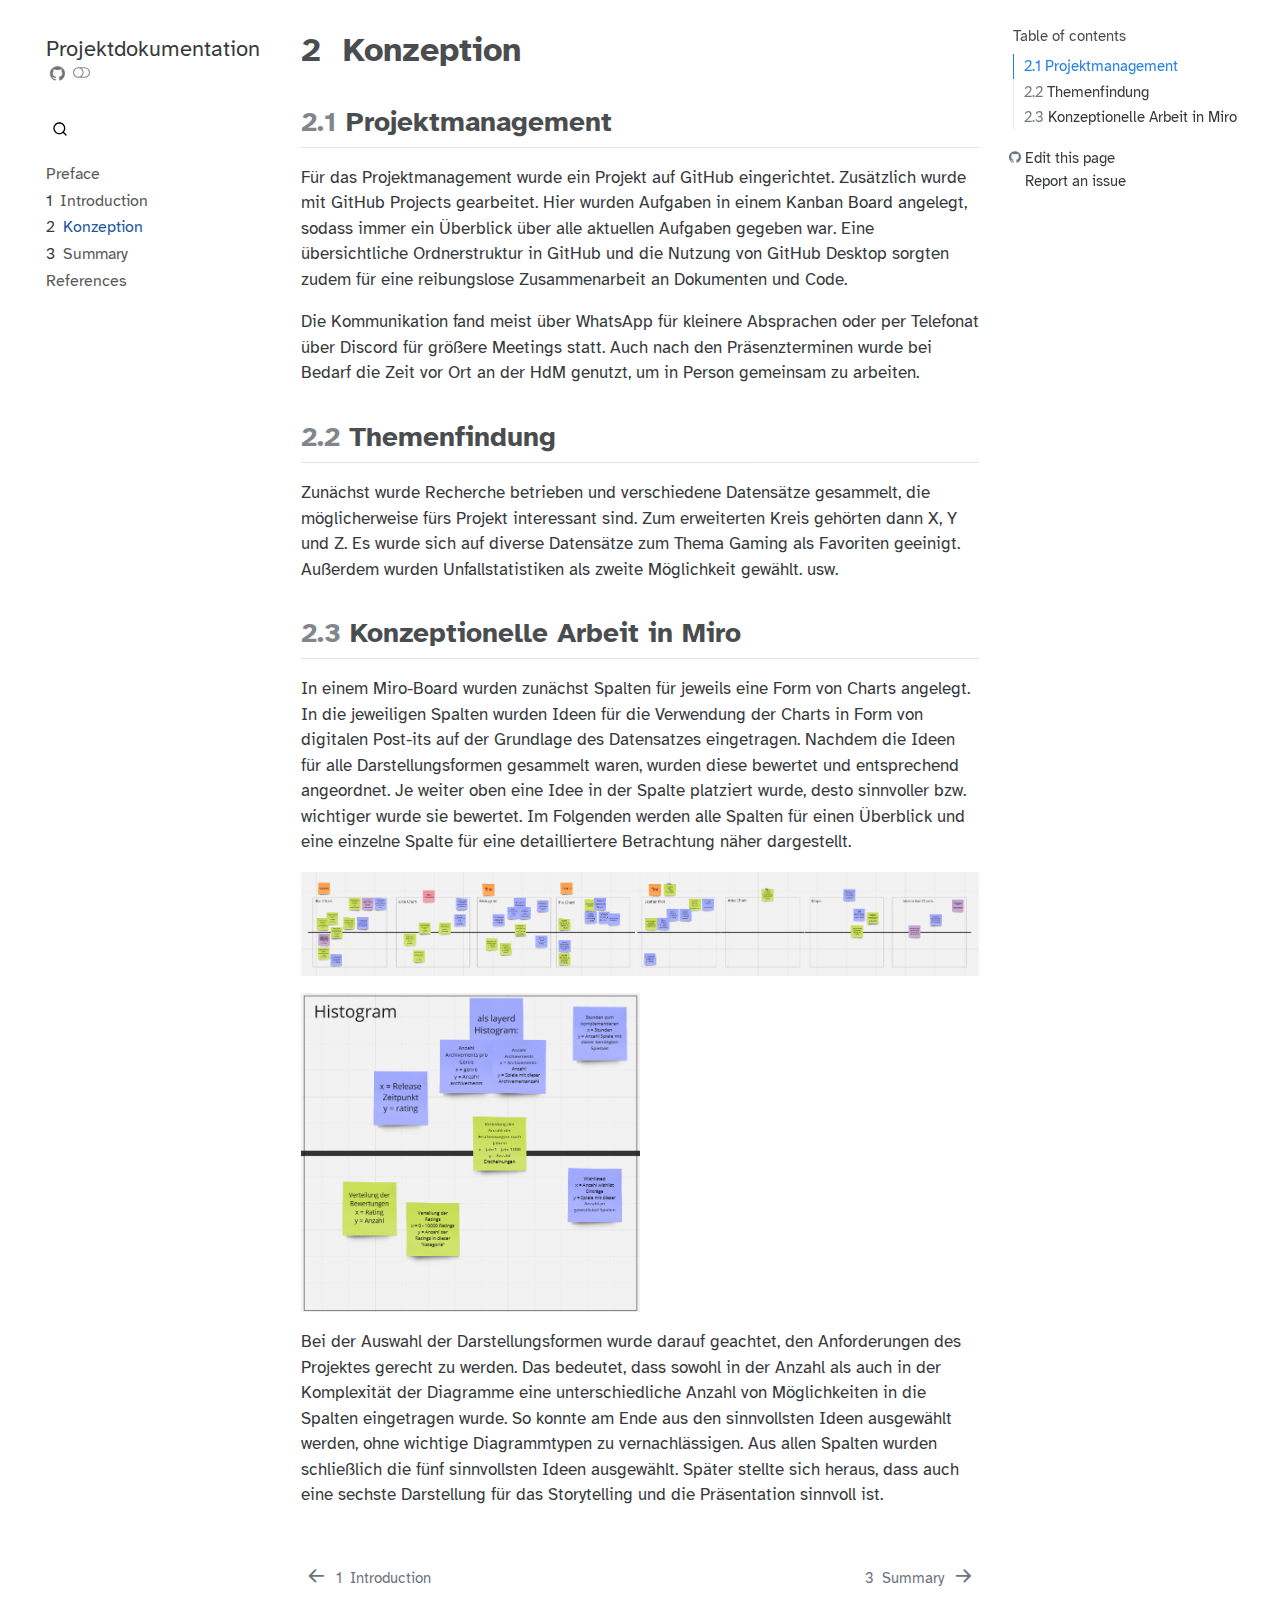
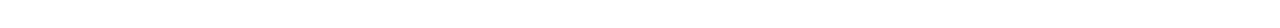
<file: _book/konzeption.html>
<!DOCTYPE html>
<html xmlns="http://www.w3.org/1999/xhtml" lang="en" xml:lang="en"><head>

<meta charset="utf-8">
<meta name="generator" content="quarto-1.3.450">

<meta name="viewport" content="width=device-width, initial-scale=1.0, user-scalable=yes">


<title>Projektdokumentation - 2&nbsp; Konzeption</title>
<style>
code{white-space: pre-wrap;}
span.smallcaps{font-variant: small-caps;}
div.columns{display: flex; gap: min(4vw, 1.5em);}
div.column{flex: auto; overflow-x: auto;}
div.hanging-indent{margin-left: 1.5em; text-indent: -1.5em;}
ul.task-list{list-style: none;}
ul.task-list li input[type="checkbox"] {
  width: 0.8em;
  margin: 0 0.8em 0.2em -1em; /* quarto-specific, see https://github.com/quarto-dev/quarto-cli/issues/4556 */ 
  vertical-align: middle;
}
</style>


<script src="site_libs/quarto-nav/quarto-nav.js"></script>
<script src="site_libs/quarto-nav/headroom.min.js"></script>
<script src="site_libs/clipboard/clipboard.min.js"></script>
<script src="site_libs/quarto-search/autocomplete.umd.js"></script>
<script src="site_libs/quarto-search/fuse.min.js"></script>
<script src="site_libs/quarto-search/quarto-search.js"></script>
<meta name="quarto:offset" content="./">
<link href="./summary.html" rel="next">
<link href="./intro.html" rel="prev">
<link href=".//images/logo.png" rel="icon" type="image/png">
<script src="site_libs/quarto-html/quarto.js"></script>
<script src="site_libs/quarto-html/popper.min.js"></script>
<script src="site_libs/quarto-html/tippy.umd.min.js"></script>
<script src="site_libs/quarto-html/anchor.min.js"></script>
<link href="site_libs/quarto-html/tippy.css" rel="stylesheet">
<link href="site_libs/quarto-html/quarto-syntax-highlighting.css" rel="stylesheet" class="quarto-color-scheme" id="quarto-text-highlighting-styles">
<link href="site_libs/quarto-html/quarto-syntax-highlighting-dark.css" rel="prefetch" class="quarto-color-scheme quarto-color-alternate" id="quarto-text-highlighting-styles">
<script src="site_libs/bootstrap/bootstrap.min.js"></script>
<link href="site_libs/bootstrap/bootstrap-icons.css" rel="stylesheet">
<link href="site_libs/bootstrap/bootstrap.min.css" rel="stylesheet" class="quarto-color-scheme" id="quarto-bootstrap" data-mode="light">
<link href="site_libs/bootstrap/bootstrap-dark.min.css" rel="prefetch" class="quarto-color-scheme quarto-color-alternate" id="quarto-bootstrap" data-mode="light">
<script id="quarto-search-options" type="application/json">{
  "location": "sidebar",
  "copy-button": false,
  "collapse-after": 3,
  "panel-placement": "start",
  "type": "overlay",
  "limit": 20,
  "language": {
    "search-no-results-text": "No results",
    "search-matching-documents-text": "matching documents",
    "search-copy-link-title": "Copy link to search",
    "search-hide-matches-text": "Hide additional matches",
    "search-more-match-text": "more match in this document",
    "search-more-matches-text": "more matches in this document",
    "search-clear-button-title": "Clear",
    "search-detached-cancel-button-title": "Cancel",
    "search-submit-button-title": "Submit",
    "search-label": "Search"
  }
}</script>


<meta property="og:title" content="Projektdokumentation - 2&nbsp; Konzeption">
<meta property="og:description" content="">
<meta property="og:image" content="https://TimmySmq.github.io/dst-documenatation/images/DST1.png">
<meta property="og:site-name" content="Projektdokumentation">
<meta property="og:image:height" content="225">
<meta property="og:image:width" content="1457">
</head>

<body class="nav-sidebar floating">

<div id="quarto-search-results"></div>
  <header id="quarto-header" class="headroom fixed-top">
  <nav class="quarto-secondary-nav">
    <div class="container-fluid d-flex">
      <button type="button" class="quarto-btn-toggle btn" data-bs-toggle="collapse" data-bs-target="#quarto-sidebar,#quarto-sidebar-glass" aria-controls="quarto-sidebar" aria-expanded="false" aria-label="Toggle sidebar navigation" onclick="if (window.quartoToggleHeadroom) { window.quartoToggleHeadroom(); }">
        <i class="bi bi-layout-text-sidebar-reverse"></i>
      </button>
      <nav class="quarto-page-breadcrumbs" aria-label="breadcrumb"><ol class="breadcrumb"><li class="breadcrumb-item"><a href="./konzeption.html"><span class="chapter-number">2</span>&nbsp; <span class="chapter-title">Konzeption</span></a></li></ol></nav>
      <a class="flex-grow-1" role="button" data-bs-toggle="collapse" data-bs-target="#quarto-sidebar,#quarto-sidebar-glass" aria-controls="quarto-sidebar" aria-expanded="false" aria-label="Toggle sidebar navigation" onclick="if (window.quartoToggleHeadroom) { window.quartoToggleHeadroom(); }">      
      </a>
      <button type="button" class="btn quarto-search-button" aria-label="" onclick="window.quartoOpenSearch();">
        <i class="bi bi-search"></i>
      </button>
    </div>
  </nav>
</header>
<!-- content -->
<div id="quarto-content" class="quarto-container page-columns page-rows-contents page-layout-article">
<!-- sidebar -->
  <nav id="quarto-sidebar" class="sidebar collapse collapse-horizontal sidebar-navigation floating overflow-auto">
    <div class="pt-lg-2 mt-2 text-left sidebar-header">
    <div class="sidebar-title mb-0 py-0">
      <a href="./">Projektdokumentation</a> 
        <div class="sidebar-tools-main">
    <a href="https://github.com/TimmySmq/dst-documenatation" rel="" title="Source Code" class="quarto-navigation-tool px-1" aria-label="Source Code"><i class="bi bi-github"></i></a>
  <a href="" class="quarto-color-scheme-toggle quarto-navigation-tool  px-1" onclick="window.quartoToggleColorScheme(); return false;" title="Toggle dark mode"><i class="bi"></i></a>
</div>
    </div>
      </div>
        <div class="mt-2 flex-shrink-0 align-items-center">
        <div class="sidebar-search">
        <div id="quarto-search" class="" title="Search"></div>
        </div>
        </div>
    <div class="sidebar-menu-container"> 
    <ul class="list-unstyled mt-1">
        <li class="sidebar-item">
  <div class="sidebar-item-container"> 
  <a href="./index.html" class="sidebar-item-text sidebar-link">
 <span class="menu-text">Preface</span></a>
  </div>
</li>
        <li class="sidebar-item">
  <div class="sidebar-item-container"> 
  <a href="./intro.html" class="sidebar-item-text sidebar-link">
 <span class="menu-text"><span class="chapter-number">1</span>&nbsp; <span class="chapter-title">Introduction</span></span></a>
  </div>
</li>
        <li class="sidebar-item">
  <div class="sidebar-item-container"> 
  <a href="./konzeption.html" class="sidebar-item-text sidebar-link active">
 <span class="menu-text"><span class="chapter-number">2</span>&nbsp; <span class="chapter-title">Konzeption</span></span></a>
  </div>
</li>
        <li class="sidebar-item">
  <div class="sidebar-item-container"> 
  <a href="./summary.html" class="sidebar-item-text sidebar-link">
 <span class="menu-text"><span class="chapter-number">3</span>&nbsp; <span class="chapter-title">Summary</span></span></a>
  </div>
</li>
        <li class="sidebar-item">
  <div class="sidebar-item-container"> 
  <a href="./references.html" class="sidebar-item-text sidebar-link">
 <span class="menu-text">References</span></a>
  </div>
</li>
    </ul>
    </div>
</nav>
<div id="quarto-sidebar-glass" data-bs-toggle="collapse" data-bs-target="#quarto-sidebar,#quarto-sidebar-glass"></div>
<!-- margin-sidebar -->
    <div id="quarto-margin-sidebar" class="sidebar margin-sidebar">
        <nav id="TOC" role="doc-toc" class="toc-active">
    <h2 id="toc-title">Table of contents</h2>
   
  <ul>
  <li><a href="#projektmanagement" id="toc-projektmanagement" class="nav-link active" data-scroll-target="#projektmanagement"><span class="header-section-number">2.1</span> Projektmanagement</a></li>
  <li><a href="#themenfindung" id="toc-themenfindung" class="nav-link" data-scroll-target="#themenfindung"><span class="header-section-number">2.2</span> Themenfindung</a></li>
  <li><a href="#konzeptionelle-arbeit-in-miro" id="toc-konzeptionelle-arbeit-in-miro" class="nav-link" data-scroll-target="#konzeptionelle-arbeit-in-miro"><span class="header-section-number">2.3</span> Konzeptionelle Arbeit in Miro</a></li>
  </ul>
<div class="toc-actions"><div><i class="bi bi-github"></i></div><div class="action-links"><p><a href="https://github.com/TimmySmq/dst-documenatation/edit/main/konzeption.qmd" class="toc-action">Edit this page</a></p><p><a href="https://github.com/TimmySmq/dst-documenatation/issues/new" class="toc-action">Report an issue</a></p></div></div></nav>
    </div>
<!-- main -->
<main class="content" id="quarto-document-content">

<header id="title-block-header" class="quarto-title-block default">
<div class="quarto-title">
<h1 class="title"><span class="chapter-number">2</span>&nbsp; <span class="chapter-title">Konzeption</span></h1>
</div>



<div class="quarto-title-meta">

    
  
    
  </div>
  

</header>

<section id="projektmanagement" class="level2" data-number="2.1">
<h2 data-number="2.1" class="anchored" data-anchor-id="projektmanagement"><span class="header-section-number">2.1</span> Projektmanagement</h2>
<p>Für das Projektmanagement wurde ein Projekt auf GitHub eingerichtet. Zusätzlich wurde mit GitHub Projects gearbeitet. Hier wurden Aufgaben in einem Kanban Board angelegt, sodass immer ein Überblick über alle aktuellen Aufgaben gegeben war. Eine übersichtliche Ordnerstruktur in GitHub und die Nutzung von GitHub Desktop sorgten zudem für eine reibungslose Zusammenarbeit an Dokumenten und Code.</p>
<p>Die Kommunikation fand meist über WhatsApp für kleinere Absprachen oder per Telefonat über Discord für größere Meetings statt. Auch nach den Präsenzterminen wurde bei Bedarf die Zeit vor Ort an der HdM genutzt, um in Person gemeinsam zu arbeiten.</p>
</section>
<section id="themenfindung" class="level2" data-number="2.2">
<h2 data-number="2.2" class="anchored" data-anchor-id="themenfindung"><span class="header-section-number">2.2</span> Themenfindung</h2>
<p>Zunächst wurde Recherche betrieben und verschiedene Datensätze gesammelt, die möglicherweise fürs Projekt interessant sind. Zum erweiterten Kreis gehörten dann X, Y und Z. Es wurde sich auf diverse Datensätze zum Thema Gaming als Favoriten geeinigt. Außerdem wurden Unfallstatistiken als zweite Möglichkeit gewählt. usw.</p>
</section>
<section id="konzeptionelle-arbeit-in-miro" class="level2" data-number="2.3">
<h2 data-number="2.3" class="anchored" data-anchor-id="konzeptionelle-arbeit-in-miro"><span class="header-section-number">2.3</span> Konzeptionelle Arbeit in Miro</h2>
<p>In einem Miro-Board wurden zunächst Spalten für jeweils eine Form von Charts angelegt. In die jeweiligen Spalten wurden Ideen für die Verwendung der Charts in Form von digitalen Post-its auf der Grundlage des Datensatzes eingetragen. Nachdem die Ideen für alle Darstellungsformen gesammelt waren, wurden diese bewertet und entsprechend angeordnet. Je weiter oben eine Idee in der Spalte platziert wurde, desto sinnvoller bzw. wichtiger wurde sie bewertet. Im Folgenden werden alle Spalten für einen Überblick und eine einzelne Spalte für eine detailliertere Betrachtung näher dargestellt.</p>
<p><img src="images/DST1.png" class="img-fluid" style="width:100.0%"></p>
<p><img src="images/DST2.png" class="img-fluid" style="width:50.0%"></p>
<p>Bei der Auswahl der Darstellungsformen wurde darauf geachtet, den Anforderungen des Projektes gerecht zu werden. Das bedeutet, dass sowohl in der Anzahl als auch in der Komplexität der Diagramme eine unterschiedliche Anzahl von Möglichkeiten in die Spalten eingetragen wurde. So konnte am Ende aus den sinnvollsten Ideen ausgewählt werden, ohne wichtige Diagrammtypen zu vernachlässigen. Aus allen Spalten wurden schließlich die fünf sinnvollsten Ideen ausgewählt. Später stellte sich heraus, dass auch eine sechste Darstellung für das Storytelling und die Präsentation sinnvoll ist.</p>


</section>

</main> <!-- /main -->
<script id="quarto-html-after-body" type="application/javascript">
window.document.addEventListener("DOMContentLoaded", function (event) {
  const toggleBodyColorMode = (bsSheetEl) => {
    const mode = bsSheetEl.getAttribute("data-mode");
    const bodyEl = window.document.querySelector("body");
    if (mode === "dark") {
      bodyEl.classList.add("quarto-dark");
      bodyEl.classList.remove("quarto-light");
    } else {
      bodyEl.classList.add("quarto-light");
      bodyEl.classList.remove("quarto-dark");
    }
  }
  const toggleBodyColorPrimary = () => {
    const bsSheetEl = window.document.querySelector("link#quarto-bootstrap");
    if (bsSheetEl) {
      toggleBodyColorMode(bsSheetEl);
    }
  }
  toggleBodyColorPrimary();  
  const disableStylesheet = (stylesheets) => {
    for (let i=0; i < stylesheets.length; i++) {
      const stylesheet = stylesheets[i];
      stylesheet.rel = 'prefetch';
    }
  }
  const enableStylesheet = (stylesheets) => {
    for (let i=0; i < stylesheets.length; i++) {
      const stylesheet = stylesheets[i];
      stylesheet.rel = 'stylesheet';
    }
  }
  const manageTransitions = (selector, allowTransitions) => {
    const els = window.document.querySelectorAll(selector);
    for (let i=0; i < els.length; i++) {
      const el = els[i];
      if (allowTransitions) {
        el.classList.remove('notransition');
      } else {
        el.classList.add('notransition');
      }
    }
  }
  const toggleColorMode = (alternate) => {
    // Switch the stylesheets
    const alternateStylesheets = window.document.querySelectorAll('link.quarto-color-scheme.quarto-color-alternate');
    manageTransitions('#quarto-margin-sidebar .nav-link', false);
    if (alternate) {
      enableStylesheet(alternateStylesheets);
      for (const sheetNode of alternateStylesheets) {
        if (sheetNode.id === "quarto-bootstrap") {
          toggleBodyColorMode(sheetNode);
        }
      }
    } else {
      disableStylesheet(alternateStylesheets);
      toggleBodyColorPrimary();
    }
    manageTransitions('#quarto-margin-sidebar .nav-link', true);
    // Switch the toggles
    const toggles = window.document.querySelectorAll('.quarto-color-scheme-toggle');
    for (let i=0; i < toggles.length; i++) {
      const toggle = toggles[i];
      if (toggle) {
        if (alternate) {
          toggle.classList.add("alternate");     
        } else {
          toggle.classList.remove("alternate");
        }
      }
    }
    // Hack to workaround the fact that safari doesn't
    // properly recolor the scrollbar when toggling (#1455)
    if (navigator.userAgent.indexOf('Safari') > 0 && navigator.userAgent.indexOf('Chrome') == -1) {
      manageTransitions("body", false);
      window.scrollTo(0, 1);
      setTimeout(() => {
        window.scrollTo(0, 0);
        manageTransitions("body", true);
      }, 40);  
    }
  }
  const isFileUrl = () => { 
    return window.location.protocol === 'file:';
  }
  const hasAlternateSentinel = () => {  
    let styleSentinel = getColorSchemeSentinel();
    if (styleSentinel !== null) {
      return styleSentinel === "alternate";
    } else {
      return false;
    }
  }
  const setStyleSentinel = (alternate) => {
    const value = alternate ? "alternate" : "default";
    if (!isFileUrl()) {
      window.localStorage.setItem("quarto-color-scheme", value);
    } else {
      localAlternateSentinel = value;
    }
  }
  const getColorSchemeSentinel = () => {
    if (!isFileUrl()) {
      const storageValue = window.localStorage.getItem("quarto-color-scheme");
      return storageValue != null ? storageValue : localAlternateSentinel;
    } else {
      return localAlternateSentinel;
    }
  }
  let localAlternateSentinel = 'default';
  // Dark / light mode switch
  window.quartoToggleColorScheme = () => {
    // Read the current dark / light value 
    let toAlternate = !hasAlternateSentinel();
    toggleColorMode(toAlternate);
    setStyleSentinel(toAlternate);
  };
  // Ensure there is a toggle, if there isn't float one in the top right
  if (window.document.querySelector('.quarto-color-scheme-toggle') === null) {
    const a = window.document.createElement('a');
    a.classList.add('top-right');
    a.classList.add('quarto-color-scheme-toggle');
    a.href = "";
    a.onclick = function() { try { window.quartoToggleColorScheme(); } catch {} return false; };
    const i = window.document.createElement("i");
    i.classList.add('bi');
    a.appendChild(i);
    window.document.body.appendChild(a);
  }
  // Switch to dark mode if need be
  if (hasAlternateSentinel()) {
    toggleColorMode(true);
  } else {
    toggleColorMode(false);
  }
  const icon = "";
  const anchorJS = new window.AnchorJS();
  anchorJS.options = {
    placement: 'right',
    icon: icon
  };
  anchorJS.add('.anchored');
  const isCodeAnnotation = (el) => {
    for (const clz of el.classList) {
      if (clz.startsWith('code-annotation-')) {                     
        return true;
      }
    }
    return false;
  }
  const clipboard = new window.ClipboardJS('.code-copy-button', {
    text: function(trigger) {
      const codeEl = trigger.previousElementSibling.cloneNode(true);
      for (const childEl of codeEl.children) {
        if (isCodeAnnotation(childEl)) {
          childEl.remove();
        }
      }
      return codeEl.innerText;
    }
  });
  clipboard.on('success', function(e) {
    // button target
    const button = e.trigger;
    // don't keep focus
    button.blur();
    // flash "checked"
    button.classList.add('code-copy-button-checked');
    var currentTitle = button.getAttribute("title");
    button.setAttribute("title", "Copied!");
    let tooltip;
    if (window.bootstrap) {
      button.setAttribute("data-bs-toggle", "tooltip");
      button.setAttribute("data-bs-placement", "left");
      button.setAttribute("data-bs-title", "Copied!");
      tooltip = new bootstrap.Tooltip(button, 
        { trigger: "manual", 
          customClass: "code-copy-button-tooltip",
          offset: [0, -8]});
      tooltip.show();    
    }
    setTimeout(function() {
      if (tooltip) {
        tooltip.hide();
        button.removeAttribute("data-bs-title");
        button.removeAttribute("data-bs-toggle");
        button.removeAttribute("data-bs-placement");
      }
      button.setAttribute("title", currentTitle);
      button.classList.remove('code-copy-button-checked');
    }, 1000);
    // clear code selection
    e.clearSelection();
  });
  function tippyHover(el, contentFn) {
    const config = {
      allowHTML: true,
      content: contentFn,
      maxWidth: 500,
      delay: 100,
      arrow: false,
      appendTo: function(el) {
          return el.parentElement;
      },
      interactive: true,
      interactiveBorder: 10,
      theme: 'quarto',
      placement: 'bottom-start'
    };
    window.tippy(el, config); 
  }
  const noterefs = window.document.querySelectorAll('a[role="doc-noteref"]');
  for (var i=0; i<noterefs.length; i++) {
    const ref = noterefs[i];
    tippyHover(ref, function() {
      // use id or data attribute instead here
      let href = ref.getAttribute('data-footnote-href') || ref.getAttribute('href');
      try { href = new URL(href).hash; } catch {}
      const id = href.replace(/^#\/?/, "");
      const note = window.document.getElementById(id);
      return note.innerHTML;
    });
  }
      let selectedAnnoteEl;
      const selectorForAnnotation = ( cell, annotation) => {
        let cellAttr = 'data-code-cell="' + cell + '"';
        let lineAttr = 'data-code-annotation="' +  annotation + '"';
        const selector = 'span[' + cellAttr + '][' + lineAttr + ']';
        return selector;
      }
      const selectCodeLines = (annoteEl) => {
        const doc = window.document;
        const targetCell = annoteEl.getAttribute("data-target-cell");
        const targetAnnotation = annoteEl.getAttribute("data-target-annotation");
        const annoteSpan = window.document.querySelector(selectorForAnnotation(targetCell, targetAnnotation));
        const lines = annoteSpan.getAttribute("data-code-lines").split(",");
        const lineIds = lines.map((line) => {
          return targetCell + "-" + line;
        })
        let top = null;
        let height = null;
        let parent = null;
        if (lineIds.length > 0) {
            //compute the position of the single el (top and bottom and make a div)
            const el = window.document.getElementById(lineIds[0]);
            top = el.offsetTop;
            height = el.offsetHeight;
            parent = el.parentElement.parentElement;
          if (lineIds.length > 1) {
            const lastEl = window.document.getElementById(lineIds[lineIds.length - 1]);
            const bottom = lastEl.offsetTop + lastEl.offsetHeight;
            height = bottom - top;
          }
          if (top !== null && height !== null && parent !== null) {
            // cook up a div (if necessary) and position it 
            let div = window.document.getElementById("code-annotation-line-highlight");
            if (div === null) {
              div = window.document.createElement("div");
              div.setAttribute("id", "code-annotation-line-highlight");
              div.style.position = 'absolute';
              parent.appendChild(div);
            }
            div.style.top = top - 2 + "px";
            div.style.height = height + 4 + "px";
            let gutterDiv = window.document.getElementById("code-annotation-line-highlight-gutter");
            if (gutterDiv === null) {
              gutterDiv = window.document.createElement("div");
              gutterDiv.setAttribute("id", "code-annotation-line-highlight-gutter");
              gutterDiv.style.position = 'absolute';
              const codeCell = window.document.getElementById(targetCell);
              const gutter = codeCell.querySelector('.code-annotation-gutter');
              gutter.appendChild(gutterDiv);
            }
            gutterDiv.style.top = top - 2 + "px";
            gutterDiv.style.height = height + 4 + "px";
          }
          selectedAnnoteEl = annoteEl;
        }
      };
      const unselectCodeLines = () => {
        const elementsIds = ["code-annotation-line-highlight", "code-annotation-line-highlight-gutter"];
        elementsIds.forEach((elId) => {
          const div = window.document.getElementById(elId);
          if (div) {
            div.remove();
          }
        });
        selectedAnnoteEl = undefined;
      };
      // Attach click handler to the DT
      const annoteDls = window.document.querySelectorAll('dt[data-target-cell]');
      for (const annoteDlNode of annoteDls) {
        annoteDlNode.addEventListener('click', (event) => {
          const clickedEl = event.target;
          if (clickedEl !== selectedAnnoteEl) {
            unselectCodeLines();
            const activeEl = window.document.querySelector('dt[data-target-cell].code-annotation-active');
            if (activeEl) {
              activeEl.classList.remove('code-annotation-active');
            }
            selectCodeLines(clickedEl);
            clickedEl.classList.add('code-annotation-active');
          } else {
            // Unselect the line
            unselectCodeLines();
            clickedEl.classList.remove('code-annotation-active');
          }
        });
      }
  const findCites = (el) => {
    const parentEl = el.parentElement;
    if (parentEl) {
      const cites = parentEl.dataset.cites;
      if (cites) {
        return {
          el,
          cites: cites.split(' ')
        };
      } else {
        return findCites(el.parentElement)
      }
    } else {
      return undefined;
    }
  };
  var bibliorefs = window.document.querySelectorAll('a[role="doc-biblioref"]');
  for (var i=0; i<bibliorefs.length; i++) {
    const ref = bibliorefs[i];
    const citeInfo = findCites(ref);
    if (citeInfo) {
      tippyHover(citeInfo.el, function() {
        var popup = window.document.createElement('div');
        citeInfo.cites.forEach(function(cite) {
          var citeDiv = window.document.createElement('div');
          citeDiv.classList.add('hanging-indent');
          citeDiv.classList.add('csl-entry');
          var biblioDiv = window.document.getElementById('ref-' + cite);
          if (biblioDiv) {
            citeDiv.innerHTML = biblioDiv.innerHTML;
          }
          popup.appendChild(citeDiv);
        });
        return popup.innerHTML;
      });
    }
  }
});
</script>
<nav class="page-navigation">
  <div class="nav-page nav-page-previous">
      <a href="./intro.html" class="pagination-link">
        <i class="bi bi-arrow-left-short"></i> <span class="nav-page-text"><span class="chapter-number">1</span>&nbsp; <span class="chapter-title">Introduction</span></span>
      </a>          
  </div>
  <div class="nav-page nav-page-next">
      <a href="./summary.html" class="pagination-link">
        <span class="nav-page-text"><span class="chapter-number">3</span>&nbsp; <span class="chapter-title">Summary</span></span> <i class="bi bi-arrow-right-short"></i>
      </a>
  </div>
</nav>
</div> <!-- /content -->



</body></html>
</file>
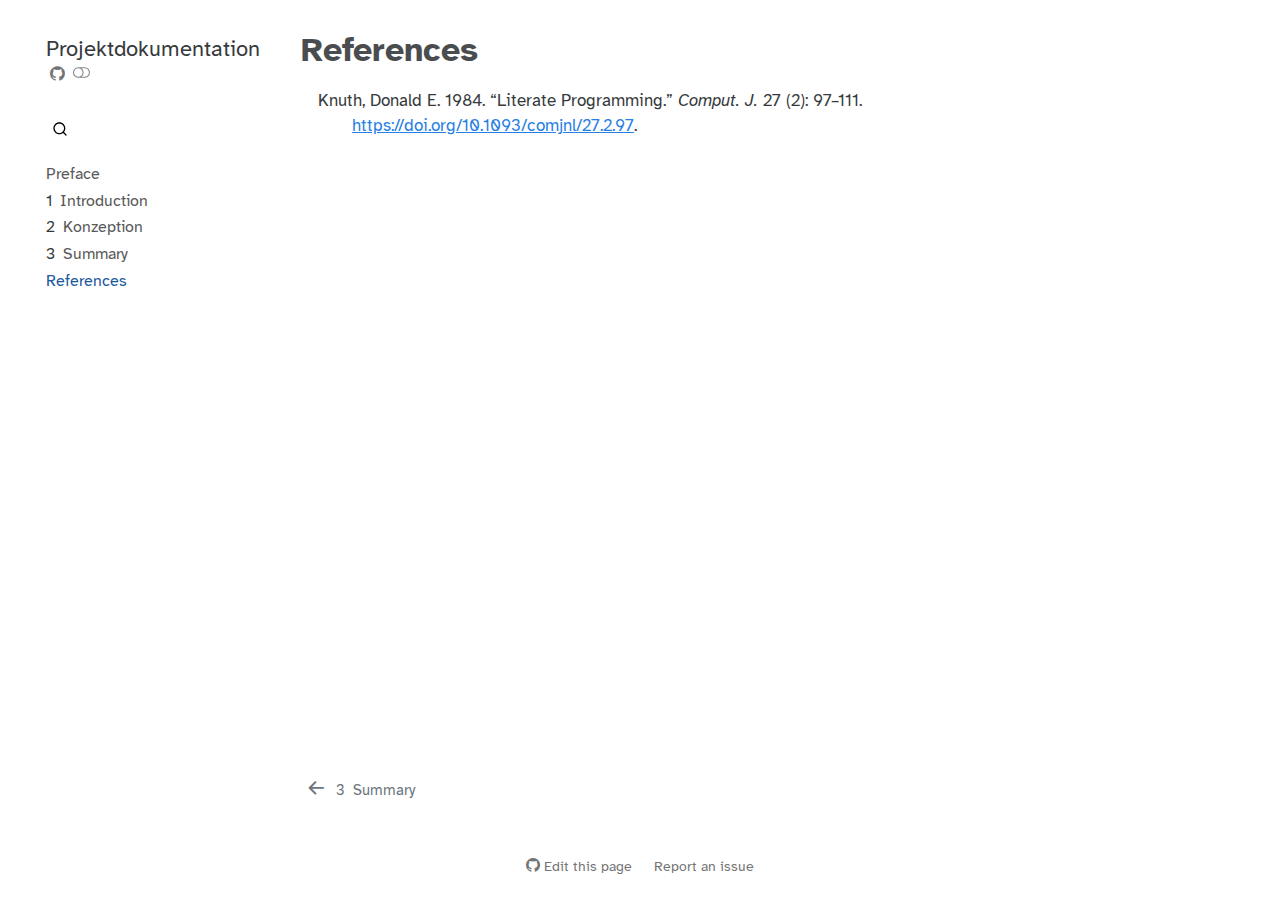
<file: _book/references.html>
<!DOCTYPE html>
<html xmlns="http://www.w3.org/1999/xhtml" lang="en" xml:lang="en"><head>

<meta charset="utf-8">
<meta name="generator" content="quarto-1.3.450">

<meta name="viewport" content="width=device-width, initial-scale=1.0, user-scalable=yes">


<title>Projektdokumentation - References</title>
<style>
code{white-space: pre-wrap;}
span.smallcaps{font-variant: small-caps;}
div.columns{display: flex; gap: min(4vw, 1.5em);}
div.column{flex: auto; overflow-x: auto;}
div.hanging-indent{margin-left: 1.5em; text-indent: -1.5em;}
ul.task-list{list-style: none;}
ul.task-list li input[type="checkbox"] {
  width: 0.8em;
  margin: 0 0.8em 0.2em -1em; /* quarto-specific, see https://github.com/quarto-dev/quarto-cli/issues/4556 */ 
  vertical-align: middle;
}
/* CSS for citations */
div.csl-bib-body { }
div.csl-entry {
  clear: both;
}
.hanging-indent div.csl-entry {
  margin-left:2em;
  text-indent:-2em;
}
div.csl-left-margin {
  min-width:2em;
  float:left;
}
div.csl-right-inline {
  margin-left:2em;
  padding-left:1em;
}
div.csl-indent {
  margin-left: 2em;
}</style>


<script src="site_libs/quarto-nav/quarto-nav.js"></script>
<script src="site_libs/quarto-nav/headroom.min.js"></script>
<script src="site_libs/clipboard/clipboard.min.js"></script>
<script src="site_libs/quarto-search/autocomplete.umd.js"></script>
<script src="site_libs/quarto-search/fuse.min.js"></script>
<script src="site_libs/quarto-search/quarto-search.js"></script>
<meta name="quarto:offset" content="./">
<link href="./summary.html" rel="prev">
<link href=".//images/logo.png" rel="icon" type="image/png">
<script src="site_libs/quarto-html/quarto.js"></script>
<script src="site_libs/quarto-html/popper.min.js"></script>
<script src="site_libs/quarto-html/tippy.umd.min.js"></script>
<script src="site_libs/quarto-html/anchor.min.js"></script>
<link href="site_libs/quarto-html/tippy.css" rel="stylesheet">
<link href="site_libs/quarto-html/quarto-syntax-highlighting.css" rel="stylesheet" class="quarto-color-scheme" id="quarto-text-highlighting-styles">
<link href="site_libs/quarto-html/quarto-syntax-highlighting-dark.css" rel="prefetch" class="quarto-color-scheme quarto-color-alternate" id="quarto-text-highlighting-styles">
<script src="site_libs/bootstrap/bootstrap.min.js"></script>
<link href="site_libs/bootstrap/bootstrap-icons.css" rel="stylesheet">
<link href="site_libs/bootstrap/bootstrap.min.css" rel="stylesheet" class="quarto-color-scheme" id="quarto-bootstrap" data-mode="light">
<link href="site_libs/bootstrap/bootstrap-dark.min.css" rel="prefetch" class="quarto-color-scheme quarto-color-alternate" id="quarto-bootstrap" data-mode="light">
<script id="quarto-search-options" type="application/json">{
  "location": "sidebar",
  "copy-button": false,
  "collapse-after": 3,
  "panel-placement": "start",
  "type": "overlay",
  "limit": 20,
  "language": {
    "search-no-results-text": "No results",
    "search-matching-documents-text": "matching documents",
    "search-copy-link-title": "Copy link to search",
    "search-hide-matches-text": "Hide additional matches",
    "search-more-match-text": "more match in this document",
    "search-more-matches-text": "more matches in this document",
    "search-clear-button-title": "Clear",
    "search-detached-cancel-button-title": "Cancel",
    "search-submit-button-title": "Submit",
    "search-label": "Search"
  }
}</script>


<meta property="og:title" content="Projektdokumentation - References">
<meta property="og:site-name" content="Projektdokumentation">
</head>

<body class="nav-sidebar floating">

<div id="quarto-search-results"></div>
  <header id="quarto-header" class="headroom fixed-top">
  <nav class="quarto-secondary-nav">
    <div class="container-fluid d-flex">
      <button type="button" class="quarto-btn-toggle btn" data-bs-toggle="collapse" data-bs-target="#quarto-sidebar,#quarto-sidebar-glass" aria-controls="quarto-sidebar" aria-expanded="false" aria-label="Toggle sidebar navigation" onclick="if (window.quartoToggleHeadroom) { window.quartoToggleHeadroom(); }">
        <i class="bi bi-layout-text-sidebar-reverse"></i>
      </button>
      <nav class="quarto-page-breadcrumbs" aria-label="breadcrumb"><ol class="breadcrumb"><li class="breadcrumb-item"><a href="./references.html">References</a></li></ol></nav>
      <a class="flex-grow-1" role="button" data-bs-toggle="collapse" data-bs-target="#quarto-sidebar,#quarto-sidebar-glass" aria-controls="quarto-sidebar" aria-expanded="false" aria-label="Toggle sidebar navigation" onclick="if (window.quartoToggleHeadroom) { window.quartoToggleHeadroom(); }">      
      </a>
      <button type="button" class="btn quarto-search-button" aria-label="" onclick="window.quartoOpenSearch();">
        <i class="bi bi-search"></i>
      </button>
    </div>
  </nav>
</header>
<!-- content -->
<div id="quarto-content" class="quarto-container page-columns page-rows-contents page-layout-article">
<!-- sidebar -->
  <nav id="quarto-sidebar" class="sidebar collapse collapse-horizontal sidebar-navigation floating overflow-auto">
    <div class="pt-lg-2 mt-2 text-left sidebar-header">
    <div class="sidebar-title mb-0 py-0">
      <a href="./">Projektdokumentation</a> 
        <div class="sidebar-tools-main">
    <a href="https://github.com/TimmySmq/dst-documenatation" rel="" title="Source Code" class="quarto-navigation-tool px-1" aria-label="Source Code"><i class="bi bi-github"></i></a>
  <a href="" class="quarto-color-scheme-toggle quarto-navigation-tool  px-1" onclick="window.quartoToggleColorScheme(); return false;" title="Toggle dark mode"><i class="bi"></i></a>
</div>
    </div>
      </div>
        <div class="mt-2 flex-shrink-0 align-items-center">
        <div class="sidebar-search">
        <div id="quarto-search" class="" title="Search"></div>
        </div>
        </div>
    <div class="sidebar-menu-container"> 
    <ul class="list-unstyled mt-1">
        <li class="sidebar-item">
  <div class="sidebar-item-container"> 
  <a href="./index.html" class="sidebar-item-text sidebar-link">
 <span class="menu-text">Preface</span></a>
  </div>
</li>
        <li class="sidebar-item">
  <div class="sidebar-item-container"> 
  <a href="./intro.html" class="sidebar-item-text sidebar-link">
 <span class="menu-text"><span class="chapter-number">1</span>&nbsp; <span class="chapter-title">Introduction</span></span></a>
  </div>
</li>
        <li class="sidebar-item">
  <div class="sidebar-item-container"> 
  <a href="./konzeption.html" class="sidebar-item-text sidebar-link">
 <span class="menu-text"><span class="chapter-number">2</span>&nbsp; <span class="chapter-title">Konzeption</span></span></a>
  </div>
</li>
        <li class="sidebar-item">
  <div class="sidebar-item-container"> 
  <a href="./summary.html" class="sidebar-item-text sidebar-link">
 <span class="menu-text"><span class="chapter-number">3</span>&nbsp; <span class="chapter-title">Summary</span></span></a>
  </div>
</li>
        <li class="sidebar-item">
  <div class="sidebar-item-container"> 
  <a href="./references.html" class="sidebar-item-text sidebar-link active">
 <span class="menu-text">References</span></a>
  </div>
</li>
    </ul>
    </div>
</nav>
<div id="quarto-sidebar-glass" data-bs-toggle="collapse" data-bs-target="#quarto-sidebar,#quarto-sidebar-glass"></div>
<!-- margin-sidebar -->
    <div id="quarto-margin-sidebar" class="sidebar margin-sidebar">
        
    </div>
<!-- main -->
<main class="content" id="quarto-document-content">

<header id="title-block-header" class="quarto-title-block default">
<div class="quarto-title">
<h1 class="title">References</h1>
</div>



<div class="quarto-title-meta">

    
  
    
  </div>
  

</header>

<div id="refs" class="references csl-bib-body hanging-indent" role="list">
<div id="ref-knuth84" class="csl-entry" role="listitem">
Knuth, Donald E. 1984. <span>“Literate Programming.”</span> <em>Comput.
J.</em> 27 (2): 97–111. <a href="https://doi.org/10.1093/comjnl/27.2.97">https://doi.org/10.1093/comjnl/27.2.97</a>.
</div>
</div>



</main> <!-- /main -->
<script id="quarto-html-after-body" type="application/javascript">
window.document.addEventListener("DOMContentLoaded", function (event) {
  const toggleBodyColorMode = (bsSheetEl) => {
    const mode = bsSheetEl.getAttribute("data-mode");
    const bodyEl = window.document.querySelector("body");
    if (mode === "dark") {
      bodyEl.classList.add("quarto-dark");
      bodyEl.classList.remove("quarto-light");
    } else {
      bodyEl.classList.add("quarto-light");
      bodyEl.classList.remove("quarto-dark");
    }
  }
  const toggleBodyColorPrimary = () => {
    const bsSheetEl = window.document.querySelector("link#quarto-bootstrap");
    if (bsSheetEl) {
      toggleBodyColorMode(bsSheetEl);
    }
  }
  toggleBodyColorPrimary();  
  const disableStylesheet = (stylesheets) => {
    for (let i=0; i < stylesheets.length; i++) {
      const stylesheet = stylesheets[i];
      stylesheet.rel = 'prefetch';
    }
  }
  const enableStylesheet = (stylesheets) => {
    for (let i=0; i < stylesheets.length; i++) {
      const stylesheet = stylesheets[i];
      stylesheet.rel = 'stylesheet';
    }
  }
  const manageTransitions = (selector, allowTransitions) => {
    const els = window.document.querySelectorAll(selector);
    for (let i=0; i < els.length; i++) {
      const el = els[i];
      if (allowTransitions) {
        el.classList.remove('notransition');
      } else {
        el.classList.add('notransition');
      }
    }
  }
  const toggleColorMode = (alternate) => {
    // Switch the stylesheets
    const alternateStylesheets = window.document.querySelectorAll('link.quarto-color-scheme.quarto-color-alternate');
    manageTransitions('#quarto-margin-sidebar .nav-link', false);
    if (alternate) {
      enableStylesheet(alternateStylesheets);
      for (const sheetNode of alternateStylesheets) {
        if (sheetNode.id === "quarto-bootstrap") {
          toggleBodyColorMode(sheetNode);
        }
      }
    } else {
      disableStylesheet(alternateStylesheets);
      toggleBodyColorPrimary();
    }
    manageTransitions('#quarto-margin-sidebar .nav-link', true);
    // Switch the toggles
    const toggles = window.document.querySelectorAll('.quarto-color-scheme-toggle');
    for (let i=0; i < toggles.length; i++) {
      const toggle = toggles[i];
      if (toggle) {
        if (alternate) {
          toggle.classList.add("alternate");     
        } else {
          toggle.classList.remove("alternate");
        }
      }
    }
    // Hack to workaround the fact that safari doesn't
    // properly recolor the scrollbar when toggling (#1455)
    if (navigator.userAgent.indexOf('Safari') > 0 && navigator.userAgent.indexOf('Chrome') == -1) {
      manageTransitions("body", false);
      window.scrollTo(0, 1);
      setTimeout(() => {
        window.scrollTo(0, 0);
        manageTransitions("body", true);
      }, 40);  
    }
  }
  const isFileUrl = () => { 
    return window.location.protocol === 'file:';
  }
  const hasAlternateSentinel = () => {  
    let styleSentinel = getColorSchemeSentinel();
    if (styleSentinel !== null) {
      return styleSentinel === "alternate";
    } else {
      return false;
    }
  }
  const setStyleSentinel = (alternate) => {
    const value = alternate ? "alternate" : "default";
    if (!isFileUrl()) {
      window.localStorage.setItem("quarto-color-scheme", value);
    } else {
      localAlternateSentinel = value;
    }
  }
  const getColorSchemeSentinel = () => {
    if (!isFileUrl()) {
      const storageValue = window.localStorage.getItem("quarto-color-scheme");
      return storageValue != null ? storageValue : localAlternateSentinel;
    } else {
      return localAlternateSentinel;
    }
  }
  let localAlternateSentinel = 'default';
  // Dark / light mode switch
  window.quartoToggleColorScheme = () => {
    // Read the current dark / light value 
    let toAlternate = !hasAlternateSentinel();
    toggleColorMode(toAlternate);
    setStyleSentinel(toAlternate);
  };
  // Ensure there is a toggle, if there isn't float one in the top right
  if (window.document.querySelector('.quarto-color-scheme-toggle') === null) {
    const a = window.document.createElement('a');
    a.classList.add('top-right');
    a.classList.add('quarto-color-scheme-toggle');
    a.href = "";
    a.onclick = function() { try { window.quartoToggleColorScheme(); } catch {} return false; };
    const i = window.document.createElement("i");
    i.classList.add('bi');
    a.appendChild(i);
    window.document.body.appendChild(a);
  }
  // Switch to dark mode if need be
  if (hasAlternateSentinel()) {
    toggleColorMode(true);
  } else {
    toggleColorMode(false);
  }
  const icon = "";
  const anchorJS = new window.AnchorJS();
  anchorJS.options = {
    placement: 'right',
    icon: icon
  };
  anchorJS.add('.anchored');
  const isCodeAnnotation = (el) => {
    for (const clz of el.classList) {
      if (clz.startsWith('code-annotation-')) {                     
        return true;
      }
    }
    return false;
  }
  const clipboard = new window.ClipboardJS('.code-copy-button', {
    text: function(trigger) {
      const codeEl = trigger.previousElementSibling.cloneNode(true);
      for (const childEl of codeEl.children) {
        if (isCodeAnnotation(childEl)) {
          childEl.remove();
        }
      }
      return codeEl.innerText;
    }
  });
  clipboard.on('success', function(e) {
    // button target
    const button = e.trigger;
    // don't keep focus
    button.blur();
    // flash "checked"
    button.classList.add('code-copy-button-checked');
    var currentTitle = button.getAttribute("title");
    button.setAttribute("title", "Copied!");
    let tooltip;
    if (window.bootstrap) {
      button.setAttribute("data-bs-toggle", "tooltip");
      button.setAttribute("data-bs-placement", "left");
      button.setAttribute("data-bs-title", "Copied!");
      tooltip = new bootstrap.Tooltip(button, 
        { trigger: "manual", 
          customClass: "code-copy-button-tooltip",
          offset: [0, -8]});
      tooltip.show();    
    }
    setTimeout(function() {
      if (tooltip) {
        tooltip.hide();
        button.removeAttribute("data-bs-title");
        button.removeAttribute("data-bs-toggle");
        button.removeAttribute("data-bs-placement");
      }
      button.setAttribute("title", currentTitle);
      button.classList.remove('code-copy-button-checked');
    }, 1000);
    // clear code selection
    e.clearSelection();
  });
  function tippyHover(el, contentFn) {
    const config = {
      allowHTML: true,
      content: contentFn,
      maxWidth: 500,
      delay: 100,
      arrow: false,
      appendTo: function(el) {
          return el.parentElement;
      },
      interactive: true,
      interactiveBorder: 10,
      theme: 'quarto',
      placement: 'bottom-start'
    };
    window.tippy(el, config); 
  }
  const noterefs = window.document.querySelectorAll('a[role="doc-noteref"]');
  for (var i=0; i<noterefs.length; i++) {
    const ref = noterefs[i];
    tippyHover(ref, function() {
      // use id or data attribute instead here
      let href = ref.getAttribute('data-footnote-href') || ref.getAttribute('href');
      try { href = new URL(href).hash; } catch {}
      const id = href.replace(/^#\/?/, "");
      const note = window.document.getElementById(id);
      return note.innerHTML;
    });
  }
      let selectedAnnoteEl;
      const selectorForAnnotation = ( cell, annotation) => {
        let cellAttr = 'data-code-cell="' + cell + '"';
        let lineAttr = 'data-code-annotation="' +  annotation + '"';
        const selector = 'span[' + cellAttr + '][' + lineAttr + ']';
        return selector;
      }
      const selectCodeLines = (annoteEl) => {
        const doc = window.document;
        const targetCell = annoteEl.getAttribute("data-target-cell");
        const targetAnnotation = annoteEl.getAttribute("data-target-annotation");
        const annoteSpan = window.document.querySelector(selectorForAnnotation(targetCell, targetAnnotation));
        const lines = annoteSpan.getAttribute("data-code-lines").split(",");
        const lineIds = lines.map((line) => {
          return targetCell + "-" + line;
        })
        let top = null;
        let height = null;
        let parent = null;
        if (lineIds.length > 0) {
            //compute the position of the single el (top and bottom and make a div)
            const el = window.document.getElementById(lineIds[0]);
            top = el.offsetTop;
            height = el.offsetHeight;
            parent = el.parentElement.parentElement;
          if (lineIds.length > 1) {
            const lastEl = window.document.getElementById(lineIds[lineIds.length - 1]);
            const bottom = lastEl.offsetTop + lastEl.offsetHeight;
            height = bottom - top;
          }
          if (top !== null && height !== null && parent !== null) {
            // cook up a div (if necessary) and position it 
            let div = window.document.getElementById("code-annotation-line-highlight");
            if (div === null) {
              div = window.document.createElement("div");
              div.setAttribute("id", "code-annotation-line-highlight");
              div.style.position = 'absolute';
              parent.appendChild(div);
            }
            div.style.top = top - 2 + "px";
            div.style.height = height + 4 + "px";
            let gutterDiv = window.document.getElementById("code-annotation-line-highlight-gutter");
            if (gutterDiv === null) {
              gutterDiv = window.document.createElement("div");
              gutterDiv.setAttribute("id", "code-annotation-line-highlight-gutter");
              gutterDiv.style.position = 'absolute';
              const codeCell = window.document.getElementById(targetCell);
              const gutter = codeCell.querySelector('.code-annotation-gutter');
              gutter.appendChild(gutterDiv);
            }
            gutterDiv.style.top = top - 2 + "px";
            gutterDiv.style.height = height + 4 + "px";
          }
          selectedAnnoteEl = annoteEl;
        }
      };
      const unselectCodeLines = () => {
        const elementsIds = ["code-annotation-line-highlight", "code-annotation-line-highlight-gutter"];
        elementsIds.forEach((elId) => {
          const div = window.document.getElementById(elId);
          if (div) {
            div.remove();
          }
        });
        selectedAnnoteEl = undefined;
      };
      // Attach click handler to the DT
      const annoteDls = window.document.querySelectorAll('dt[data-target-cell]');
      for (const annoteDlNode of annoteDls) {
        annoteDlNode.addEventListener('click', (event) => {
          const clickedEl = event.target;
          if (clickedEl !== selectedAnnoteEl) {
            unselectCodeLines();
            const activeEl = window.document.querySelector('dt[data-target-cell].code-annotation-active');
            if (activeEl) {
              activeEl.classList.remove('code-annotation-active');
            }
            selectCodeLines(clickedEl);
            clickedEl.classList.add('code-annotation-active');
          } else {
            // Unselect the line
            unselectCodeLines();
            clickedEl.classList.remove('code-annotation-active');
          }
        });
      }
  const findCites = (el) => {
    const parentEl = el.parentElement;
    if (parentEl) {
      const cites = parentEl.dataset.cites;
      if (cites) {
        return {
          el,
          cites: cites.split(' ')
        };
      } else {
        return findCites(el.parentElement)
      }
    } else {
      return undefined;
    }
  };
  var bibliorefs = window.document.querySelectorAll('a[role="doc-biblioref"]');
  for (var i=0; i<bibliorefs.length; i++) {
    const ref = bibliorefs[i];
    const citeInfo = findCites(ref);
    if (citeInfo) {
      tippyHover(citeInfo.el, function() {
        var popup = window.document.createElement('div');
        citeInfo.cites.forEach(function(cite) {
          var citeDiv = window.document.createElement('div');
          citeDiv.classList.add('hanging-indent');
          citeDiv.classList.add('csl-entry');
          var biblioDiv = window.document.getElementById('ref-' + cite);
          if (biblioDiv) {
            citeDiv.innerHTML = biblioDiv.innerHTML;
          }
          popup.appendChild(citeDiv);
        });
        return popup.innerHTML;
      });
    }
  }
});
</script>
<nav class="page-navigation">
  <div class="nav-page nav-page-previous">
      <a href="./summary.html" class="pagination-link">
        <i class="bi bi-arrow-left-short"></i> <span class="nav-page-text"><span class="chapter-number">3</span>&nbsp; <span class="chapter-title">Summary</span></span>
      </a>          
  </div>
  <div class="nav-page nav-page-next">
  </div>
</nav>
</div> <!-- /content -->



<footer class="footer"><div class="nav-footer"><div class="nav-footer-center"><div class="toc-actions"><div><i class="bi bi-github"></i></div><div class="action-links"><p><a href="https://github.com/TimmySmq/dst-documenatation/edit/main/references.qmd" class="toc-action">Edit this page</a></p><p><a href="https://github.com/TimmySmq/dst-documenatation/issues/new" class="toc-action">Report an issue</a></p></div></div></div></div></footer></body></html>
</file>
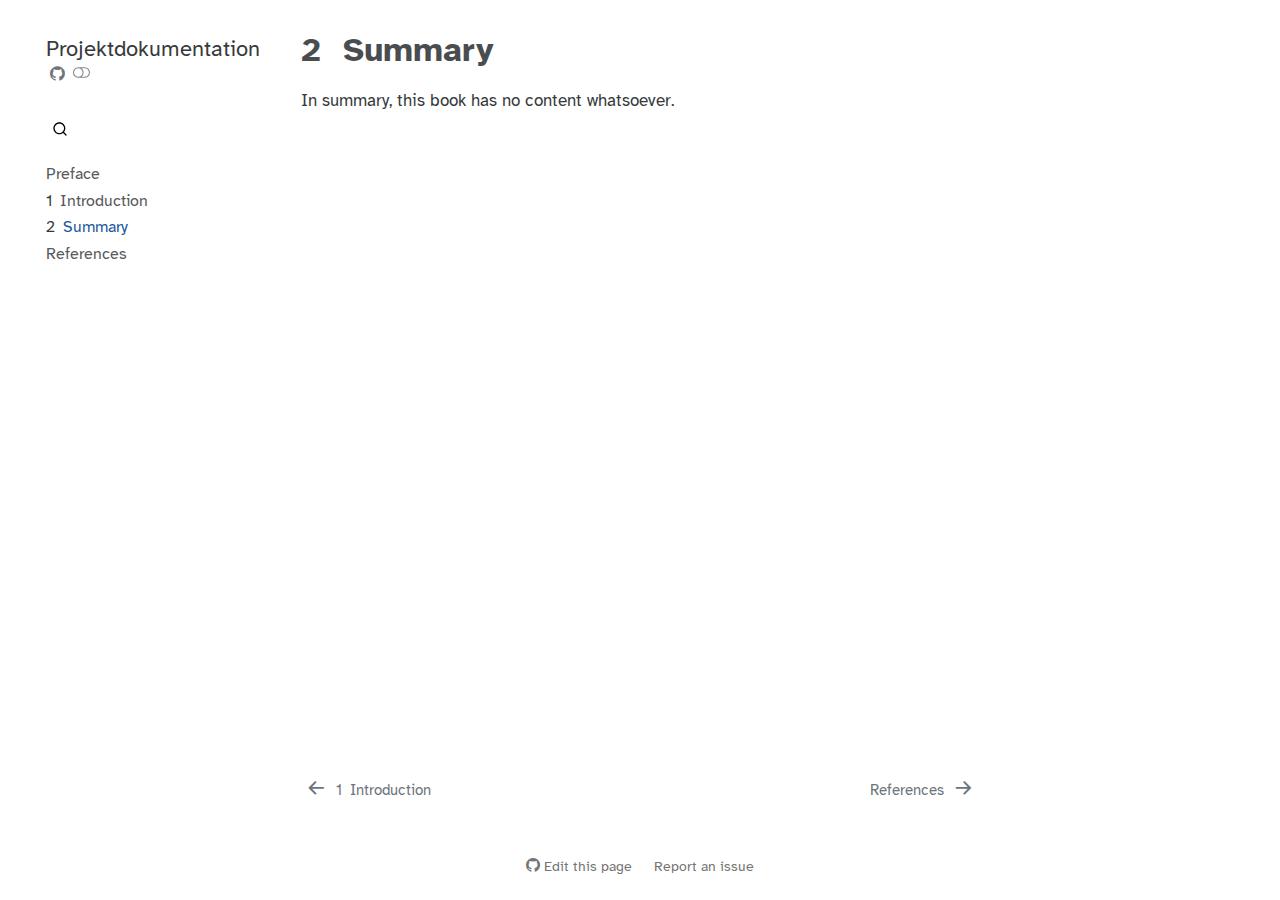
<file: _book/summary.html>
<!DOCTYPE html>
<html xmlns="http://www.w3.org/1999/xhtml" lang="en" xml:lang="en"><head>

<meta charset="utf-8">
<meta name="generator" content="quarto-1.3.450">

<meta name="viewport" content="width=device-width, initial-scale=1.0, user-scalable=yes">


<title>Projektdokumentation - 2&nbsp; Summary</title>
<style>
code{white-space: pre-wrap;}
span.smallcaps{font-variant: small-caps;}
div.columns{display: flex; gap: min(4vw, 1.5em);}
div.column{flex: auto; overflow-x: auto;}
div.hanging-indent{margin-left: 1.5em; text-indent: -1.5em;}
ul.task-list{list-style: none;}
ul.task-list li input[type="checkbox"] {
  width: 0.8em;
  margin: 0 0.8em 0.2em -1em; /* quarto-specific, see https://github.com/quarto-dev/quarto-cli/issues/4556 */ 
  vertical-align: middle;
}
</style>


<script src="site_libs/quarto-nav/quarto-nav.js"></script>
<script src="site_libs/quarto-nav/headroom.min.js"></script>
<script src="site_libs/clipboard/clipboard.min.js"></script>
<script src="site_libs/quarto-search/autocomplete.umd.js"></script>
<script src="site_libs/quarto-search/fuse.min.js"></script>
<script src="site_libs/quarto-search/quarto-search.js"></script>
<meta name="quarto:offset" content="./">
<link href="./references.html" rel="next">
<link href="./intro.html" rel="prev">
<link href=".//images/logo.png" rel="icon" type="image/png">
<script src="site_libs/quarto-html/quarto.js"></script>
<script src="site_libs/quarto-html/popper.min.js"></script>
<script src="site_libs/quarto-html/tippy.umd.min.js"></script>
<script src="site_libs/quarto-html/anchor.min.js"></script>
<link href="site_libs/quarto-html/tippy.css" rel="stylesheet">
<link href="site_libs/quarto-html/quarto-syntax-highlighting.css" rel="stylesheet" class="quarto-color-scheme" id="quarto-text-highlighting-styles">
<link href="site_libs/quarto-html/quarto-syntax-highlighting-dark.css" rel="prefetch" class="quarto-color-scheme quarto-color-alternate" id="quarto-text-highlighting-styles">
<script src="site_libs/bootstrap/bootstrap.min.js"></script>
<link href="site_libs/bootstrap/bootstrap-icons.css" rel="stylesheet">
<link href="site_libs/bootstrap/bootstrap.min.css" rel="stylesheet" class="quarto-color-scheme" id="quarto-bootstrap" data-mode="light">
<link href="site_libs/bootstrap/bootstrap-dark.min.css" rel="prefetch" class="quarto-color-scheme quarto-color-alternate" id="quarto-bootstrap" data-mode="dark">
<script id="quarto-search-options" type="application/json">{
  "location": "sidebar",
  "copy-button": false,
  "collapse-after": 3,
  "panel-placement": "start",
  "type": "overlay",
  "limit": 20,
  "language": {
    "search-no-results-text": "No results",
    "search-matching-documents-text": "matching documents",
    "search-copy-link-title": "Copy link to search",
    "search-hide-matches-text": "Hide additional matches",
    "search-more-match-text": "more match in this document",
    "search-more-matches-text": "more matches in this document",
    "search-clear-button-title": "Clear",
    "search-detached-cancel-button-title": "Cancel",
    "search-submit-button-title": "Submit",
    "search-label": "Search"
  }
}</script>


<meta property="og:title" content="Projektdokumentation - 2&nbsp; Summary">
<meta property="og:description" content="">
<meta property="og:site-name" content="Projektdokumentation">
</head>

<body class="nav-sidebar floating">

<div id="quarto-search-results"></div>
  <header id="quarto-header" class="headroom fixed-top">
  <nav class="quarto-secondary-nav">
    <div class="container-fluid d-flex">
      <button type="button" class="quarto-btn-toggle btn" data-bs-toggle="collapse" data-bs-target="#quarto-sidebar,#quarto-sidebar-glass" aria-controls="quarto-sidebar" aria-expanded="false" aria-label="Toggle sidebar navigation" onclick="if (window.quartoToggleHeadroom) { window.quartoToggleHeadroom(); }">
        <i class="bi bi-layout-text-sidebar-reverse"></i>
      </button>
      <nav class="quarto-page-breadcrumbs" aria-label="breadcrumb"><ol class="breadcrumb"><li class="breadcrumb-item"><a href="./summary.html"><span class="chapter-number">2</span>&nbsp; <span class="chapter-title">Summary</span></a></li></ol></nav>
      <a class="flex-grow-1" role="button" data-bs-toggle="collapse" data-bs-target="#quarto-sidebar,#quarto-sidebar-glass" aria-controls="quarto-sidebar" aria-expanded="false" aria-label="Toggle sidebar navigation" onclick="if (window.quartoToggleHeadroom) { window.quartoToggleHeadroom(); }">      
      </a>
      <button type="button" class="btn quarto-search-button" aria-label="" onclick="window.quartoOpenSearch();">
        <i class="bi bi-search"></i>
      </button>
    </div>
  </nav>
</header>
<!-- content -->
<div id="quarto-content" class="quarto-container page-columns page-rows-contents page-layout-article">
<!-- sidebar -->
  <nav id="quarto-sidebar" class="sidebar collapse collapse-horizontal sidebar-navigation floating overflow-auto">
    <div class="pt-lg-2 mt-2 text-left sidebar-header">
    <div class="sidebar-title mb-0 py-0">
      <a href="./">Projektdokumentation</a> 
        <div class="sidebar-tools-main">
    <a href="https://github.com/TimmySmq/dst-documenatation" rel="" title="Source Code" class="quarto-navigation-tool px-1" aria-label="Source Code"><i class="bi bi-github"></i></a>
  <a href="" class="quarto-color-scheme-toggle quarto-navigation-tool  px-1" onclick="window.quartoToggleColorScheme(); return false;" title="Toggle dark mode"><i class="bi"></i></a>
</div>
    </div>
      </div>
        <div class="mt-2 flex-shrink-0 align-items-center">
        <div class="sidebar-search">
        <div id="quarto-search" class="" title="Search"></div>
        </div>
        </div>
    <div class="sidebar-menu-container"> 
    <ul class="list-unstyled mt-1">
        <li class="sidebar-item">
  <div class="sidebar-item-container"> 
  <a href="./index.html" class="sidebar-item-text sidebar-link">
 <span class="menu-text">Preface</span></a>
  </div>
</li>
        <li class="sidebar-item">
  <div class="sidebar-item-container"> 
  <a href="./intro.html" class="sidebar-item-text sidebar-link">
 <span class="menu-text"><span class="chapter-number">1</span>&nbsp; <span class="chapter-title">Introduction</span></span></a>
  </div>
</li>
        <li class="sidebar-item">
  <div class="sidebar-item-container"> 
  <a href="./summary.html" class="sidebar-item-text sidebar-link active">
 <span class="menu-text"><span class="chapter-number">2</span>&nbsp; <span class="chapter-title">Summary</span></span></a>
  </div>
</li>
        <li class="sidebar-item">
  <div class="sidebar-item-container"> 
  <a href="./references.html" class="sidebar-item-text sidebar-link">
 <span class="menu-text">References</span></a>
  </div>
</li>
    </ul>
    </div>
</nav>
<div id="quarto-sidebar-glass" data-bs-toggle="collapse" data-bs-target="#quarto-sidebar,#quarto-sidebar-glass"></div>
<!-- margin-sidebar -->
    <div id="quarto-margin-sidebar" class="sidebar margin-sidebar">
        
    </div>
<!-- main -->
<main class="content" id="quarto-document-content">

<header id="title-block-header" class="quarto-title-block default">
<div class="quarto-title">
<h1 class="title"><span class="chapter-number">2</span>&nbsp; <span class="chapter-title">Summary</span></h1>
</div>



<div class="quarto-title-meta">

    
  
    
  </div>
  

</header>

<p>In summary, this book has no content whatsoever.</p>



</main> <!-- /main -->
<script id="quarto-html-after-body" type="application/javascript">
window.document.addEventListener("DOMContentLoaded", function (event) {
  const toggleBodyColorMode = (bsSheetEl) => {
    const mode = bsSheetEl.getAttribute("data-mode");
    const bodyEl = window.document.querySelector("body");
    if (mode === "dark") {
      bodyEl.classList.add("quarto-dark");
      bodyEl.classList.remove("quarto-light");
    } else {
      bodyEl.classList.add("quarto-light");
      bodyEl.classList.remove("quarto-dark");
    }
  }
  const toggleBodyColorPrimary = () => {
    const bsSheetEl = window.document.querySelector("link#quarto-bootstrap");
    if (bsSheetEl) {
      toggleBodyColorMode(bsSheetEl);
    }
  }
  toggleBodyColorPrimary();  
  const disableStylesheet = (stylesheets) => {
    for (let i=0; i < stylesheets.length; i++) {
      const stylesheet = stylesheets[i];
      stylesheet.rel = 'prefetch';
    }
  }
  const enableStylesheet = (stylesheets) => {
    for (let i=0; i < stylesheets.length; i++) {
      const stylesheet = stylesheets[i];
      stylesheet.rel = 'stylesheet';
    }
  }
  const manageTransitions = (selector, allowTransitions) => {
    const els = window.document.querySelectorAll(selector);
    for (let i=0; i < els.length; i++) {
      const el = els[i];
      if (allowTransitions) {
        el.classList.remove('notransition');
      } else {
        el.classList.add('notransition');
      }
    }
  }
  const toggleColorMode = (alternate) => {
    // Switch the stylesheets
    const alternateStylesheets = window.document.querySelectorAll('link.quarto-color-scheme.quarto-color-alternate');
    manageTransitions('#quarto-margin-sidebar .nav-link', false);
    if (alternate) {
      enableStylesheet(alternateStylesheets);
      for (const sheetNode of alternateStylesheets) {
        if (sheetNode.id === "quarto-bootstrap") {
          toggleBodyColorMode(sheetNode);
        }
      }
    } else {
      disableStylesheet(alternateStylesheets);
      toggleBodyColorPrimary();
    }
    manageTransitions('#quarto-margin-sidebar .nav-link', true);
    // Switch the toggles
    const toggles = window.document.querySelectorAll('.quarto-color-scheme-toggle');
    for (let i=0; i < toggles.length; i++) {
      const toggle = toggles[i];
      if (toggle) {
        if (alternate) {
          toggle.classList.add("alternate");     
        } else {
          toggle.classList.remove("alternate");
        }
      }
    }
    // Hack to workaround the fact that safari doesn't
    // properly recolor the scrollbar when toggling (#1455)
    if (navigator.userAgent.indexOf('Safari') > 0 && navigator.userAgent.indexOf('Chrome') == -1) {
      manageTransitions("body", false);
      window.scrollTo(0, 1);
      setTimeout(() => {
        window.scrollTo(0, 0);
        manageTransitions("body", true);
      }, 40);  
    }
  }
  const isFileUrl = () => { 
    return window.location.protocol === 'file:';
  }
  const hasAlternateSentinel = () => {  
    let styleSentinel = getColorSchemeSentinel();
    if (styleSentinel !== null) {
      return styleSentinel === "alternate";
    } else {
      return false;
    }
  }
  const setStyleSentinel = (alternate) => {
    const value = alternate ? "alternate" : "default";
    if (!isFileUrl()) {
      window.localStorage.setItem("quarto-color-scheme", value);
    } else {
      localAlternateSentinel = value;
    }
  }
  const getColorSchemeSentinel = () => {
    if (!isFileUrl()) {
      const storageValue = window.localStorage.getItem("quarto-color-scheme");
      return storageValue != null ? storageValue : localAlternateSentinel;
    } else {
      return localAlternateSentinel;
    }
  }
  let localAlternateSentinel = 'default';
  // Dark / light mode switch
  window.quartoToggleColorScheme = () => {
    // Read the current dark / light value 
    let toAlternate = !hasAlternateSentinel();
    toggleColorMode(toAlternate);
    setStyleSentinel(toAlternate);
  };
  // Ensure there is a toggle, if there isn't float one in the top right
  if (window.document.querySelector('.quarto-color-scheme-toggle') === null) {
    const a = window.document.createElement('a');
    a.classList.add('top-right');
    a.classList.add('quarto-color-scheme-toggle');
    a.href = "";
    a.onclick = function() { try { window.quartoToggleColorScheme(); } catch {} return false; };
    const i = window.document.createElement("i");
    i.classList.add('bi');
    a.appendChild(i);
    window.document.body.appendChild(a);
  }
  // Switch to dark mode if need be
  if (hasAlternateSentinel()) {
    toggleColorMode(true);
  } else {
    toggleColorMode(false);
  }
  const icon = "";
  const anchorJS = new window.AnchorJS();
  anchorJS.options = {
    placement: 'right',
    icon: icon
  };
  anchorJS.add('.anchored');
  const isCodeAnnotation = (el) => {
    for (const clz of el.classList) {
      if (clz.startsWith('code-annotation-')) {                     
        return true;
      }
    }
    return false;
  }
  const clipboard = new window.ClipboardJS('.code-copy-button', {
    text: function(trigger) {
      const codeEl = trigger.previousElementSibling.cloneNode(true);
      for (const childEl of codeEl.children) {
        if (isCodeAnnotation(childEl)) {
          childEl.remove();
        }
      }
      return codeEl.innerText;
    }
  });
  clipboard.on('success', function(e) {
    // button target
    const button = e.trigger;
    // don't keep focus
    button.blur();
    // flash "checked"
    button.classList.add('code-copy-button-checked');
    var currentTitle = button.getAttribute("title");
    button.setAttribute("title", "Copied!");
    let tooltip;
    if (window.bootstrap) {
      button.setAttribute("data-bs-toggle", "tooltip");
      button.setAttribute("data-bs-placement", "left");
      button.setAttribute("data-bs-title", "Copied!");
      tooltip = new bootstrap.Tooltip(button, 
        { trigger: "manual", 
          customClass: "code-copy-button-tooltip",
          offset: [0, -8]});
      tooltip.show();    
    }
    setTimeout(function() {
      if (tooltip) {
        tooltip.hide();
        button.removeAttribute("data-bs-title");
        button.removeAttribute("data-bs-toggle");
        button.removeAttribute("data-bs-placement");
      }
      button.setAttribute("title", currentTitle);
      button.classList.remove('code-copy-button-checked');
    }, 1000);
    // clear code selection
    e.clearSelection();
  });
  function tippyHover(el, contentFn) {
    const config = {
      allowHTML: true,
      content: contentFn,
      maxWidth: 500,
      delay: 100,
      arrow: false,
      appendTo: function(el) {
          return el.parentElement;
      },
      interactive: true,
      interactiveBorder: 10,
      theme: 'quarto',
      placement: 'bottom-start'
    };
    window.tippy(el, config); 
  }
  const noterefs = window.document.querySelectorAll('a[role="doc-noteref"]');
  for (var i=0; i<noterefs.length; i++) {
    const ref = noterefs[i];
    tippyHover(ref, function() {
      // use id or data attribute instead here
      let href = ref.getAttribute('data-footnote-href') || ref.getAttribute('href');
      try { href = new URL(href).hash; } catch {}
      const id = href.replace(/^#\/?/, "");
      const note = window.document.getElementById(id);
      return note.innerHTML;
    });
  }
      let selectedAnnoteEl;
      const selectorForAnnotation = ( cell, annotation) => {
        let cellAttr = 'data-code-cell="' + cell + '"';
        let lineAttr = 'data-code-annotation="' +  annotation + '"';
        const selector = 'span[' + cellAttr + '][' + lineAttr + ']';
        return selector;
      }
      const selectCodeLines = (annoteEl) => {
        const doc = window.document;
        const targetCell = annoteEl.getAttribute("data-target-cell");
        const targetAnnotation = annoteEl.getAttribute("data-target-annotation");
        const annoteSpan = window.document.querySelector(selectorForAnnotation(targetCell, targetAnnotation));
        const lines = annoteSpan.getAttribute("data-code-lines").split(",");
        const lineIds = lines.map((line) => {
          return targetCell + "-" + line;
        })
        let top = null;
        let height = null;
        let parent = null;
        if (lineIds.length > 0) {
            //compute the position of the single el (top and bottom and make a div)
            const el = window.document.getElementById(lineIds[0]);
            top = el.offsetTop;
            height = el.offsetHeight;
            parent = el.parentElement.parentElement;
          if (lineIds.length > 1) {
            const lastEl = window.document.getElementById(lineIds[lineIds.length - 1]);
            const bottom = lastEl.offsetTop + lastEl.offsetHeight;
            height = bottom - top;
          }
          if (top !== null && height !== null && parent !== null) {
            // cook up a div (if necessary) and position it 
            let div = window.document.getElementById("code-annotation-line-highlight");
            if (div === null) {
              div = window.document.createElement("div");
              div.setAttribute("id", "code-annotation-line-highlight");
              div.style.position = 'absolute';
              parent.appendChild(div);
            }
            div.style.top = top - 2 + "px";
            div.style.height = height + 4 + "px";
            let gutterDiv = window.document.getElementById("code-annotation-line-highlight-gutter");
            if (gutterDiv === null) {
              gutterDiv = window.document.createElement("div");
              gutterDiv.setAttribute("id", "code-annotation-line-highlight-gutter");
              gutterDiv.style.position = 'absolute';
              const codeCell = window.document.getElementById(targetCell);
              const gutter = codeCell.querySelector('.code-annotation-gutter');
              gutter.appendChild(gutterDiv);
            }
            gutterDiv.style.top = top - 2 + "px";
            gutterDiv.style.height = height + 4 + "px";
          }
          selectedAnnoteEl = annoteEl;
        }
      };
      const unselectCodeLines = () => {
        const elementsIds = ["code-annotation-line-highlight", "code-annotation-line-highlight-gutter"];
        elementsIds.forEach((elId) => {
          const div = window.document.getElementById(elId);
          if (div) {
            div.remove();
          }
        });
        selectedAnnoteEl = undefined;
      };
      // Attach click handler to the DT
      const annoteDls = window.document.querySelectorAll('dt[data-target-cell]');
      for (const annoteDlNode of annoteDls) {
        annoteDlNode.addEventListener('click', (event) => {
          const clickedEl = event.target;
          if (clickedEl !== selectedAnnoteEl) {
            unselectCodeLines();
            const activeEl = window.document.querySelector('dt[data-target-cell].code-annotation-active');
            if (activeEl) {
              activeEl.classList.remove('code-annotation-active');
            }
            selectCodeLines(clickedEl);
            clickedEl.classList.add('code-annotation-active');
          } else {
            // Unselect the line
            unselectCodeLines();
            clickedEl.classList.remove('code-annotation-active');
          }
        });
      }
  const findCites = (el) => {
    const parentEl = el.parentElement;
    if (parentEl) {
      const cites = parentEl.dataset.cites;
      if (cites) {
        return {
          el,
          cites: cites.split(' ')
        };
      } else {
        return findCites(el.parentElement)
      }
    } else {
      return undefined;
    }
  };
  var bibliorefs = window.document.querySelectorAll('a[role="doc-biblioref"]');
  for (var i=0; i<bibliorefs.length; i++) {
    const ref = bibliorefs[i];
    const citeInfo = findCites(ref);
    if (citeInfo) {
      tippyHover(citeInfo.el, function() {
        var popup = window.document.createElement('div');
        citeInfo.cites.forEach(function(cite) {
          var citeDiv = window.document.createElement('div');
          citeDiv.classList.add('hanging-indent');
          citeDiv.classList.add('csl-entry');
          var biblioDiv = window.document.getElementById('ref-' + cite);
          if (biblioDiv) {
            citeDiv.innerHTML = biblioDiv.innerHTML;
          }
          popup.appendChild(citeDiv);
        });
        return popup.innerHTML;
      });
    }
  }
});
</script>
<nav class="page-navigation">
  <div class="nav-page nav-page-previous">
      <a href="./intro.html" class="pagination-link">
        <i class="bi bi-arrow-left-short"></i> <span class="nav-page-text"><span class="chapter-number">1</span>&nbsp; <span class="chapter-title">Introduction</span></span>
      </a>          
  </div>
  <div class="nav-page nav-page-next">
      <a href="./references.html" class="pagination-link">
        <span class="nav-page-text">References</span> <i class="bi bi-arrow-right-short"></i>
      </a>
  </div>
</nav>
</div> <!-- /content -->



<footer class="footer"><div class="nav-footer"><div class="nav-footer-center"><div class="toc-actions"><div><i class="bi bi-github"></i></div><div class="action-links"><p><a href="https://github.com/TimmySmq/dst-documenatation/edit/main/summary.qmd" class="toc-action">Edit this page</a></p><p><a href="https://github.com/TimmySmq/dst-documenatation/issues/new" class="toc-action">Report an issue</a></p></div></div></div></div></footer></body></html>
</file>
<file: site_libs/quarto-html/tippy.css>
.tippy-box[data-animation=fade][data-state=hidden]{opacity:0}[data-tippy-root]{max-width:calc(100vw - 10px)}.tippy-box{position:relative;background-color:#333;color:#fff;border-radius:4px;font-size:14px;line-height:1.4;white-space:normal;outline:0;transition-property:transform,visibility,opacity}.tippy-box[data-placement^=top]>.tippy-arrow{bottom:0}.tippy-box[data-placement^=top]>.tippy-arrow:before{bottom:-7px;left:0;border-width:8px 8px 0;border-top-color:initial;transform-origin:center top}.tippy-box[data-placement^=bottom]>.tippy-arrow{top:0}.tippy-box[data-placement^=bottom]>.tippy-arrow:before{top:-7px;left:0;border-width:0 8px 8px;border-bottom-color:initial;transform-origin:center bottom}.tippy-box[data-placement^=left]>.tippy-arrow{right:0}.tippy-box[data-placement^=left]>.tippy-arrow:before{border-width:8px 0 8px 8px;border-left-color:initial;right:-7px;transform-origin:center left}.tippy-box[data-placement^=right]>.tippy-arrow{left:0}.tippy-box[data-placement^=right]>.tippy-arrow:before{left:-7px;border-width:8px 8px 8px 0;border-right-color:initial;transform-origin:center right}.tippy-box[data-inertia][data-state=visible]{transition-timing-function:cubic-bezier(.54,1.5,.38,1.11)}.tippy-arrow{width:16px;height:16px;color:#333}.tippy-arrow:before{content:"";position:absolute;border-color:transparent;border-style:solid}.tippy-content{position:relative;padding:5px 9px;z-index:1}
</file>
<file: site_libs/quarto-html/quarto-syntax-highlighting.css>
/* quarto syntax highlight colors */
:root {
  --quarto-hl-ot-color: #003B4F;
  --quarto-hl-at-color: #657422;
  --quarto-hl-ss-color: #20794D;
  --quarto-hl-an-color: #5E5E5E;
  --quarto-hl-fu-color: #4758AB;
  --quarto-hl-st-color: #20794D;
  --quarto-hl-cf-color: #003B4F;
  --quarto-hl-op-color: #5E5E5E;
  --quarto-hl-er-color: #AD0000;
  --quarto-hl-bn-color: #AD0000;
  --quarto-hl-al-color: #AD0000;
  --quarto-hl-va-color: #111111;
  --quarto-hl-bu-color: inherit;
  --quarto-hl-ex-color: inherit;
  --quarto-hl-pp-color: #AD0000;
  --quarto-hl-in-color: #5E5E5E;
  --quarto-hl-vs-color: #20794D;
  --quarto-hl-wa-color: #5E5E5E;
  --quarto-hl-do-color: #5E5E5E;
  --quarto-hl-im-color: #00769E;
  --quarto-hl-ch-color: #20794D;
  --quarto-hl-dt-color: #AD0000;
  --quarto-hl-fl-color: #AD0000;
  --quarto-hl-co-color: #5E5E5E;
  --quarto-hl-cv-color: #5E5E5E;
  --quarto-hl-cn-color: #8f5902;
  --quarto-hl-sc-color: #5E5E5E;
  --quarto-hl-dv-color: #AD0000;
  --quarto-hl-kw-color: #003B4F;
}

/* other quarto variables */
:root {
  --quarto-font-monospace: SFMono-Regular, Menlo, Monaco, Consolas, "Liberation Mono", "Courier New", monospace;
}

pre > code.sourceCode > span {
  color: #003B4F;
}

code span {
  color: #003B4F;
}

code.sourceCode > span {
  color: #003B4F;
}

div.sourceCode,
div.sourceCode pre.sourceCode {
  color: #003B4F;
}

code span.ot {
  color: #003B4F;
  font-style: inherit;
}

code span.at {
  color: #657422;
  font-style: inherit;
}

code span.ss {
  color: #20794D;
  font-style: inherit;
}

code span.an {
  color: #5E5E5E;
  font-style: inherit;
}

code span.fu {
  color: #4758AB;
  font-style: inherit;
}

code span.st {
  color: #20794D;
  font-style: inherit;
}

code span.cf {
  color: #003B4F;
  font-style: inherit;
}

code span.op {
  color: #5E5E5E;
  font-style: inherit;
}

code span.er {
  color: #AD0000;
  font-style: inherit;
}

code span.bn {
  color: #AD0000;
  font-style: inherit;
}

code span.al {
  color: #AD0000;
  font-style: inherit;
}

code span.va {
  color: #111111;
  font-style: inherit;
}

code span.bu {
  font-style: inherit;
}

code span.ex {
  font-style: inherit;
}

code span.pp {
  color: #AD0000;
  font-style: inherit;
}

code span.in {
  color: #5E5E5E;
  font-style: inherit;
}

code span.vs {
  color: #20794D;
  font-style: inherit;
}

code span.wa {
  color: #5E5E5E;
  font-style: italic;
}

code span.do {
  color: #5E5E5E;
  font-style: italic;
}

code span.im {
  color: #00769E;
  font-style: inherit;
}

code span.ch {
  color: #20794D;
  font-style: inherit;
}

code span.dt {
  color: #AD0000;
  font-style: inherit;
}

code span.fl {
  color: #AD0000;
  font-style: inherit;
}

code span.co {
  color: #5E5E5E;
  font-style: inherit;
}

code span.cv {
  color: #5E5E5E;
  font-style: italic;
}

code span.cn {
  color: #8f5902;
  font-style: inherit;
}

code span.sc {
  color: #5E5E5E;
  font-style: inherit;
}

code span.dv {
  color: #AD0000;
  font-style: inherit;
}

code span.kw {
  color: #003B4F;
  font-style: inherit;
}

.prevent-inlining {
  content: "</";
}

/*# sourceMappingURL=debc5d5d77c3f9108843748ff7464032.css.map */
</file>
<file: site_libs/quarto-html/quarto-syntax-highlighting-dark.css>
/* quarto syntax highlight colors */
:root {
  --quarto-hl-al-color: #f07178;
  --quarto-hl-an-color: #d4d0ab;
  --quarto-hl-at-color: #00e0e0;
  --quarto-hl-bn-color: #d4d0ab;
  --quarto-hl-bu-color: #abe338;
  --quarto-hl-ch-color: #abe338;
  --quarto-hl-co-color: #f8f8f2;
  --quarto-hl-cv-color: #ffd700;
  --quarto-hl-cn-color: #ffd700;
  --quarto-hl-cf-color: #ffa07a;
  --quarto-hl-dt-color: #ffa07a;
  --quarto-hl-dv-color: #d4d0ab;
  --quarto-hl-do-color: #f8f8f2;
  --quarto-hl-er-color: #f07178;
  --quarto-hl-ex-color: #00e0e0;
  --quarto-hl-fl-color: #d4d0ab;
  --quarto-hl-fu-color: #ffa07a;
  --quarto-hl-im-color: #abe338;
  --quarto-hl-in-color: #d4d0ab;
  --quarto-hl-kw-color: #ffa07a;
  --quarto-hl-op-color: #ffa07a;
  --quarto-hl-ot-color: #00e0e0;
  --quarto-hl-pp-color: #dcc6e0;
  --quarto-hl-re-color: #00e0e0;
  --quarto-hl-sc-color: #abe338;
  --quarto-hl-ss-color: #abe338;
  --quarto-hl-st-color: #abe338;
  --quarto-hl-va-color: #00e0e0;
  --quarto-hl-vs-color: #abe338;
  --quarto-hl-wa-color: #dcc6e0;
}

/* other quarto variables */
:root {
  --quarto-font-monospace: SFMono-Regular, Menlo, Monaco, Consolas, "Liberation Mono", "Courier New", monospace;
}

code span.al {
  background-color: #2a0f15;
  font-weight: bold;
  color: #f07178;
}

code span.an {
  color: #d4d0ab;
}

code span.at {
  color: #00e0e0;
}

code span.bn {
  color: #d4d0ab;
}

code span.bu {
  color: #abe338;
}

code span.ch {
  color: #abe338;
}

code span.co {
  font-style: italic;
  color: #f8f8f2;
}

code span.cv {
  color: #ffd700;
}

code span.cn {
  color: #ffd700;
}

code span.cf {
  font-weight: bold;
  color: #ffa07a;
}

code span.dt {
  color: #ffa07a;
}

code span.dv {
  color: #d4d0ab;
}

code span.do {
  color: #f8f8f2;
}

code span.er {
  color: #f07178;
  text-decoration: underline;
}

code span.ex {
  font-weight: bold;
  color: #00e0e0;
}

code span.fl {
  color: #d4d0ab;
}

code span.fu {
  color: #ffa07a;
}

code span.im {
  color: #abe338;
}

code span.in {
  color: #d4d0ab;
}

code span.kw {
  font-weight: bold;
  color: #ffa07a;
}

pre > code.sourceCode > span {
  color: #f8f8f2;
}

code span {
  color: #f8f8f2;
}

code.sourceCode > span {
  color: #f8f8f2;
}

div.sourceCode,
div.sourceCode pre.sourceCode {
  color: #f8f8f2;
}

code span.op {
  color: #ffa07a;
}

code span.ot {
  color: #00e0e0;
}

code span.pp {
  color: #dcc6e0;
}

code span.re {
  background-color: #f8f8f2;
  color: #00e0e0;
}

code span.sc {
  color: #abe338;
}

code span.ss {
  color: #abe338;
}

code span.st {
  color: #abe338;
}

code span.va {
  color: #00e0e0;
}

code span.vs {
  color: #abe338;
}

code span.wa {
  color: #dcc6e0;
}

.prevent-inlining {
  content: "</";
}

/*# sourceMappingURL=935a306eefa94366c21e1a970dddb765.css.map */
</file>
<file: _book/site_libs/quarto-html/tippy.css>
.tippy-box[data-animation=fade][data-state=hidden]{opacity:0}[data-tippy-root]{max-width:calc(100vw - 10px)}.tippy-box{position:relative;background-color:#333;color:#fff;border-radius:4px;font-size:14px;line-height:1.4;white-space:normal;outline:0;transition-property:transform,visibility,opacity}.tippy-box[data-placement^=top]>.tippy-arrow{bottom:0}.tippy-box[data-placement^=top]>.tippy-arrow:before{bottom:-7px;left:0;border-width:8px 8px 0;border-top-color:initial;transform-origin:center top}.tippy-box[data-placement^=bottom]>.tippy-arrow{top:0}.tippy-box[data-placement^=bottom]>.tippy-arrow:before{top:-7px;left:0;border-width:0 8px 8px;border-bottom-color:initial;transform-origin:center bottom}.tippy-box[data-placement^=left]>.tippy-arrow{right:0}.tippy-box[data-placement^=left]>.tippy-arrow:before{border-width:8px 0 8px 8px;border-left-color:initial;right:-7px;transform-origin:center left}.tippy-box[data-placement^=right]>.tippy-arrow{left:0}.tippy-box[data-placement^=right]>.tippy-arrow:before{left:-7px;border-width:8px 8px 8px 0;border-right-color:initial;transform-origin:center right}.tippy-box[data-inertia][data-state=visible]{transition-timing-function:cubic-bezier(.54,1.5,.38,1.11)}.tippy-arrow{width:16px;height:16px;color:#333}.tippy-arrow:before{content:"";position:absolute;border-color:transparent;border-style:solid}.tippy-content{position:relative;padding:5px 9px;z-index:1}
</file>
<file: _book/site_libs/quarto-html/quarto-syntax-highlighting.css>
/* quarto syntax highlight colors */
:root {
  --quarto-hl-ot-color: #003B4F;
  --quarto-hl-at-color: #657422;
  --quarto-hl-ss-color: #20794D;
  --quarto-hl-an-color: #5E5E5E;
  --quarto-hl-fu-color: #4758AB;
  --quarto-hl-st-color: #20794D;
  --quarto-hl-cf-color: #003B4F;
  --quarto-hl-op-color: #5E5E5E;
  --quarto-hl-er-color: #AD0000;
  --quarto-hl-bn-color: #AD0000;
  --quarto-hl-al-color: #AD0000;
  --quarto-hl-va-color: #111111;
  --quarto-hl-bu-color: inherit;
  --quarto-hl-ex-color: inherit;
  --quarto-hl-pp-color: #AD0000;
  --quarto-hl-in-color: #5E5E5E;
  --quarto-hl-vs-color: #20794D;
  --quarto-hl-wa-color: #5E5E5E;
  --quarto-hl-do-color: #5E5E5E;
  --quarto-hl-im-color: #00769E;
  --quarto-hl-ch-color: #20794D;
  --quarto-hl-dt-color: #AD0000;
  --quarto-hl-fl-color: #AD0000;
  --quarto-hl-co-color: #5E5E5E;
  --quarto-hl-cv-color: #5E5E5E;
  --quarto-hl-cn-color: #8f5902;
  --quarto-hl-sc-color: #5E5E5E;
  --quarto-hl-dv-color: #AD0000;
  --quarto-hl-kw-color: #003B4F;
}

/* other quarto variables */
:root {
  --quarto-font-monospace: SFMono-Regular, Menlo, Monaco, Consolas, "Liberation Mono", "Courier New", monospace;
}

pre > code.sourceCode > span {
  color: #003B4F;
}

code span {
  color: #003B4F;
}

code.sourceCode > span {
  color: #003B4F;
}

div.sourceCode,
div.sourceCode pre.sourceCode {
  color: #003B4F;
}

code span.ot {
  color: #003B4F;
  font-style: inherit;
}

code span.at {
  color: #657422;
  font-style: inherit;
}

code span.ss {
  color: #20794D;
  font-style: inherit;
}

code span.an {
  color: #5E5E5E;
  font-style: inherit;
}

code span.fu {
  color: #4758AB;
  font-style: inherit;
}

code span.st {
  color: #20794D;
  font-style: inherit;
}

code span.cf {
  color: #003B4F;
  font-style: inherit;
}

code span.op {
  color: #5E5E5E;
  font-style: inherit;
}

code span.er {
  color: #AD0000;
  font-style: inherit;
}

code span.bn {
  color: #AD0000;
  font-style: inherit;
}

code span.al {
  color: #AD0000;
  font-style: inherit;
}

code span.va {
  color: #111111;
  font-style: inherit;
}

code span.bu {
  font-style: inherit;
}

code span.ex {
  font-style: inherit;
}

code span.pp {
  color: #AD0000;
  font-style: inherit;
}

code span.in {
  color: #5E5E5E;
  font-style: inherit;
}

code span.vs {
  color: #20794D;
  font-style: inherit;
}

code span.wa {
  color: #5E5E5E;
  font-style: italic;
}

code span.do {
  color: #5E5E5E;
  font-style: italic;
}

code span.im {
  color: #00769E;
  font-style: inherit;
}

code span.ch {
  color: #20794D;
  font-style: inherit;
}

code span.dt {
  color: #AD0000;
  font-style: inherit;
}

code span.fl {
  color: #AD0000;
  font-style: inherit;
}

code span.co {
  color: #5E5E5E;
  font-style: inherit;
}

code span.cv {
  color: #5E5E5E;
  font-style: italic;
}

code span.cn {
  color: #8f5902;
  font-style: inherit;
}

code span.sc {
  color: #5E5E5E;
  font-style: inherit;
}

code span.dv {
  color: #AD0000;
  font-style: inherit;
}

code span.kw {
  color: #003B4F;
  font-style: inherit;
}

.prevent-inlining {
  content: "</";
}

/*# sourceMappingURL=debc5d5d77c3f9108843748ff7464032.css.map */
</file>
<file: _book/site_libs/quarto-html/quarto-syntax-highlighting-dark.css>
/* quarto syntax highlight colors */
:root {
  --quarto-hl-al-color: #f07178;
  --quarto-hl-an-color: #d4d0ab;
  --quarto-hl-at-color: #00e0e0;
  --quarto-hl-bn-color: #d4d0ab;
  --quarto-hl-bu-color: #abe338;
  --quarto-hl-ch-color: #abe338;
  --quarto-hl-co-color: #f8f8f2;
  --quarto-hl-cv-color: #ffd700;
  --quarto-hl-cn-color: #ffd700;
  --quarto-hl-cf-color: #ffa07a;
  --quarto-hl-dt-color: #ffa07a;
  --quarto-hl-dv-color: #d4d0ab;
  --quarto-hl-do-color: #f8f8f2;
  --quarto-hl-er-color: #f07178;
  --quarto-hl-ex-color: #00e0e0;
  --quarto-hl-fl-color: #d4d0ab;
  --quarto-hl-fu-color: #ffa07a;
  --quarto-hl-im-color: #abe338;
  --quarto-hl-in-color: #d4d0ab;
  --quarto-hl-kw-color: #ffa07a;
  --quarto-hl-op-color: #ffa07a;
  --quarto-hl-ot-color: #00e0e0;
  --quarto-hl-pp-color: #dcc6e0;
  --quarto-hl-re-color: #00e0e0;
  --quarto-hl-sc-color: #abe338;
  --quarto-hl-ss-color: #abe338;
  --quarto-hl-st-color: #abe338;
  --quarto-hl-va-color: #00e0e0;
  --quarto-hl-vs-color: #abe338;
  --quarto-hl-wa-color: #dcc6e0;
}

/* other quarto variables */
:root {
  --quarto-font-monospace: SFMono-Regular, Menlo, Monaco, Consolas, "Liberation Mono", "Courier New", monospace;
}

code span.al {
  background-color: #2a0f15;
  font-weight: bold;
  color: #f07178;
}

code span.an {
  color: #d4d0ab;
}

code span.at {
  color: #00e0e0;
}

code span.bn {
  color: #d4d0ab;
}

code span.bu {
  color: #abe338;
}

code span.ch {
  color: #abe338;
}

code span.co {
  font-style: italic;
  color: #f8f8f2;
}

code span.cv {
  color: #ffd700;
}

code span.cn {
  color: #ffd700;
}

code span.cf {
  font-weight: bold;
  color: #ffa07a;
}

code span.dt {
  color: #ffa07a;
}

code span.dv {
  color: #d4d0ab;
}

code span.do {
  color: #f8f8f2;
}

code span.er {
  color: #f07178;
  text-decoration: underline;
}

code span.ex {
  font-weight: bold;
  color: #00e0e0;
}

code span.fl {
  color: #d4d0ab;
}

code span.fu {
  color: #ffa07a;
}

code span.im {
  color: #abe338;
}

code span.in {
  color: #d4d0ab;
}

code span.kw {
  font-weight: bold;
  color: #ffa07a;
}

pre > code.sourceCode > span {
  color: #f8f8f2;
}

code span {
  color: #f8f8f2;
}

code.sourceCode > span {
  color: #f8f8f2;
}

div.sourceCode,
div.sourceCode pre.sourceCode {
  color: #f8f8f2;
}

code span.op {
  color: #ffa07a;
}

code span.ot {
  color: #00e0e0;
}

code span.pp {
  color: #dcc6e0;
}

code span.re {
  background-color: #f8f8f2;
  color: #00e0e0;
}

code span.sc {
  color: #abe338;
}

code span.ss {
  color: #abe338;
}

code span.st {
  color: #abe338;
}

code span.va {
  color: #00e0e0;
}

code span.vs {
  color: #abe338;
}

code span.wa {
  color: #dcc6e0;
}

.prevent-inlining {
  content: "</";
}

/*# sourceMappingURL=935a306eefa94366c21e1a970dddb765.css.map */
</file>
